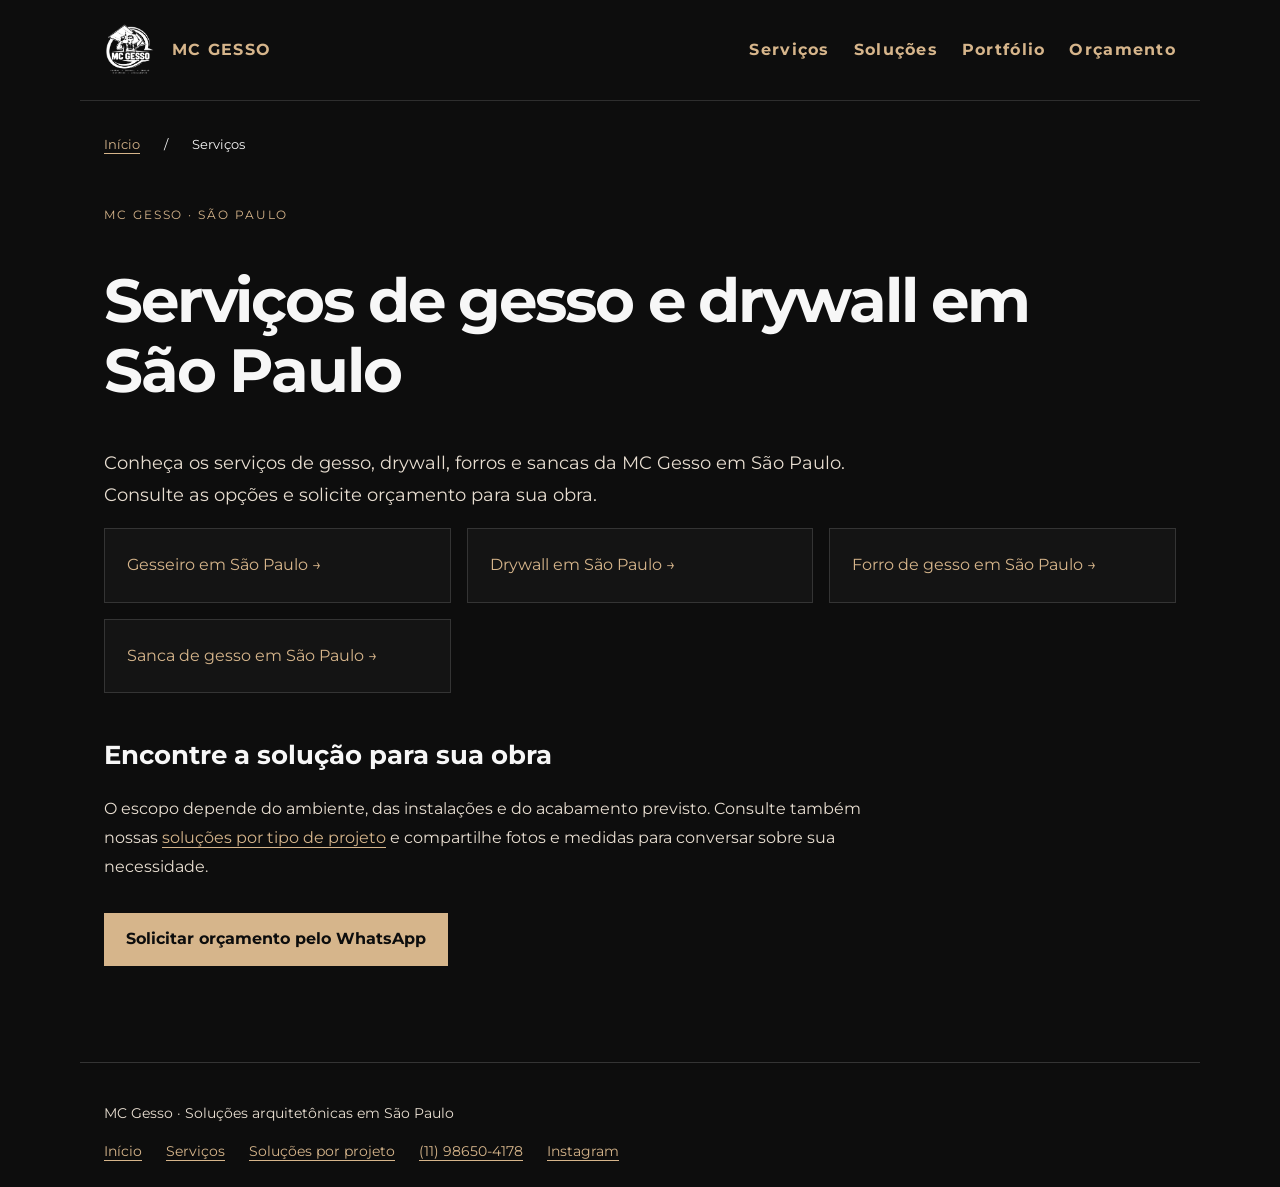
<file: servicos/index.html>
<!DOCTYPE html>
<html lang="pt-BR"><head><meta charset="UTF-8" /><meta name="viewport" content="width=device-width, initial-scale=1" />
<title>Serviços de gesso e drywall em São Paulo | MC Gesso</title>
<link rel="canonical" href="https://mcgesso.com.br/servicos/" />
<meta name="description" content="Conheça os serviços de gesso, drywall, forros e sancas da MC Gesso em São Paulo. Consulte as opções e solicite orçamento para sua obra." />
<meta name="robots" content="index, follow, max-image-preview:large" />
<meta property="og:locale" content="pt_BR" />
<meta property="og:type" content="website" />
<meta property="og:site_name" content="MC Gesso" />
<meta property="og:title" content="Serviços de gesso e drywall em São Paulo | MC Gesso" />
<meta property="og:description" content="Conheça os serviços de gesso, drywall, forros e sancas da MC Gesso em São Paulo. Consulte as opções e solicite orçamento para sua obra." />
<meta property="og:url" content="https://mcgesso.com.br/servicos/" />
<meta property="og:image" content="https://mcgesso.com.br/assets/portfolio/portfolio_06.png" />
<meta property="og:image:alt" content="Ambiente corporativo — portfólio MC Gesso" />
<meta name="twitter:card" content="summary_large_image" />
<meta name="twitter:title" content="Serviços de gesso e drywall em São Paulo | MC Gesso" />
<meta name="twitter:description" content="Conheça os serviços de gesso, drywall, forros e sancas da MC Gesso em São Paulo. Consulte as opções e solicite orçamento para sua obra." />
<meta name="twitter:image" content="https://mcgesso.com.br/assets/portfolio/portfolio_06.png" />
<link rel="icon" type="image/png" href="/assets/brand/logo_mc_gesso_white.png" />
<link rel="preconnect" href="https://fonts.googleapis.com" /><link rel="preconnect" href="https://fonts.gstatic.com" crossorigin />
<link href="https://fonts.googleapis.com/css2?family=Montserrat:wght@400;500;600;700;800&display=swap" rel="stylesheet" />
<link rel="stylesheet" href="/assets/css/services.css" />
<script type="application/ld+json">{"@context": "https://schema.org", "@graph": [{"@type": "BreadcrumbList", "itemListElement": [{"@type": "ListItem", "position": 1, "name": "Início", "item": "https://mcgesso.com.br/"}, {"@type": "ListItem", "position": 2, "name": "Serviços", "item": "https://mcgesso.com.br/servicos/"}]}, {"@type": "CollectionPage", "url": "https://mcgesso.com.br/servicos/", "name": "Serviços de gesso e drywall em São Paulo", "mainEntity": {"@type": "ItemList", "itemListElement": [{"@type": "ListItem", "position": 1, "url": "https://mcgesso.com.br/servicos/gesseiro-em-sao-paulo/", "name": "Gesseiro em São Paulo"}, {"@type": "ListItem", "position": 2, "url": "https://mcgesso.com.br/servicos/drywall-em-sao-paulo/", "name": "Drywall em São Paulo"}, {"@type": "ListItem", "position": 3, "url": "https://mcgesso.com.br/servicos/forro-de-gesso-em-sao-paulo/", "name": "Forro de gesso em São Paulo"}, {"@type": "ListItem", "position": 4, "url": "https://mcgesso.com.br/servicos/sanca-de-gesso-em-sao-paulo/", "name": "Sanca de gesso em São Paulo"}]}}]}</script>
</head><body><a class="skip" href="#conteudo">Ir para o conteúdo</a>
<header><a href="/"><img src="/assets/brand/logo_mc_gesso_white.png" alt="" width="52" height="52" />MC GESSO</a><nav aria-label="Menu principal"><a href="/servicos/">Serviços</a><a href="/solucoes/">Soluções</a><a href="/#portfolio">Portfólio</a><a href="/#orcamento">Orçamento</a></nav></header>
<main id="conteudo"><nav class="breadcrumb" aria-label="Caminho da página"><a href="/">Início</a> <span aria-hidden="true">/</span> <span aria-current="page">Serviços</span></nav><p class="eyebrow">MC Gesso · São Paulo</p><h1>Serviços de gesso e drywall em São Paulo</h1><p class="lead">Conheça os serviços de gesso, drywall, forros e sancas da MC Gesso em São Paulo. Consulte as opções e solicite orçamento para sua obra.</p><ul class="cards"><li><a href="/servicos/gesseiro-em-sao-paulo/">Gesseiro em São Paulo →</a></li><li><a href="/servicos/drywall-em-sao-paulo/">Drywall em São Paulo →</a></li><li><a href="/servicos/forro-de-gesso-em-sao-paulo/">Forro de gesso em São Paulo →</a></li><li><a href="/servicos/sanca-de-gesso-em-sao-paulo/">Sanca de gesso em São Paulo →</a></li></ul><section><h2>Encontre a solução para sua obra</h2><p>O escopo depende do ambiente, das instalações e do acabamento previsto. Consulte também nossas <a href="/solucoes/">soluções por tipo de projeto</a> e compartilhe fotos e medidas para conversar sobre sua necessidade.</p><a class="cta" href="https://wa.me/5511986504178?text=Ol%C3%A1%2C%20MC%20Gesso%21%20Gostaria%20de%20um%20or%C3%A7amento%3A%20Servi%C3%A7os%20de%20gesso%20e%20drywall%20em%20S%C3%A3o%20Paulo.%20Bairro%3A%20__.%20Medidas%20aproximadas%3A%20__.%20Prazo%20desejado%3A%20__.">Solicitar orçamento pelo WhatsApp</a></section></main>
<footer><p>MC Gesso · Soluções arquitetônicas em São Paulo</p><nav aria-label="Links do rodapé"><a href="/">Início</a><a href="/servicos/">Serviços</a><a href="/solucoes/">Soluções por projeto</a><a href="tel:+5511986504178">(11) 98650-4178</a><a href="https://www.instagram.com/mc.gesso.ofc/">Instagram</a></nav></footer></body></html>
</file>
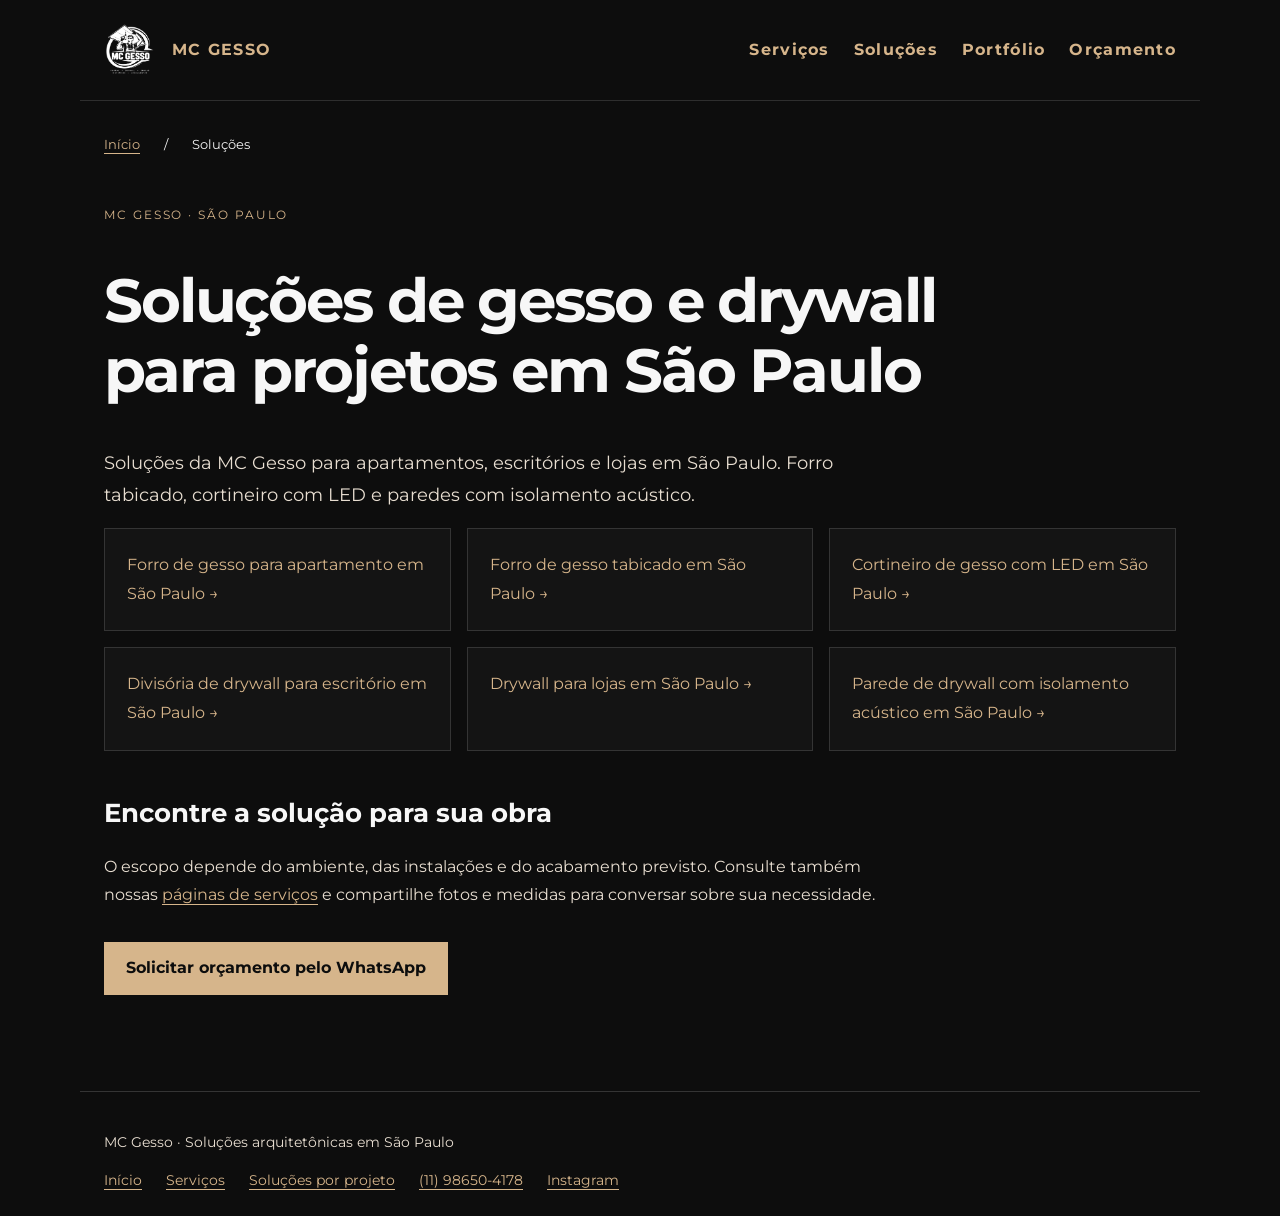
<file: solucoes/index.html>
<!DOCTYPE html>
<html lang="pt-BR"><head><meta charset="UTF-8" /><meta name="viewport" content="width=device-width, initial-scale=1" />
<title>Soluções de gesso e drywall para projetos em São Paulo | MC Gesso</title>
<link rel="canonical" href="https://mcgesso.com.br/solucoes/" />
<meta name="description" content="Soluções da MC Gesso para apartamentos, escritórios e lojas em São Paulo. Forro tabicado, cortineiro com LED e paredes com isolamento acústico." />
<meta name="robots" content="index, follow, max-image-preview:large" />
<meta property="og:locale" content="pt_BR" />
<meta property="og:type" content="website" />
<meta property="og:site_name" content="MC Gesso" />
<meta property="og:title" content="Soluções de gesso e drywall para projetos em São Paulo | MC Gesso" />
<meta property="og:description" content="Soluções da MC Gesso para apartamentos, escritórios e lojas em São Paulo. Forro tabicado, cortineiro com LED e paredes com isolamento acústico." />
<meta property="og:url" content="https://mcgesso.com.br/solucoes/" />
<meta property="og:image" content="https://mcgesso.com.br/assets/portfolio/portfolio_06.png" />
<meta property="og:image:alt" content="Ambiente corporativo — portfólio MC Gesso" />
<meta name="twitter:card" content="summary_large_image" />
<meta name="twitter:title" content="Soluções de gesso e drywall para projetos em São Paulo | MC Gesso" />
<meta name="twitter:description" content="Soluções da MC Gesso para apartamentos, escritórios e lojas em São Paulo. Forro tabicado, cortineiro com LED e paredes com isolamento acústico." />
<meta name="twitter:image" content="https://mcgesso.com.br/assets/portfolio/portfolio_06.png" />
<link rel="icon" type="image/png" href="/assets/brand/logo_mc_gesso_white.png" />
<link rel="preconnect" href="https://fonts.googleapis.com" /><link rel="preconnect" href="https://fonts.gstatic.com" crossorigin />
<link href="https://fonts.googleapis.com/css2?family=Montserrat:wght@400;500;600;700;800&display=swap" rel="stylesheet" />
<link rel="stylesheet" href="/assets/css/services.css" />
<script type="application/ld+json">{"@context": "https://schema.org", "@graph": [{"@type": "BreadcrumbList", "itemListElement": [{"@type": "ListItem", "position": 1, "name": "Início", "item": "https://mcgesso.com.br/"}, {"@type": "ListItem", "position": 2, "name": "Soluções", "item": "https://mcgesso.com.br/solucoes/"}]}, {"@type": "CollectionPage", "url": "https://mcgesso.com.br/solucoes/", "name": "Soluções de gesso e drywall para projetos em São Paulo", "mainEntity": {"@type": "ItemList", "itemListElement": [{"@type": "ListItem", "position": 1, "url": "https://mcgesso.com.br/solucoes/forro-de-gesso-para-apartamento-em-sao-paulo/", "name": "Forro de gesso para apartamento em São Paulo"}, {"@type": "ListItem", "position": 2, "url": "https://mcgesso.com.br/solucoes/forro-de-gesso-tabicado-em-sao-paulo/", "name": "Forro de gesso tabicado em São Paulo"}, {"@type": "ListItem", "position": 3, "url": "https://mcgesso.com.br/solucoes/cortineiro-de-gesso-com-led-em-sao-paulo/", "name": "Cortineiro de gesso com LED em São Paulo"}, {"@type": "ListItem", "position": 4, "url": "https://mcgesso.com.br/solucoes/divisoria-de-drywall-para-escritorio-em-sao-paulo/", "name": "Divisória de drywall para escritório em São Paulo"}, {"@type": "ListItem", "position": 5, "url": "https://mcgesso.com.br/solucoes/drywall-para-lojas-em-sao-paulo/", "name": "Drywall para lojas em São Paulo"}, {"@type": "ListItem", "position": 6, "url": "https://mcgesso.com.br/solucoes/parede-de-drywall-com-isolamento-acustico-em-sao-paulo/", "name": "Parede de drywall com isolamento acústico em São Paulo"}]}}]}</script>
</head><body><a class="skip" href="#conteudo">Ir para o conteúdo</a>
<header><a href="/"><img src="/assets/brand/logo_mc_gesso_white.png" alt="" width="52" height="52" />MC GESSO</a><nav aria-label="Menu principal"><a href="/servicos/">Serviços</a><a href="/solucoes/">Soluções</a><a href="/#portfolio">Portfólio</a><a href="/#orcamento">Orçamento</a></nav></header>
<main id="conteudo"><nav class="breadcrumb" aria-label="Caminho da página"><a href="/">Início</a> <span aria-hidden="true">/</span> <span aria-current="page">Soluções</span></nav><p class="eyebrow">MC Gesso · São Paulo</p><h1>Soluções de gesso e drywall para projetos em São Paulo</h1><p class="lead">Soluções da MC Gesso para apartamentos, escritórios e lojas em São Paulo. Forro tabicado, cortineiro com LED e paredes com isolamento acústico.</p><ul class="cards"><li><a href="/solucoes/forro-de-gesso-para-apartamento-em-sao-paulo/">Forro de gesso para apartamento em São Paulo →</a></li><li><a href="/solucoes/forro-de-gesso-tabicado-em-sao-paulo/">Forro de gesso tabicado em São Paulo →</a></li><li><a href="/solucoes/cortineiro-de-gesso-com-led-em-sao-paulo/">Cortineiro de gesso com LED em São Paulo →</a></li><li><a href="/solucoes/divisoria-de-drywall-para-escritorio-em-sao-paulo/">Divisória de drywall para escritório em São Paulo →</a></li><li><a href="/solucoes/drywall-para-lojas-em-sao-paulo/">Drywall para lojas em São Paulo →</a></li><li><a href="/solucoes/parede-de-drywall-com-isolamento-acustico-em-sao-paulo/">Parede de drywall com isolamento acústico em São Paulo →</a></li></ul><section><h2>Encontre a solução para sua obra</h2><p>O escopo depende do ambiente, das instalações e do acabamento previsto. Consulte também nossas <a href="/servicos/">páginas de serviços</a> e compartilhe fotos e medidas para conversar sobre sua necessidade.</p><a class="cta" href="https://wa.me/5511986504178?text=Ol%C3%A1%2C%20MC%20Gesso%21%20Gostaria%20de%20um%20or%C3%A7amento%3A%20Solu%C3%A7%C3%B5es%20de%20gesso%20e%20drywall%20para%20projetos%20em%20S%C3%A3o%20Paulo.%20Bairro%3A%20__.%20Medidas%20aproximadas%3A%20__.%20Prazo%20desejado%3A%20__.">Solicitar orçamento pelo WhatsApp</a></section></main>
<footer><p>MC Gesso · Soluções arquitetônicas em São Paulo</p><nav aria-label="Links do rodapé"><a href="/">Início</a><a href="/servicos/">Serviços</a><a href="/solucoes/">Soluções por projeto</a><a href="tel:+5511986504178">(11) 98650-4178</a><a href="https://www.instagram.com/mc.gesso.ofc/">Instagram</a></nav></footer></body></html>
</file>
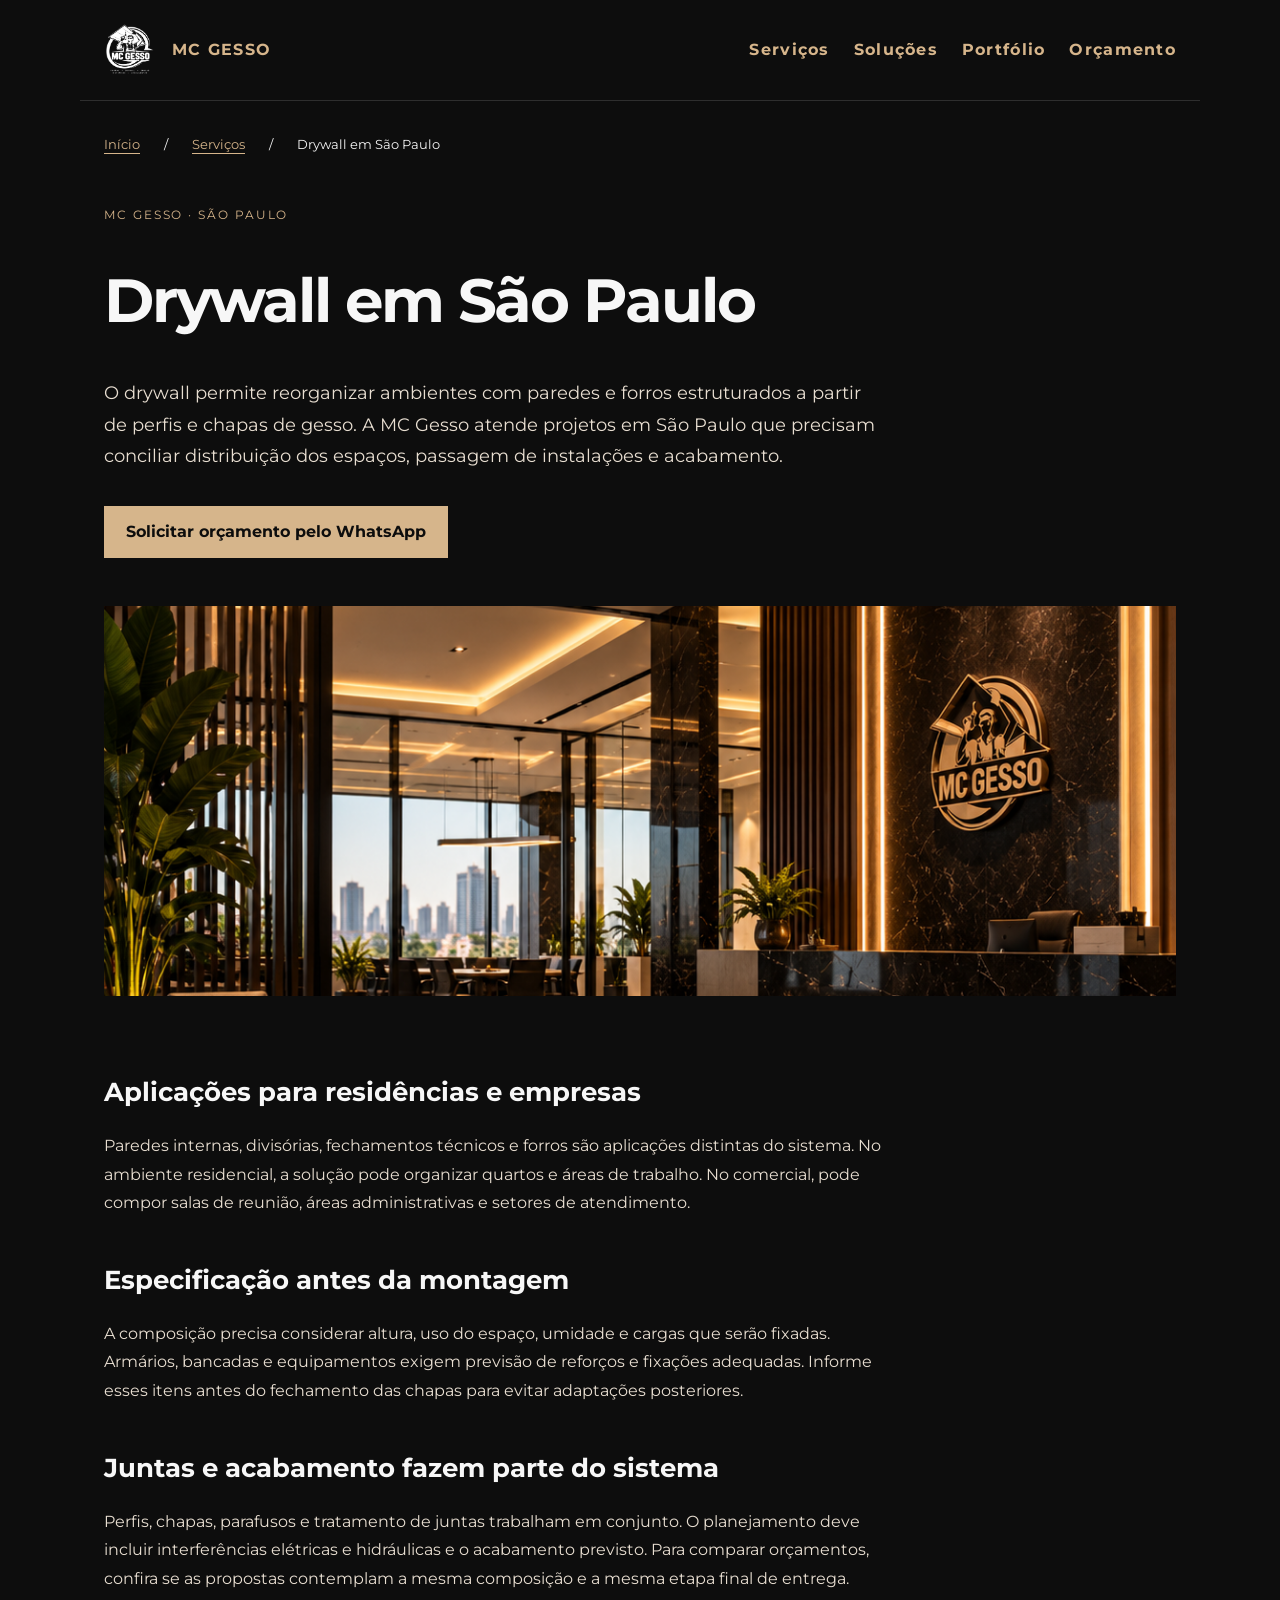
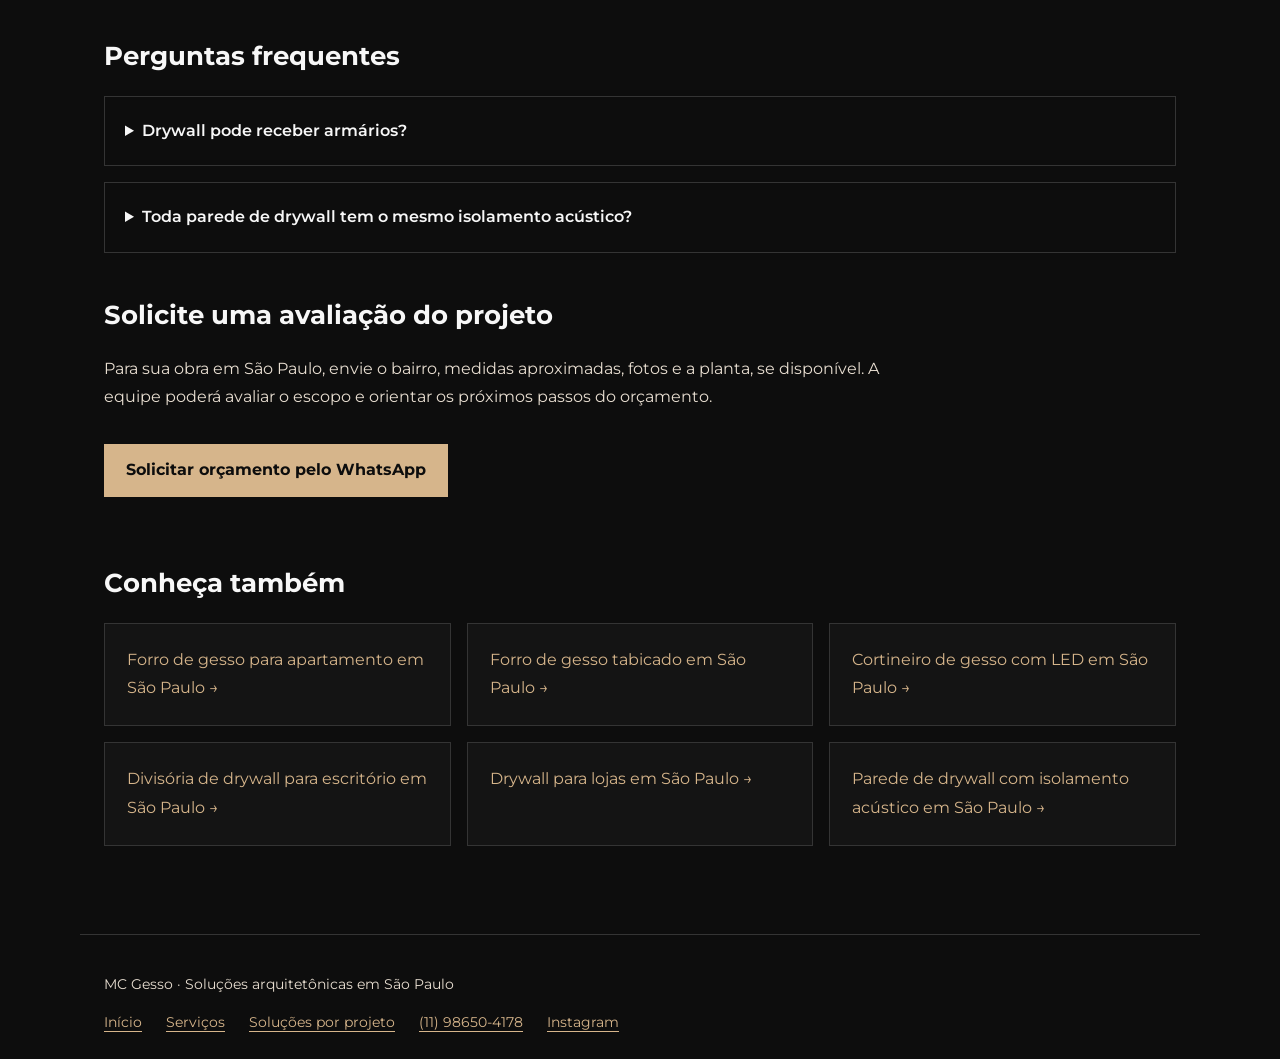
<file: servicos/drywall-em-sao-paulo/index.html>
<!DOCTYPE html>
<html lang="pt-BR"><head><meta charset="UTF-8" /><meta name="viewport" content="width=device-width, initial-scale=1" />
<title>Drywall em São Paulo | MC Gesso</title>
<link rel="canonical" href="https://mcgesso.com.br/servicos/drywall-em-sao-paulo/" />
<meta name="description" content="Instalação de drywall em São Paulo para paredes, divisórias e forros. Soluções da MC Gesso para ambientes residenciais e comerciais. Peça orçamento." />
<meta name="robots" content="index, follow, max-image-preview:large" />
<meta property="og:locale" content="pt_BR" />
<meta property="og:type" content="website" />
<meta property="og:site_name" content="MC Gesso" />
<meta property="og:title" content="Drywall em São Paulo | MC Gesso" />
<meta property="og:description" content="Instalação de drywall em São Paulo para paredes, divisórias e forros. Soluções da MC Gesso para ambientes residenciais e comerciais. Peça orçamento." />
<meta property="og:url" content="https://mcgesso.com.br/servicos/drywall-em-sao-paulo/" />
<meta property="og:image" content="https://mcgesso.com.br/assets/portfolio/portfolio_06.png" />
<meta property="og:image:alt" content="Ambiente corporativo — portfólio MC Gesso" />
<meta name="twitter:card" content="summary_large_image" />
<meta name="twitter:title" content="Drywall em São Paulo | MC Gesso" />
<meta name="twitter:description" content="Instalação de drywall em São Paulo para paredes, divisórias e forros. Soluções da MC Gesso para ambientes residenciais e comerciais. Peça orçamento." />
<meta name="twitter:image" content="https://mcgesso.com.br/assets/portfolio/portfolio_06.png" />
<link rel="icon" type="image/png" href="/assets/brand/logo_mc_gesso_white.png" />
<link rel="preconnect" href="https://fonts.googleapis.com" /><link rel="preconnect" href="https://fonts.gstatic.com" crossorigin />
<link href="https://fonts.googleapis.com/css2?family=Montserrat:wght@400;500;600;700;800&display=swap" rel="stylesheet" />
<link rel="stylesheet" href="/assets/css/services.css" />
<script type="application/ld+json">{"@context": "https://schema.org", "@graph": [{"@type": "BreadcrumbList", "itemListElement": [{"@type": "ListItem", "position": 1, "name": "Início", "item": "https://mcgesso.com.br/"}, {"@type": "ListItem", "position": 2, "name": "Serviços", "item": "https://mcgesso.com.br/servicos/"}, {"@type": "ListItem", "position": 3, "name": "Drywall em São Paulo", "item": "https://mcgesso.com.br/servicos/drywall-em-sao-paulo/"}]}, {"@type": "Service", "@id": "https://mcgesso.com.br/servicos/drywall-em-sao-paulo/#service", "name": "Drywall em São Paulo", "description": "Instalação de drywall em São Paulo para paredes, divisórias e forros. Soluções da MC Gesso para ambientes residenciais e comerciais. Peça orçamento.", "url": "https://mcgesso.com.br/servicos/drywall-em-sao-paulo/", "provider": {"@id": "https://mcgesso.com.br/#business"}, "areaServed": {"@type": "City", "name": "São Paulo"}}, {"@type": "FAQPage", "mainEntity": [{"@type": "Question", "name": "Drywall pode receber armários?", "acceptedAnswer": {"@type": "Answer", "text": "Pode, desde que cargas, reforços e fixações sejam dimensionados para o uso. Informe o mobiliário antes da execução."}}, {"@type": "Question", "name": "Toda parede de drywall tem o mesmo isolamento acústico?", "acceptedAnswer": {"@type": "Answer", "text": "Não. O desempenho depende da composição, do preenchimento, das juntas e das transmissões de som pelo restante do ambiente."}}]}]}</script>
</head><body><a class="skip" href="#conteudo">Ir para o conteúdo</a>
<header><a href="/"><img src="/assets/brand/logo_mc_gesso_white.png" alt="" width="52" height="52" />MC GESSO</a><nav aria-label="Menu principal"><a href="/servicos/">Serviços</a><a href="/solucoes/">Soluções</a><a href="/#portfolio">Portfólio</a><a href="/#orcamento">Orçamento</a></nav></header>
<main id="conteudo"><nav class="breadcrumb" aria-label="Caminho da página"><a href="/">Início</a> <span aria-hidden="true">/</span> <a href="/servicos/">Serviços</a> <span aria-hidden="true">/</span> <span aria-current="page">Drywall em São Paulo</span></nav><p class="eyebrow">MC Gesso · São Paulo</p><h1>Drywall em São Paulo</h1><p class="lead">O drywall permite reorganizar ambientes com paredes e forros estruturados a partir de perfis e chapas de gesso. A MC Gesso atende projetos em São Paulo que precisam conciliar distribuição dos espaços, passagem de instalações e acabamento.</p><a class="cta" href="https://wa.me/5511986504178?text=Ol%C3%A1%2C%20MC%20Gesso%21%20Gostaria%20de%20um%20or%C3%A7amento%3A%20Drywall%20em%20S%C3%A3o%20Paulo.%20Bairro%3A%20__.%20Medidas%20aproximadas%3A%20__.%20Prazo%20desejado%3A%20__.">Solicitar orçamento pelo WhatsApp</a><img class="cover" src="/assets/portfolio/portfolio_06.png" width="1122" height="1402" alt="Ambiente corporativo do portfólio MC Gesso" /><section><h2>Aplicações para residências e empresas</h2><p>Paredes internas, divisórias, fechamentos técnicos e forros são aplicações distintas do sistema. No ambiente residencial, a solução pode organizar quartos e áreas de trabalho. No comercial, pode compor salas de reunião, áreas administrativas e setores de atendimento.</p></section><section><h2>Especificação antes da montagem</h2><p>A composição precisa considerar altura, uso do espaço, umidade e cargas que serão fixadas. Armários, bancadas e equipamentos exigem previsão de reforços e fixações adequadas. Informe esses itens antes do fechamento das chapas para evitar adaptações posteriores.</p></section><section><h2>Juntas e acabamento fazem parte do sistema</h2><p>Perfis, chapas, parafusos e tratamento de juntas trabalham em conjunto. O planejamento deve incluir interferências elétricas e hidráulicas e o acabamento previsto. Para comparar orçamentos, confira se as propostas contemplam a mesma composição e a mesma etapa final de entrega.</p></section><section aria-labelledby="perguntas"><h2 id="perguntas">Perguntas frequentes</h2><details><summary>Drywall pode receber armários?</summary><p>Pode, desde que cargas, reforços e fixações sejam dimensionados para o uso. Informe o mobiliário antes da execução.</p></details><details><summary>Toda parede de drywall tem o mesmo isolamento acústico?</summary><p>Não. O desempenho depende da composição, do preenchimento, das juntas e das transmissões de som pelo restante do ambiente.</p></details></section><section><h2>Solicite uma avaliação do projeto</h2><p>Para sua obra em São Paulo, envie o bairro, medidas aproximadas, fotos e a planta, se disponível. A equipe poderá avaliar o escopo e orientar os próximos passos do orçamento.</p><a class="cta" href="https://wa.me/5511986504178?text=Ol%C3%A1%2C%20MC%20Gesso%21%20Gostaria%20de%20um%20or%C3%A7amento%3A%20Drywall%20em%20S%C3%A3o%20Paulo.%20Bairro%3A%20__.%20Medidas%20aproximadas%3A%20__.%20Prazo%20desejado%3A%20__.">Solicitar orçamento pelo WhatsApp</a></section><section><h2>Conheça também</h2><ul class="cards"><li><a href="/solucoes/forro-de-gesso-para-apartamento-em-sao-paulo/">Forro de gesso para apartamento em São Paulo →</a></li><li><a href="/solucoes/forro-de-gesso-tabicado-em-sao-paulo/">Forro de gesso tabicado em São Paulo →</a></li><li><a href="/solucoes/cortineiro-de-gesso-com-led-em-sao-paulo/">Cortineiro de gesso com LED em São Paulo →</a></li><li><a href="/solucoes/divisoria-de-drywall-para-escritorio-em-sao-paulo/">Divisória de drywall para escritório em São Paulo →</a></li><li><a href="/solucoes/drywall-para-lojas-em-sao-paulo/">Drywall para lojas em São Paulo →</a></li><li><a href="/solucoes/parede-de-drywall-com-isolamento-acustico-em-sao-paulo/">Parede de drywall com isolamento acústico em São Paulo →</a></li></ul></section></main>
<footer><p>MC Gesso · Soluções arquitetônicas em São Paulo</p><nav aria-label="Links do rodapé"><a href="/">Início</a><a href="/servicos/">Serviços</a><a href="/solucoes/">Soluções por projeto</a><a href="tel:+5511986504178">(11) 98650-4178</a><a href="https://www.instagram.com/mc.gesso.ofc/">Instagram</a></nav></footer></body></html>
</file>
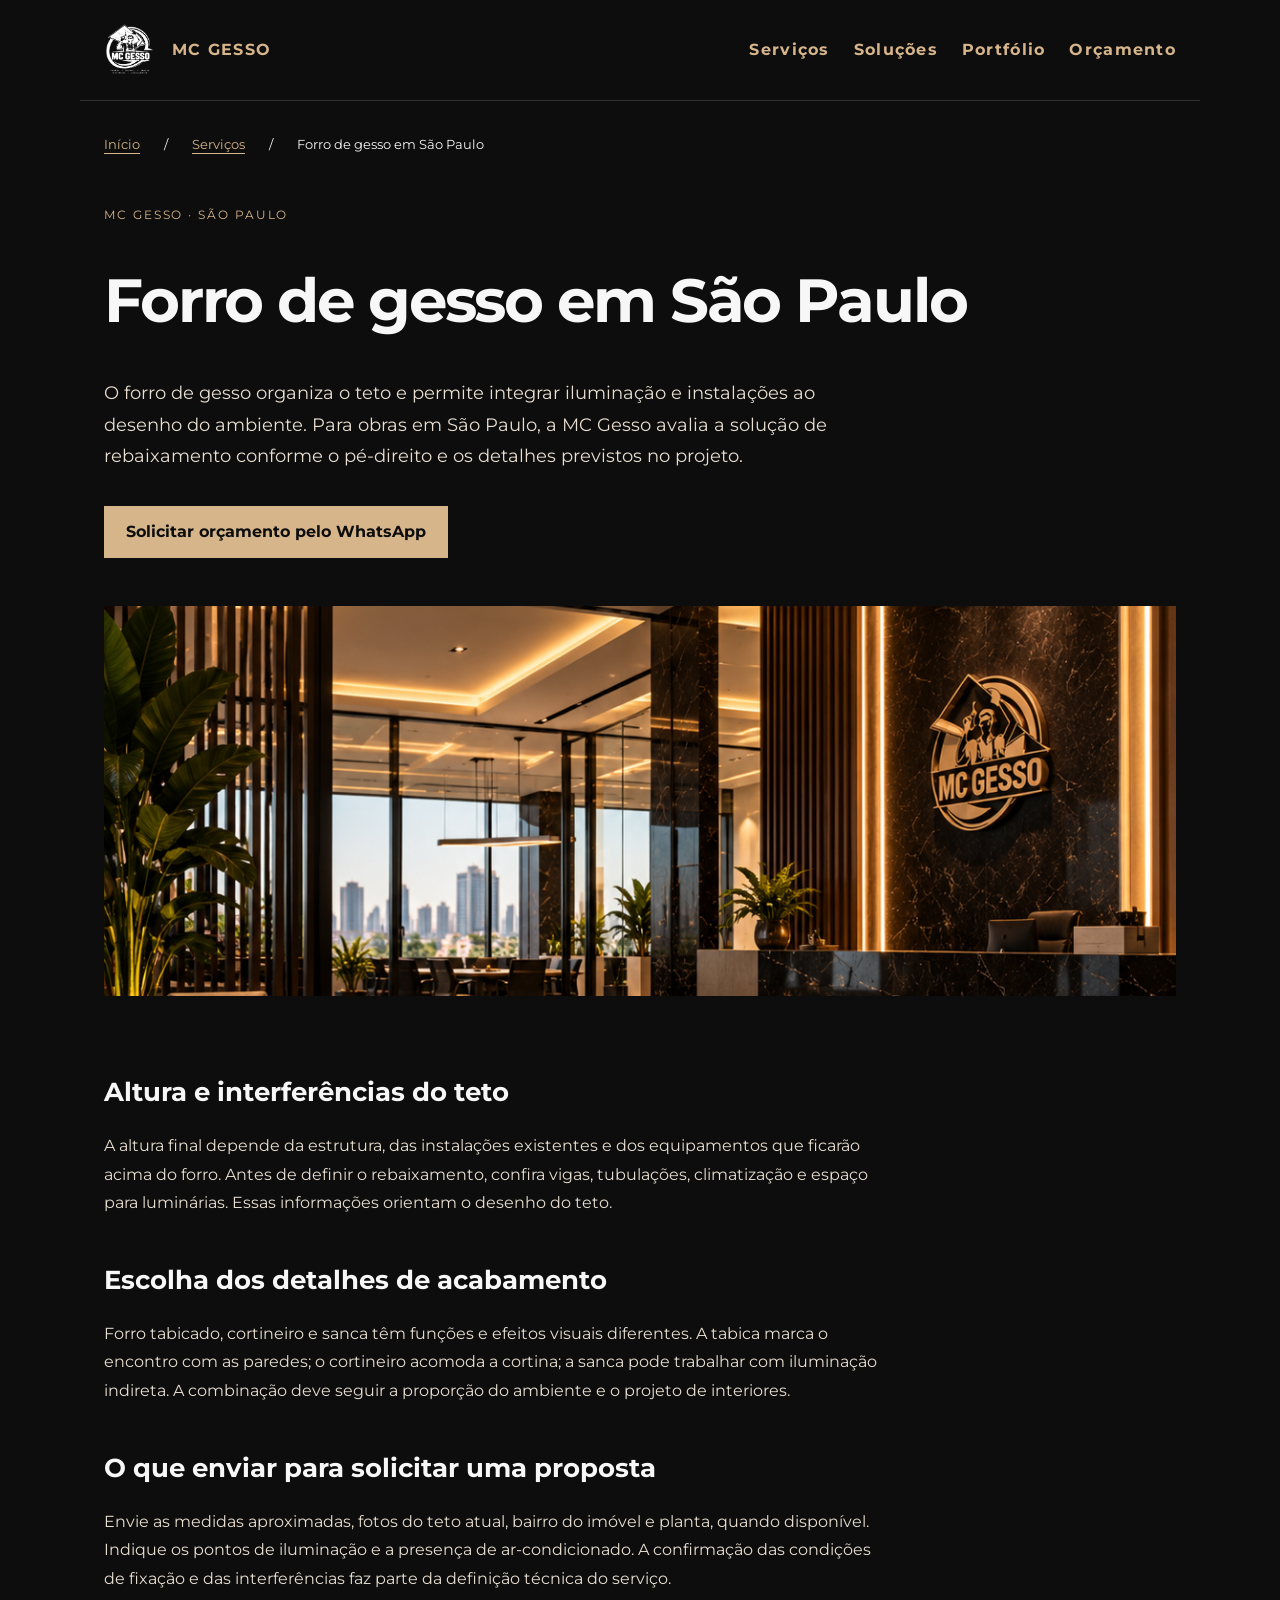
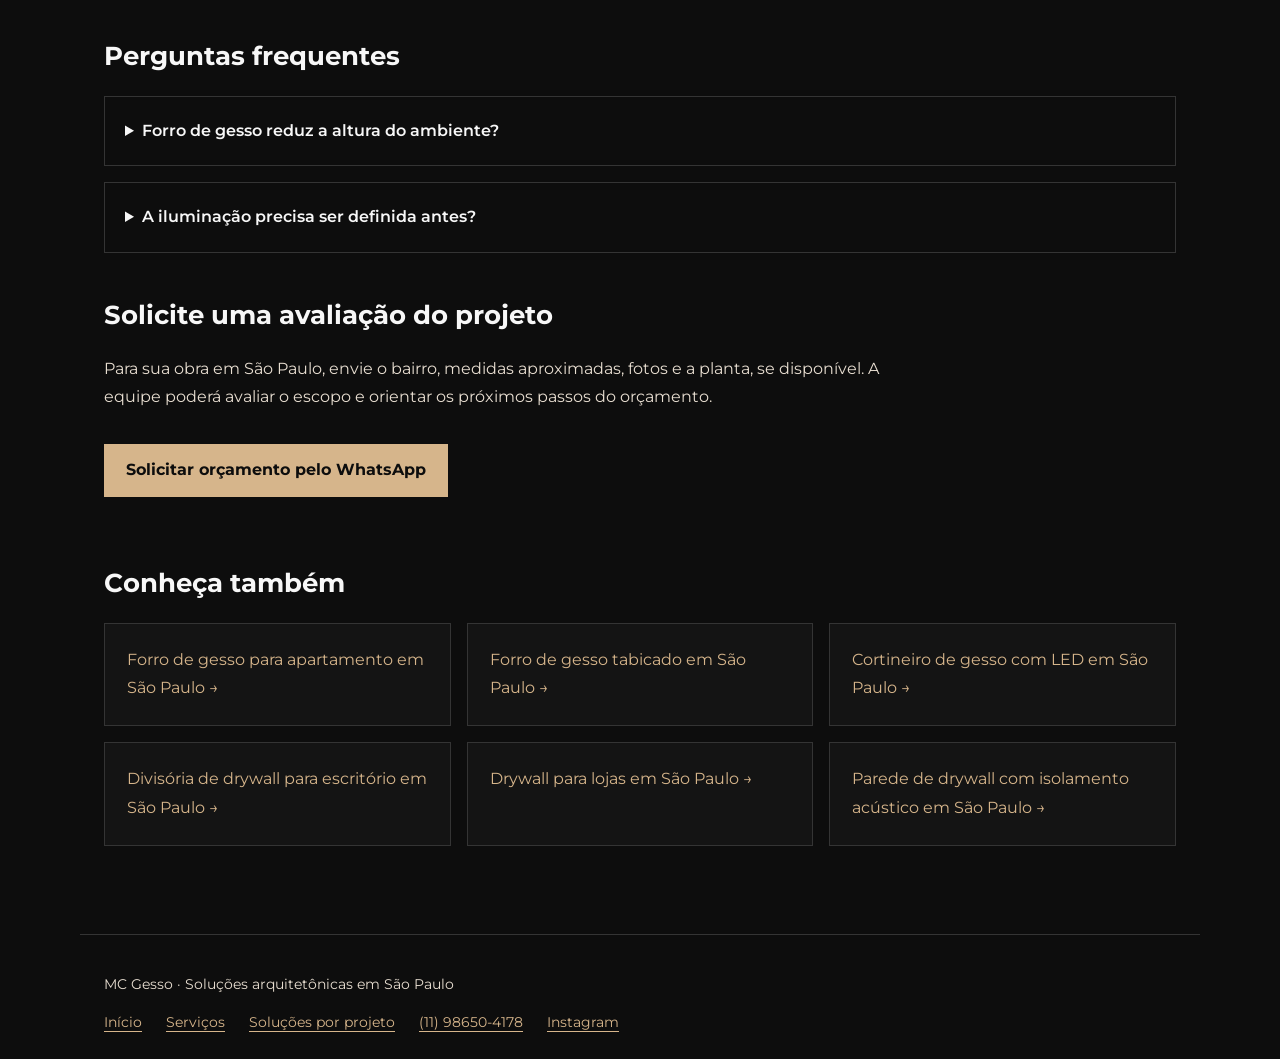
<file: servicos/forro-de-gesso-em-sao-paulo/index.html>
<!DOCTYPE html>
<html lang="pt-BR"><head><meta charset="UTF-8" /><meta name="viewport" content="width=device-width, initial-scale=1" />
<title>Forro de gesso em São Paulo | MC Gesso</title>
<link rel="canonical" href="https://mcgesso.com.br/servicos/forro-de-gesso-em-sao-paulo/" />
<meta name="description" content="Forro de gesso em São Paulo com planejamento de rebaixamento, iluminação e instalações. Conheça as soluções da MC Gesso para seu projeto." />
<meta name="robots" content="index, follow, max-image-preview:large" />
<meta property="og:locale" content="pt_BR" />
<meta property="og:type" content="website" />
<meta property="og:site_name" content="MC Gesso" />
<meta property="og:title" content="Forro de gesso em São Paulo | MC Gesso" />
<meta property="og:description" content="Forro de gesso em São Paulo com planejamento de rebaixamento, iluminação e instalações. Conheça as soluções da MC Gesso para seu projeto." />
<meta property="og:url" content="https://mcgesso.com.br/servicos/forro-de-gesso-em-sao-paulo/" />
<meta property="og:image" content="https://mcgesso.com.br/assets/portfolio/portfolio_06.png" />
<meta property="og:image:alt" content="Ambiente corporativo — portfólio MC Gesso" />
<meta name="twitter:card" content="summary_large_image" />
<meta name="twitter:title" content="Forro de gesso em São Paulo | MC Gesso" />
<meta name="twitter:description" content="Forro de gesso em São Paulo com planejamento de rebaixamento, iluminação e instalações. Conheça as soluções da MC Gesso para seu projeto." />
<meta name="twitter:image" content="https://mcgesso.com.br/assets/portfolio/portfolio_06.png" />
<link rel="icon" type="image/png" href="/assets/brand/logo_mc_gesso_white.png" />
<link rel="preconnect" href="https://fonts.googleapis.com" /><link rel="preconnect" href="https://fonts.gstatic.com" crossorigin />
<link href="https://fonts.googleapis.com/css2?family=Montserrat:wght@400;500;600;700;800&display=swap" rel="stylesheet" />
<link rel="stylesheet" href="/assets/css/services.css" />
<script type="application/ld+json">{"@context": "https://schema.org", "@graph": [{"@type": "BreadcrumbList", "itemListElement": [{"@type": "ListItem", "position": 1, "name": "Início", "item": "https://mcgesso.com.br/"}, {"@type": "ListItem", "position": 2, "name": "Serviços", "item": "https://mcgesso.com.br/servicos/"}, {"@type": "ListItem", "position": 3, "name": "Forro de gesso em São Paulo", "item": "https://mcgesso.com.br/servicos/forro-de-gesso-em-sao-paulo/"}]}, {"@type": "Service", "@id": "https://mcgesso.com.br/servicos/forro-de-gesso-em-sao-paulo/#service", "name": "Forro de gesso em São Paulo", "description": "Forro de gesso em São Paulo com planejamento de rebaixamento, iluminação e instalações. Conheça as soluções da MC Gesso para seu projeto.", "url": "https://mcgesso.com.br/servicos/forro-de-gesso-em-sao-paulo/", "provider": {"@id": "https://mcgesso.com.br/#business"}, "areaServed": {"@type": "City", "name": "São Paulo"}}, {"@type": "FAQPage", "mainEntity": [{"@type": "Question", "name": "Forro de gesso reduz a altura do ambiente?", "acceptedAnswer": {"@type": "Answer", "text": "Sim. O rebaixamento necessário depende da estrutura e das instalações previstas, devendo ser verificado no projeto."}}, {"@type": "Question", "name": "A iluminação precisa ser definida antes?", "acceptedAnswer": {"@type": "Answer", "text": "É recomendável definir posições, recortes e equipamentos antes da montagem para compatibilizar o forro e as instalações."}}]}]}</script>
</head><body><a class="skip" href="#conteudo">Ir para o conteúdo</a>
<header><a href="/"><img src="/assets/brand/logo_mc_gesso_white.png" alt="" width="52" height="52" />MC GESSO</a><nav aria-label="Menu principal"><a href="/servicos/">Serviços</a><a href="/solucoes/">Soluções</a><a href="/#portfolio">Portfólio</a><a href="/#orcamento">Orçamento</a></nav></header>
<main id="conteudo"><nav class="breadcrumb" aria-label="Caminho da página"><a href="/">Início</a> <span aria-hidden="true">/</span> <a href="/servicos/">Serviços</a> <span aria-hidden="true">/</span> <span aria-current="page">Forro de gesso em São Paulo</span></nav><p class="eyebrow">MC Gesso · São Paulo</p><h1>Forro de gesso em São Paulo</h1><p class="lead">O forro de gesso organiza o teto e permite integrar iluminação e instalações ao desenho do ambiente. Para obras em São Paulo, a MC Gesso avalia a solução de rebaixamento conforme o pé-direito e os detalhes previstos no projeto.</p><a class="cta" href="https://wa.me/5511986504178?text=Ol%C3%A1%2C%20MC%20Gesso%21%20Gostaria%20de%20um%20or%C3%A7amento%3A%20Forro%20de%20gesso%20em%20S%C3%A3o%20Paulo.%20Bairro%3A%20__.%20Medidas%20aproximadas%3A%20__.%20Prazo%20desejado%3A%20__.">Solicitar orçamento pelo WhatsApp</a><img class="cover" src="/assets/portfolio/portfolio_06.png" width="1122" height="1402" alt="Ambiente corporativo do portfólio MC Gesso" /><section><h2>Altura e interferências do teto</h2><p>A altura final depende da estrutura, das instalações existentes e dos equipamentos que ficarão acima do forro. Antes de definir o rebaixamento, confira vigas, tubulações, climatização e espaço para luminárias. Essas informações orientam o desenho do teto.</p></section><section><h2>Escolha dos detalhes de acabamento</h2><p>Forro tabicado, cortineiro e sanca têm funções e efeitos visuais diferentes. A tabica marca o encontro com as paredes; o cortineiro acomoda a cortina; a sanca pode trabalhar com iluminação indireta. A combinação deve seguir a proporção do ambiente e o projeto de interiores.</p></section><section><h2>O que enviar para solicitar uma proposta</h2><p>Envie as medidas aproximadas, fotos do teto atual, bairro do imóvel e planta, quando disponível. Indique os pontos de iluminação e a presença de ar-condicionado. A confirmação das condições de fixação e das interferências faz parte da definição técnica do serviço.</p></section><section aria-labelledby="perguntas"><h2 id="perguntas">Perguntas frequentes</h2><details><summary>Forro de gesso reduz a altura do ambiente?</summary><p>Sim. O rebaixamento necessário depende da estrutura e das instalações previstas, devendo ser verificado no projeto.</p></details><details><summary>A iluminação precisa ser definida antes?</summary><p>É recomendável definir posições, recortes e equipamentos antes da montagem para compatibilizar o forro e as instalações.</p></details></section><section><h2>Solicite uma avaliação do projeto</h2><p>Para sua obra em São Paulo, envie o bairro, medidas aproximadas, fotos e a planta, se disponível. A equipe poderá avaliar o escopo e orientar os próximos passos do orçamento.</p><a class="cta" href="https://wa.me/5511986504178?text=Ol%C3%A1%2C%20MC%20Gesso%21%20Gostaria%20de%20um%20or%C3%A7amento%3A%20Forro%20de%20gesso%20em%20S%C3%A3o%20Paulo.%20Bairro%3A%20__.%20Medidas%20aproximadas%3A%20__.%20Prazo%20desejado%3A%20__.">Solicitar orçamento pelo WhatsApp</a></section><section><h2>Conheça também</h2><ul class="cards"><li><a href="/solucoes/forro-de-gesso-para-apartamento-em-sao-paulo/">Forro de gesso para apartamento em São Paulo →</a></li><li><a href="/solucoes/forro-de-gesso-tabicado-em-sao-paulo/">Forro de gesso tabicado em São Paulo →</a></li><li><a href="/solucoes/cortineiro-de-gesso-com-led-em-sao-paulo/">Cortineiro de gesso com LED em São Paulo →</a></li><li><a href="/solucoes/divisoria-de-drywall-para-escritorio-em-sao-paulo/">Divisória de drywall para escritório em São Paulo →</a></li><li><a href="/solucoes/drywall-para-lojas-em-sao-paulo/">Drywall para lojas em São Paulo →</a></li><li><a href="/solucoes/parede-de-drywall-com-isolamento-acustico-em-sao-paulo/">Parede de drywall com isolamento acústico em São Paulo →</a></li></ul></section></main>
<footer><p>MC Gesso · Soluções arquitetônicas em São Paulo</p><nav aria-label="Links do rodapé"><a href="/">Início</a><a href="/servicos/">Serviços</a><a href="/solucoes/">Soluções por projeto</a><a href="tel:+5511986504178">(11) 98650-4178</a><a href="https://www.instagram.com/mc.gesso.ofc/">Instagram</a></nav></footer></body></html>
</file>
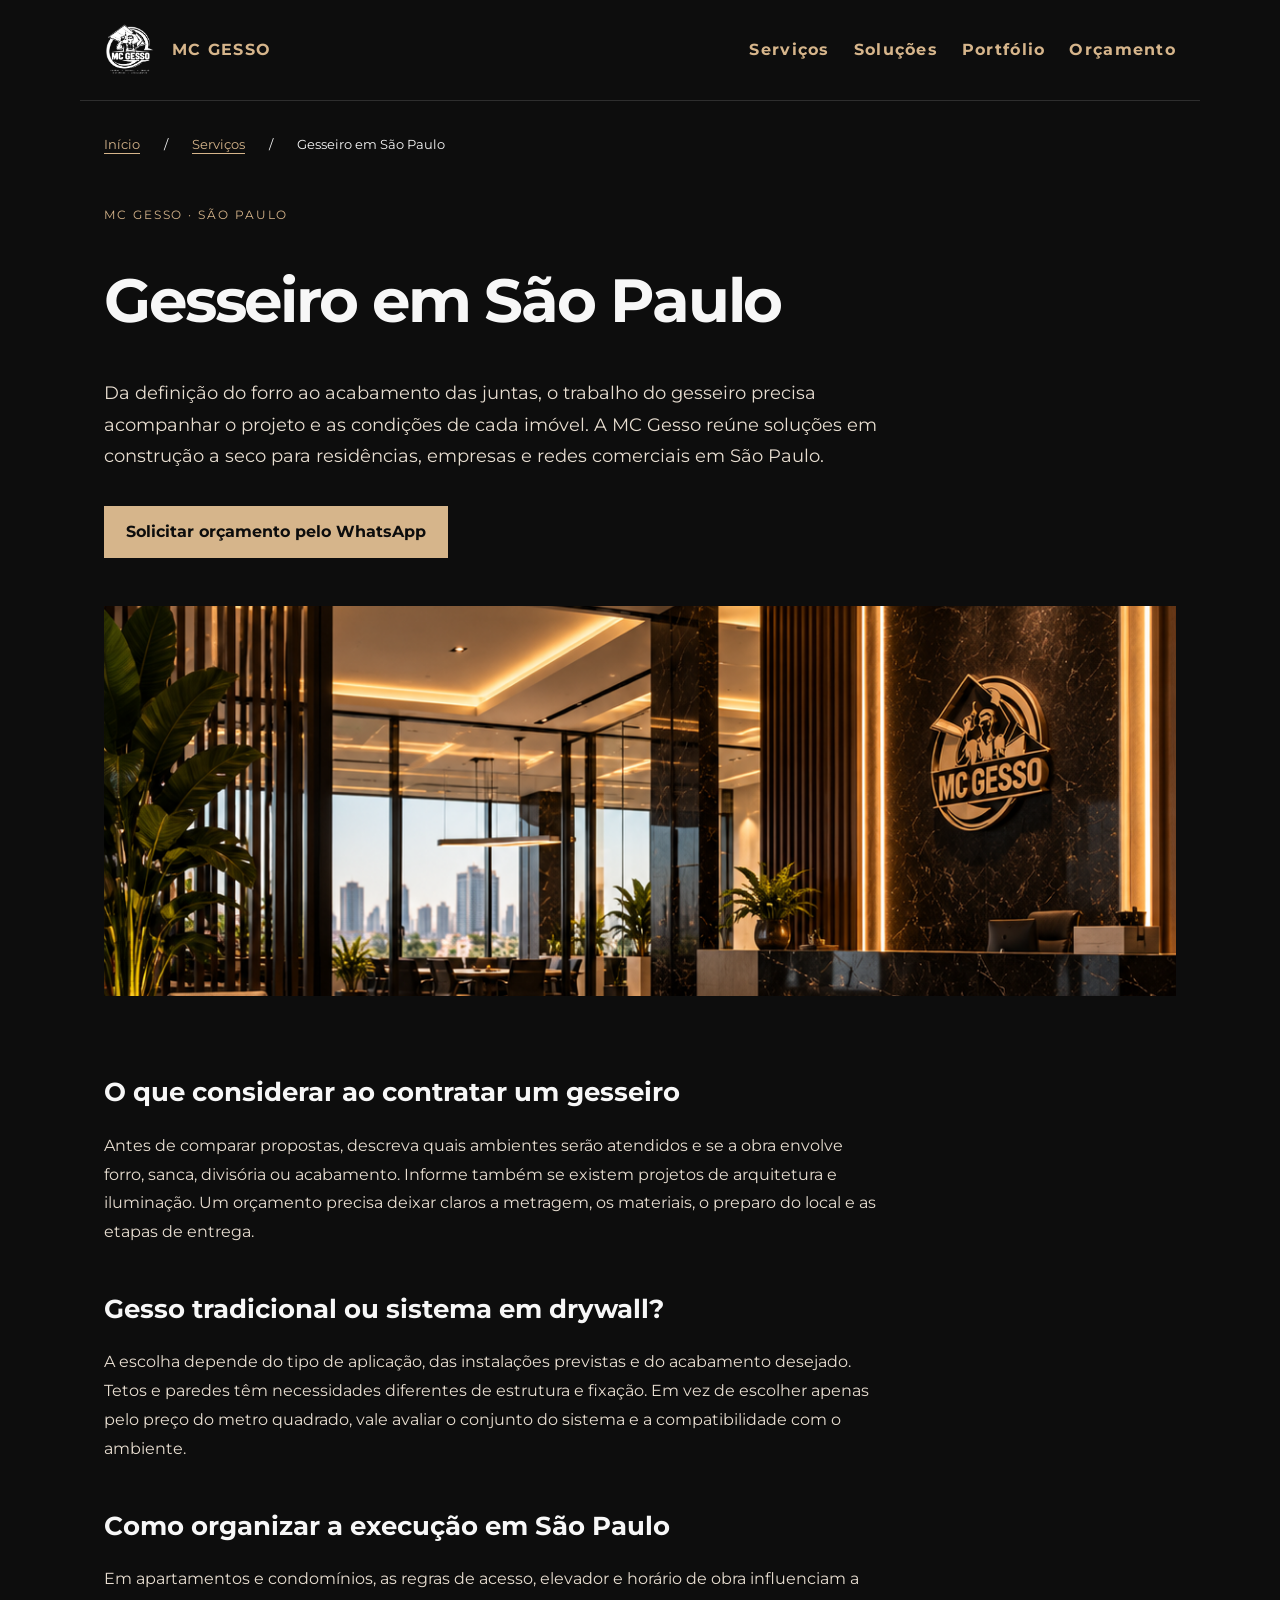
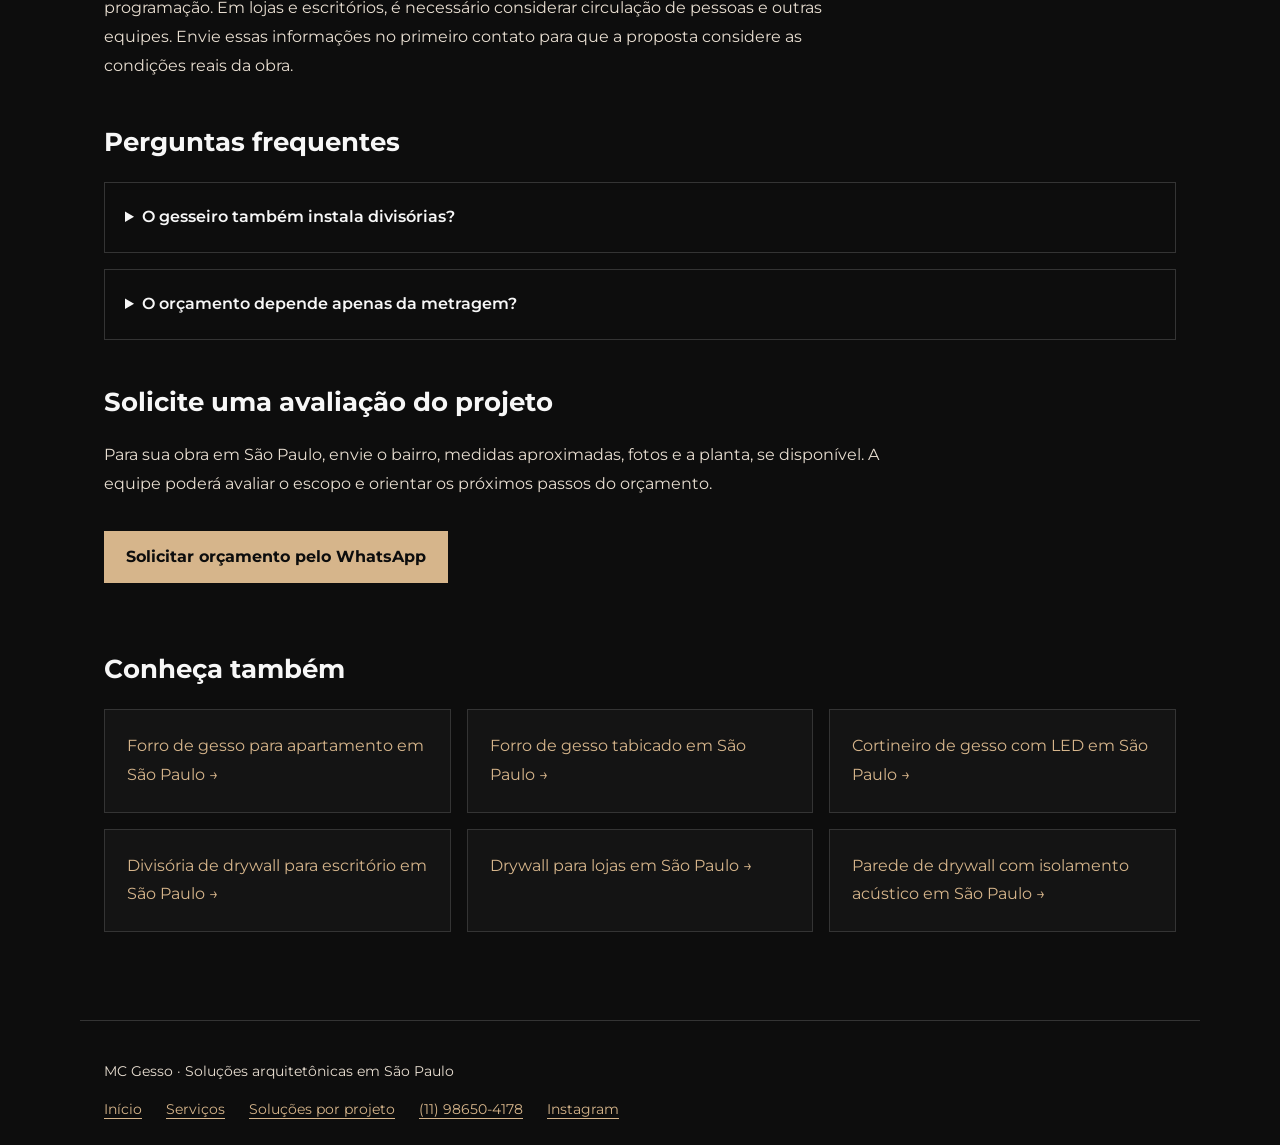
<file: servicos/gesseiro-em-sao-paulo/index.html>
<!DOCTYPE html>
<html lang="pt-BR"><head><meta charset="UTF-8" /><meta name="viewport" content="width=device-width, initial-scale=1" />
<title>Gesseiro em São Paulo | MC Gesso</title>
<link rel="canonical" href="https://mcgesso.com.br/servicos/gesseiro-em-sao-paulo/" />
<meta name="description" content="Serviços de gesso em São Paulo para obras residenciais e comerciais. Conheça forros, sancas e acabamentos da MC Gesso e solicite uma avaliação." />
<meta name="robots" content="index, follow, max-image-preview:large" />
<meta property="og:locale" content="pt_BR" />
<meta property="og:type" content="website" />
<meta property="og:site_name" content="MC Gesso" />
<meta property="og:title" content="Gesseiro em São Paulo | MC Gesso" />
<meta property="og:description" content="Serviços de gesso em São Paulo para obras residenciais e comerciais. Conheça forros, sancas e acabamentos da MC Gesso e solicite uma avaliação." />
<meta property="og:url" content="https://mcgesso.com.br/servicos/gesseiro-em-sao-paulo/" />
<meta property="og:image" content="https://mcgesso.com.br/assets/portfolio/portfolio_06.png" />
<meta property="og:image:alt" content="Ambiente corporativo — portfólio MC Gesso" />
<meta name="twitter:card" content="summary_large_image" />
<meta name="twitter:title" content="Gesseiro em São Paulo | MC Gesso" />
<meta name="twitter:description" content="Serviços de gesso em São Paulo para obras residenciais e comerciais. Conheça forros, sancas e acabamentos da MC Gesso e solicite uma avaliação." />
<meta name="twitter:image" content="https://mcgesso.com.br/assets/portfolio/portfolio_06.png" />
<link rel="icon" type="image/png" href="/assets/brand/logo_mc_gesso_white.png" />
<link rel="preconnect" href="https://fonts.googleapis.com" /><link rel="preconnect" href="https://fonts.gstatic.com" crossorigin />
<link href="https://fonts.googleapis.com/css2?family=Montserrat:wght@400;500;600;700;800&display=swap" rel="stylesheet" />
<link rel="stylesheet" href="/assets/css/services.css" />
<script type="application/ld+json">{"@context": "https://schema.org", "@graph": [{"@type": "BreadcrumbList", "itemListElement": [{"@type": "ListItem", "position": 1, "name": "Início", "item": "https://mcgesso.com.br/"}, {"@type": "ListItem", "position": 2, "name": "Serviços", "item": "https://mcgesso.com.br/servicos/"}, {"@type": "ListItem", "position": 3, "name": "Gesseiro em São Paulo", "item": "https://mcgesso.com.br/servicos/gesseiro-em-sao-paulo/"}]}, {"@type": "Service", "@id": "https://mcgesso.com.br/servicos/gesseiro-em-sao-paulo/#service", "name": "Gesseiro em São Paulo", "description": "Serviços de gesso em São Paulo para obras residenciais e comerciais. Conheça forros, sancas e acabamentos da MC Gesso e solicite uma avaliação.", "url": "https://mcgesso.com.br/servicos/gesseiro-em-sao-paulo/", "provider": {"@id": "https://mcgesso.com.br/#business"}, "areaServed": {"@type": "City", "name": "São Paulo"}}, {"@type": "FAQPage", "mainEntity": [{"@type": "Question", "name": "O gesseiro também instala divisórias?", "acceptedAnswer": {"@type": "Answer", "text": "A MC Gesso trabalha com paredes e divisórias em drywall, além de forros e detalhes em gesso. O sistema adequado depende do projeto."}}, {"@type": "Question", "name": "O orçamento depende apenas da metragem?", "acceptedAnswer": {"@type": "Answer", "text": "Não. Altura, recortes, estrutura, acesso, detalhes e acabamento também interferem no escopo e no valor."}}]}]}</script>
</head><body><a class="skip" href="#conteudo">Ir para o conteúdo</a>
<header><a href="/"><img src="/assets/brand/logo_mc_gesso_white.png" alt="" width="52" height="52" />MC GESSO</a><nav aria-label="Menu principal"><a href="/servicos/">Serviços</a><a href="/solucoes/">Soluções</a><a href="/#portfolio">Portfólio</a><a href="/#orcamento">Orçamento</a></nav></header>
<main id="conteudo"><nav class="breadcrumb" aria-label="Caminho da página"><a href="/">Início</a> <span aria-hidden="true">/</span> <a href="/servicos/">Serviços</a> <span aria-hidden="true">/</span> <span aria-current="page">Gesseiro em São Paulo</span></nav><p class="eyebrow">MC Gesso · São Paulo</p><h1>Gesseiro em São Paulo</h1><p class="lead">Da definição do forro ao acabamento das juntas, o trabalho do gesseiro precisa acompanhar o projeto e as condições de cada imóvel. A MC Gesso reúne soluções em construção a seco para residências, empresas e redes comerciais em São Paulo.</p><a class="cta" href="https://wa.me/5511986504178?text=Ol%C3%A1%2C%20MC%20Gesso%21%20Gostaria%20de%20um%20or%C3%A7amento%3A%20Gesseiro%20em%20S%C3%A3o%20Paulo.%20Bairro%3A%20__.%20Medidas%20aproximadas%3A%20__.%20Prazo%20desejado%3A%20__.">Solicitar orçamento pelo WhatsApp</a><img class="cover" src="/assets/portfolio/portfolio_06.png" width="1122" height="1402" alt="Ambiente corporativo do portfólio MC Gesso" /><section><h2>O que considerar ao contratar um gesseiro</h2><p>Antes de comparar propostas, descreva quais ambientes serão atendidos e se a obra envolve forro, sanca, divisória ou acabamento. Informe também se existem projetos de arquitetura e iluminação. Um orçamento precisa deixar claros a metragem, os materiais, o preparo do local e as etapas de entrega.</p></section><section><h2>Gesso tradicional ou sistema em drywall?</h2><p>A escolha depende do tipo de aplicação, das instalações previstas e do acabamento desejado. Tetos e paredes têm necessidades diferentes de estrutura e fixação. Em vez de escolher apenas pelo preço do metro quadrado, vale avaliar o conjunto do sistema e a compatibilidade com o ambiente.</p></section><section><h2>Como organizar a execução em São Paulo</h2><p>Em apartamentos e condomínios, as regras de acesso, elevador e horário de obra influenciam a programação. Em lojas e escritórios, é necessário considerar circulação de pessoas e outras equipes. Envie essas informações no primeiro contato para que a proposta considere as condições reais da obra.</p></section><section aria-labelledby="perguntas"><h2 id="perguntas">Perguntas frequentes</h2><details><summary>O gesseiro também instala divisórias?</summary><p>A MC Gesso trabalha com paredes e divisórias em drywall, além de forros e detalhes em gesso. O sistema adequado depende do projeto.</p></details><details><summary>O orçamento depende apenas da metragem?</summary><p>Não. Altura, recortes, estrutura, acesso, detalhes e acabamento também interferem no escopo e no valor.</p></details></section><section><h2>Solicite uma avaliação do projeto</h2><p>Para sua obra em São Paulo, envie o bairro, medidas aproximadas, fotos e a planta, se disponível. A equipe poderá avaliar o escopo e orientar os próximos passos do orçamento.</p><a class="cta" href="https://wa.me/5511986504178?text=Ol%C3%A1%2C%20MC%20Gesso%21%20Gostaria%20de%20um%20or%C3%A7amento%3A%20Gesseiro%20em%20S%C3%A3o%20Paulo.%20Bairro%3A%20__.%20Medidas%20aproximadas%3A%20__.%20Prazo%20desejado%3A%20__.">Solicitar orçamento pelo WhatsApp</a></section><section><h2>Conheça também</h2><ul class="cards"><li><a href="/solucoes/forro-de-gesso-para-apartamento-em-sao-paulo/">Forro de gesso para apartamento em São Paulo →</a></li><li><a href="/solucoes/forro-de-gesso-tabicado-em-sao-paulo/">Forro de gesso tabicado em São Paulo →</a></li><li><a href="/solucoes/cortineiro-de-gesso-com-led-em-sao-paulo/">Cortineiro de gesso com LED em São Paulo →</a></li><li><a href="/solucoes/divisoria-de-drywall-para-escritorio-em-sao-paulo/">Divisória de drywall para escritório em São Paulo →</a></li><li><a href="/solucoes/drywall-para-lojas-em-sao-paulo/">Drywall para lojas em São Paulo →</a></li><li><a href="/solucoes/parede-de-drywall-com-isolamento-acustico-em-sao-paulo/">Parede de drywall com isolamento acústico em São Paulo →</a></li></ul></section></main>
<footer><p>MC Gesso · Soluções arquitetônicas em São Paulo</p><nav aria-label="Links do rodapé"><a href="/">Início</a><a href="/servicos/">Serviços</a><a href="/solucoes/">Soluções por projeto</a><a href="tel:+5511986504178">(11) 98650-4178</a><a href="https://www.instagram.com/mc.gesso.ofc/">Instagram</a></nav></footer></body></html>
</file>
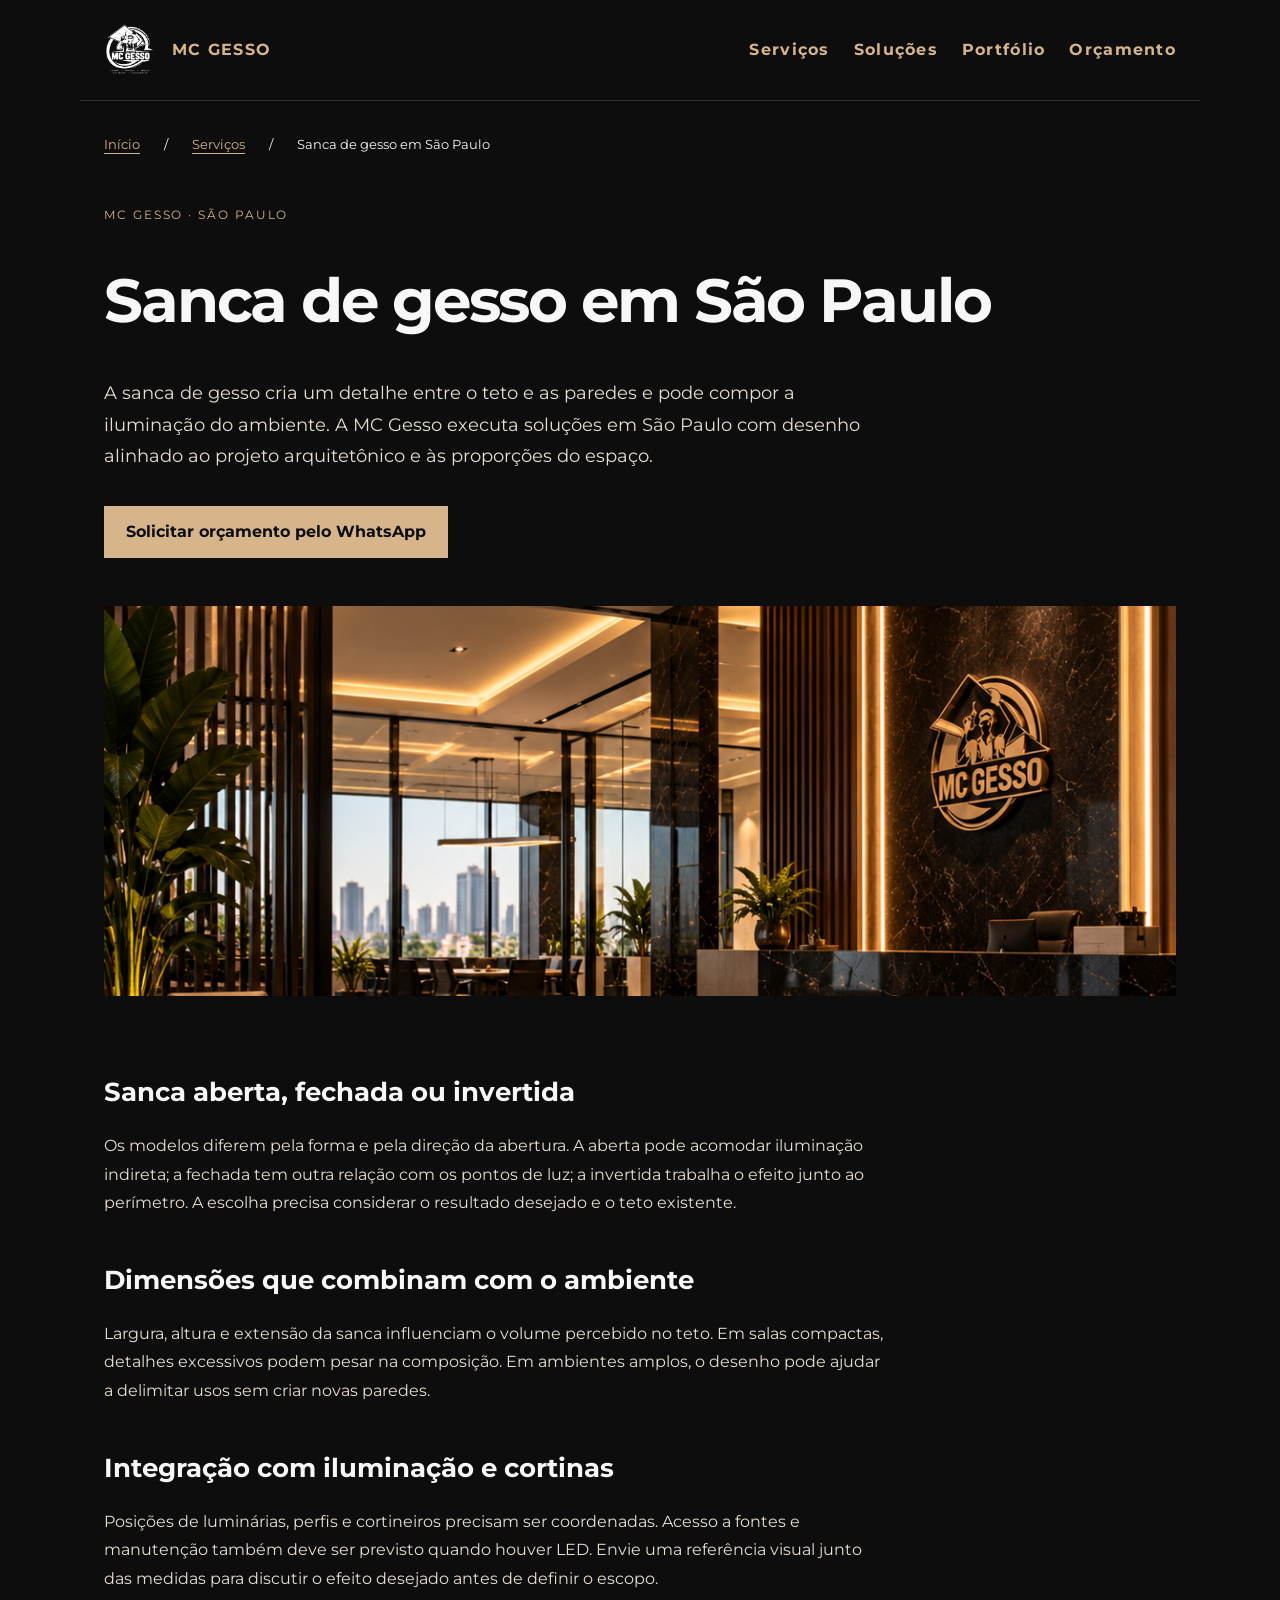
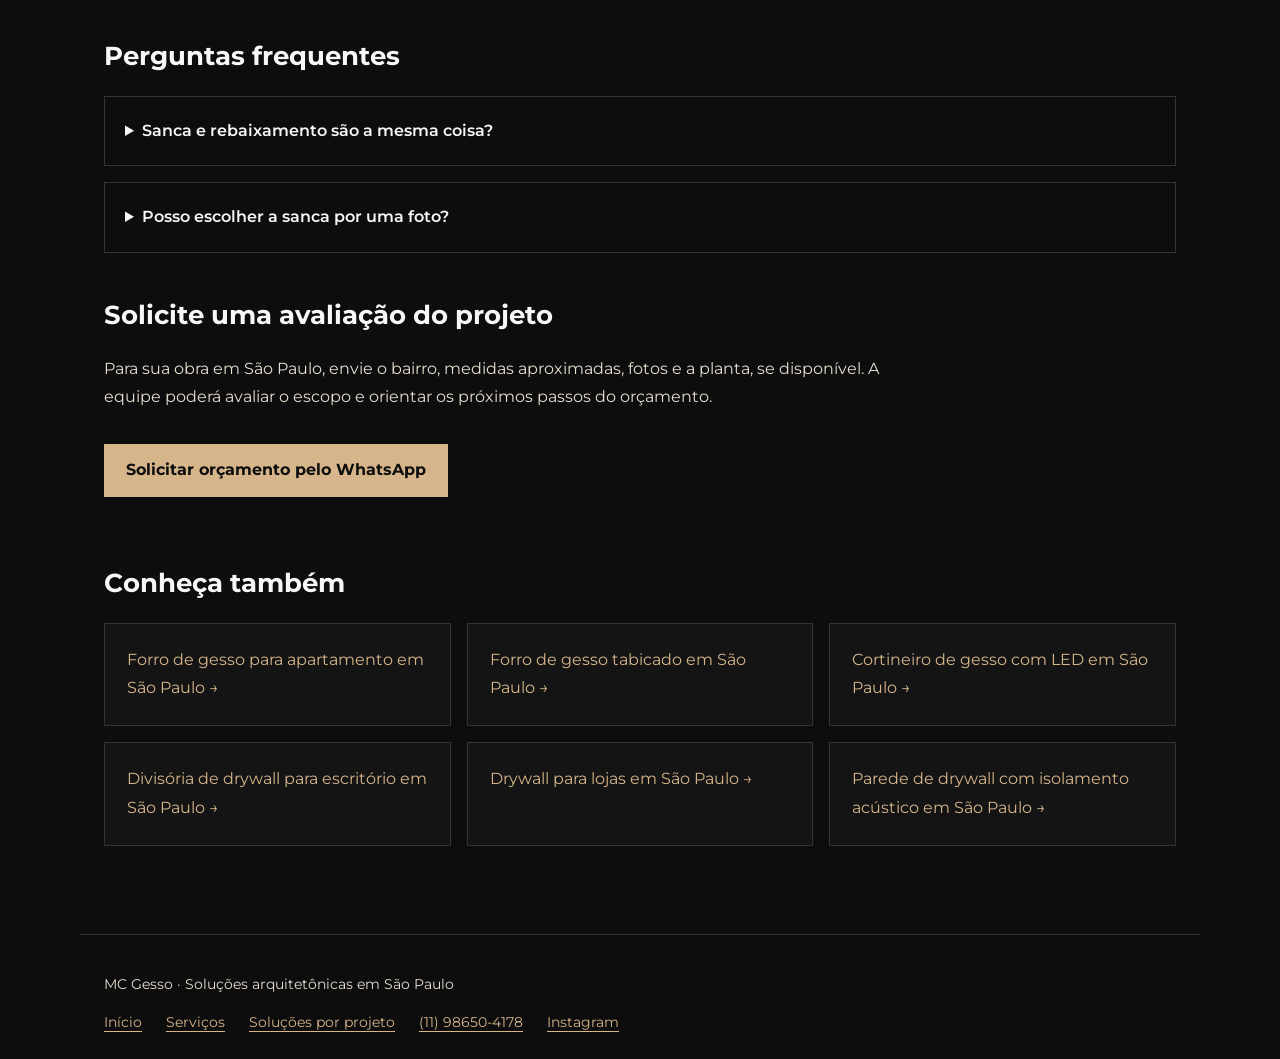
<file: servicos/sanca-de-gesso-em-sao-paulo/index.html>
<!DOCTYPE html>
<html lang="pt-BR"><head><meta charset="UTF-8" /><meta name="viewport" content="width=device-width, initial-scale=1" />
<title>Sanca de gesso em São Paulo | MC Gesso</title>
<link rel="canonical" href="https://mcgesso.com.br/servicos/sanca-de-gesso-em-sao-paulo/" />
<meta name="description" content="Sanca de gesso em São Paulo para salas, quartos e espaços comerciais. Planeje iluminação indireta e acabamento com a MC Gesso. Solicite avaliação." />
<meta name="robots" content="index, follow, max-image-preview:large" />
<meta property="og:locale" content="pt_BR" />
<meta property="og:type" content="website" />
<meta property="og:site_name" content="MC Gesso" />
<meta property="og:title" content="Sanca de gesso em São Paulo | MC Gesso" />
<meta property="og:description" content="Sanca de gesso em São Paulo para salas, quartos e espaços comerciais. Planeje iluminação indireta e acabamento com a MC Gesso. Solicite avaliação." />
<meta property="og:url" content="https://mcgesso.com.br/servicos/sanca-de-gesso-em-sao-paulo/" />
<meta property="og:image" content="https://mcgesso.com.br/assets/portfolio/portfolio_06.png" />
<meta property="og:image:alt" content="Ambiente corporativo — portfólio MC Gesso" />
<meta name="twitter:card" content="summary_large_image" />
<meta name="twitter:title" content="Sanca de gesso em São Paulo | MC Gesso" />
<meta name="twitter:description" content="Sanca de gesso em São Paulo para salas, quartos e espaços comerciais. Planeje iluminação indireta e acabamento com a MC Gesso. Solicite avaliação." />
<meta name="twitter:image" content="https://mcgesso.com.br/assets/portfolio/portfolio_06.png" />
<link rel="icon" type="image/png" href="/assets/brand/logo_mc_gesso_white.png" />
<link rel="preconnect" href="https://fonts.googleapis.com" /><link rel="preconnect" href="https://fonts.gstatic.com" crossorigin />
<link href="https://fonts.googleapis.com/css2?family=Montserrat:wght@400;500;600;700;800&display=swap" rel="stylesheet" />
<link rel="stylesheet" href="/assets/css/services.css" />
<script type="application/ld+json">{"@context": "https://schema.org", "@graph": [{"@type": "BreadcrumbList", "itemListElement": [{"@type": "ListItem", "position": 1, "name": "Início", "item": "https://mcgesso.com.br/"}, {"@type": "ListItem", "position": 2, "name": "Serviços", "item": "https://mcgesso.com.br/servicos/"}, {"@type": "ListItem", "position": 3, "name": "Sanca de gesso em São Paulo", "item": "https://mcgesso.com.br/servicos/sanca-de-gesso-em-sao-paulo/"}]}, {"@type": "Service", "@id": "https://mcgesso.com.br/servicos/sanca-de-gesso-em-sao-paulo/#service", "name": "Sanca de gesso em São Paulo", "description": "Sanca de gesso em São Paulo para salas, quartos e espaços comerciais. Planeje iluminação indireta e acabamento com a MC Gesso. Solicite avaliação.", "url": "https://mcgesso.com.br/servicos/sanca-de-gesso-em-sao-paulo/", "provider": {"@id": "https://mcgesso.com.br/#business"}, "areaServed": {"@type": "City", "name": "São Paulo"}}, {"@type": "FAQPage", "mainEntity": [{"@type": "Question", "name": "Sanca e rebaixamento são a mesma coisa?", "acceptedAnswer": {"@type": "Answer", "text": "Não. O rebaixamento modifica a altura do teto em uma área; a sanca é um detalhe que pode integrar esse forro ou compor parte do perímetro."}}, {"@type": "Question", "name": "Posso escolher a sanca por uma foto?", "acceptedAnswer": {"@type": "Answer", "text": "A foto ajuda a comunicar a referência, mas dimensões e viabilidade precisam ser adaptadas ao ambiente."}}]}]}</script>
</head><body><a class="skip" href="#conteudo">Ir para o conteúdo</a>
<header><a href="/"><img src="/assets/brand/logo_mc_gesso_white.png" alt="" width="52" height="52" />MC GESSO</a><nav aria-label="Menu principal"><a href="/servicos/">Serviços</a><a href="/solucoes/">Soluções</a><a href="/#portfolio">Portfólio</a><a href="/#orcamento">Orçamento</a></nav></header>
<main id="conteudo"><nav class="breadcrumb" aria-label="Caminho da página"><a href="/">Início</a> <span aria-hidden="true">/</span> <a href="/servicos/">Serviços</a> <span aria-hidden="true">/</span> <span aria-current="page">Sanca de gesso em São Paulo</span></nav><p class="eyebrow">MC Gesso · São Paulo</p><h1>Sanca de gesso em São Paulo</h1><p class="lead">A sanca de gesso cria um detalhe entre o teto e as paredes e pode compor a iluminação do ambiente. A MC Gesso executa soluções em São Paulo com desenho alinhado ao projeto arquitetônico e às proporções do espaço.</p><a class="cta" href="https://wa.me/5511986504178?text=Ol%C3%A1%2C%20MC%20Gesso%21%20Gostaria%20de%20um%20or%C3%A7amento%3A%20Sanca%20de%20gesso%20em%20S%C3%A3o%20Paulo.%20Bairro%3A%20__.%20Medidas%20aproximadas%3A%20__.%20Prazo%20desejado%3A%20__.">Solicitar orçamento pelo WhatsApp</a><img class="cover" src="/assets/portfolio/portfolio_06.png" width="1122" height="1402" alt="Ambiente corporativo do portfólio MC Gesso" /><section><h2>Sanca aberta, fechada ou invertida</h2><p>Os modelos diferem pela forma e pela direção da abertura. A aberta pode acomodar iluminação indireta; a fechada tem outra relação com os pontos de luz; a invertida trabalha o efeito junto ao perímetro. A escolha precisa considerar o resultado desejado e o teto existente.</p></section><section><h2>Dimensões que combinam com o ambiente</h2><p>Largura, altura e extensão da sanca influenciam o volume percebido no teto. Em salas compactas, detalhes excessivos podem pesar na composição. Em ambientes amplos, o desenho pode ajudar a delimitar usos sem criar novas paredes.</p></section><section><h2>Integração com iluminação e cortinas</h2><p>Posições de luminárias, perfis e cortineiros precisam ser coordenadas. Acesso a fontes e manutenção também deve ser previsto quando houver LED. Envie uma referência visual junto das medidas para discutir o efeito desejado antes de definir o escopo.</p></section><section aria-labelledby="perguntas"><h2 id="perguntas">Perguntas frequentes</h2><details><summary>Sanca e rebaixamento são a mesma coisa?</summary><p>Não. O rebaixamento modifica a altura do teto em uma área; a sanca é um detalhe que pode integrar esse forro ou compor parte do perímetro.</p></details><details><summary>Posso escolher a sanca por uma foto?</summary><p>A foto ajuda a comunicar a referência, mas dimensões e viabilidade precisam ser adaptadas ao ambiente.</p></details></section><section><h2>Solicite uma avaliação do projeto</h2><p>Para sua obra em São Paulo, envie o bairro, medidas aproximadas, fotos e a planta, se disponível. A equipe poderá avaliar o escopo e orientar os próximos passos do orçamento.</p><a class="cta" href="https://wa.me/5511986504178?text=Ol%C3%A1%2C%20MC%20Gesso%21%20Gostaria%20de%20um%20or%C3%A7amento%3A%20Sanca%20de%20gesso%20em%20S%C3%A3o%20Paulo.%20Bairro%3A%20__.%20Medidas%20aproximadas%3A%20__.%20Prazo%20desejado%3A%20__.">Solicitar orçamento pelo WhatsApp</a></section><section><h2>Conheça também</h2><ul class="cards"><li><a href="/solucoes/forro-de-gesso-para-apartamento-em-sao-paulo/">Forro de gesso para apartamento em São Paulo →</a></li><li><a href="/solucoes/forro-de-gesso-tabicado-em-sao-paulo/">Forro de gesso tabicado em São Paulo →</a></li><li><a href="/solucoes/cortineiro-de-gesso-com-led-em-sao-paulo/">Cortineiro de gesso com LED em São Paulo →</a></li><li><a href="/solucoes/divisoria-de-drywall-para-escritorio-em-sao-paulo/">Divisória de drywall para escritório em São Paulo →</a></li><li><a href="/solucoes/drywall-para-lojas-em-sao-paulo/">Drywall para lojas em São Paulo →</a></li><li><a href="/solucoes/parede-de-drywall-com-isolamento-acustico-em-sao-paulo/">Parede de drywall com isolamento acústico em São Paulo →</a></li></ul></section></main>
<footer><p>MC Gesso · Soluções arquitetônicas em São Paulo</p><nav aria-label="Links do rodapé"><a href="/">Início</a><a href="/servicos/">Serviços</a><a href="/solucoes/">Soluções por projeto</a><a href="tel:+5511986504178">(11) 98650-4178</a><a href="https://www.instagram.com/mc.gesso.ofc/">Instagram</a></nav></footer></body></html>
</file>
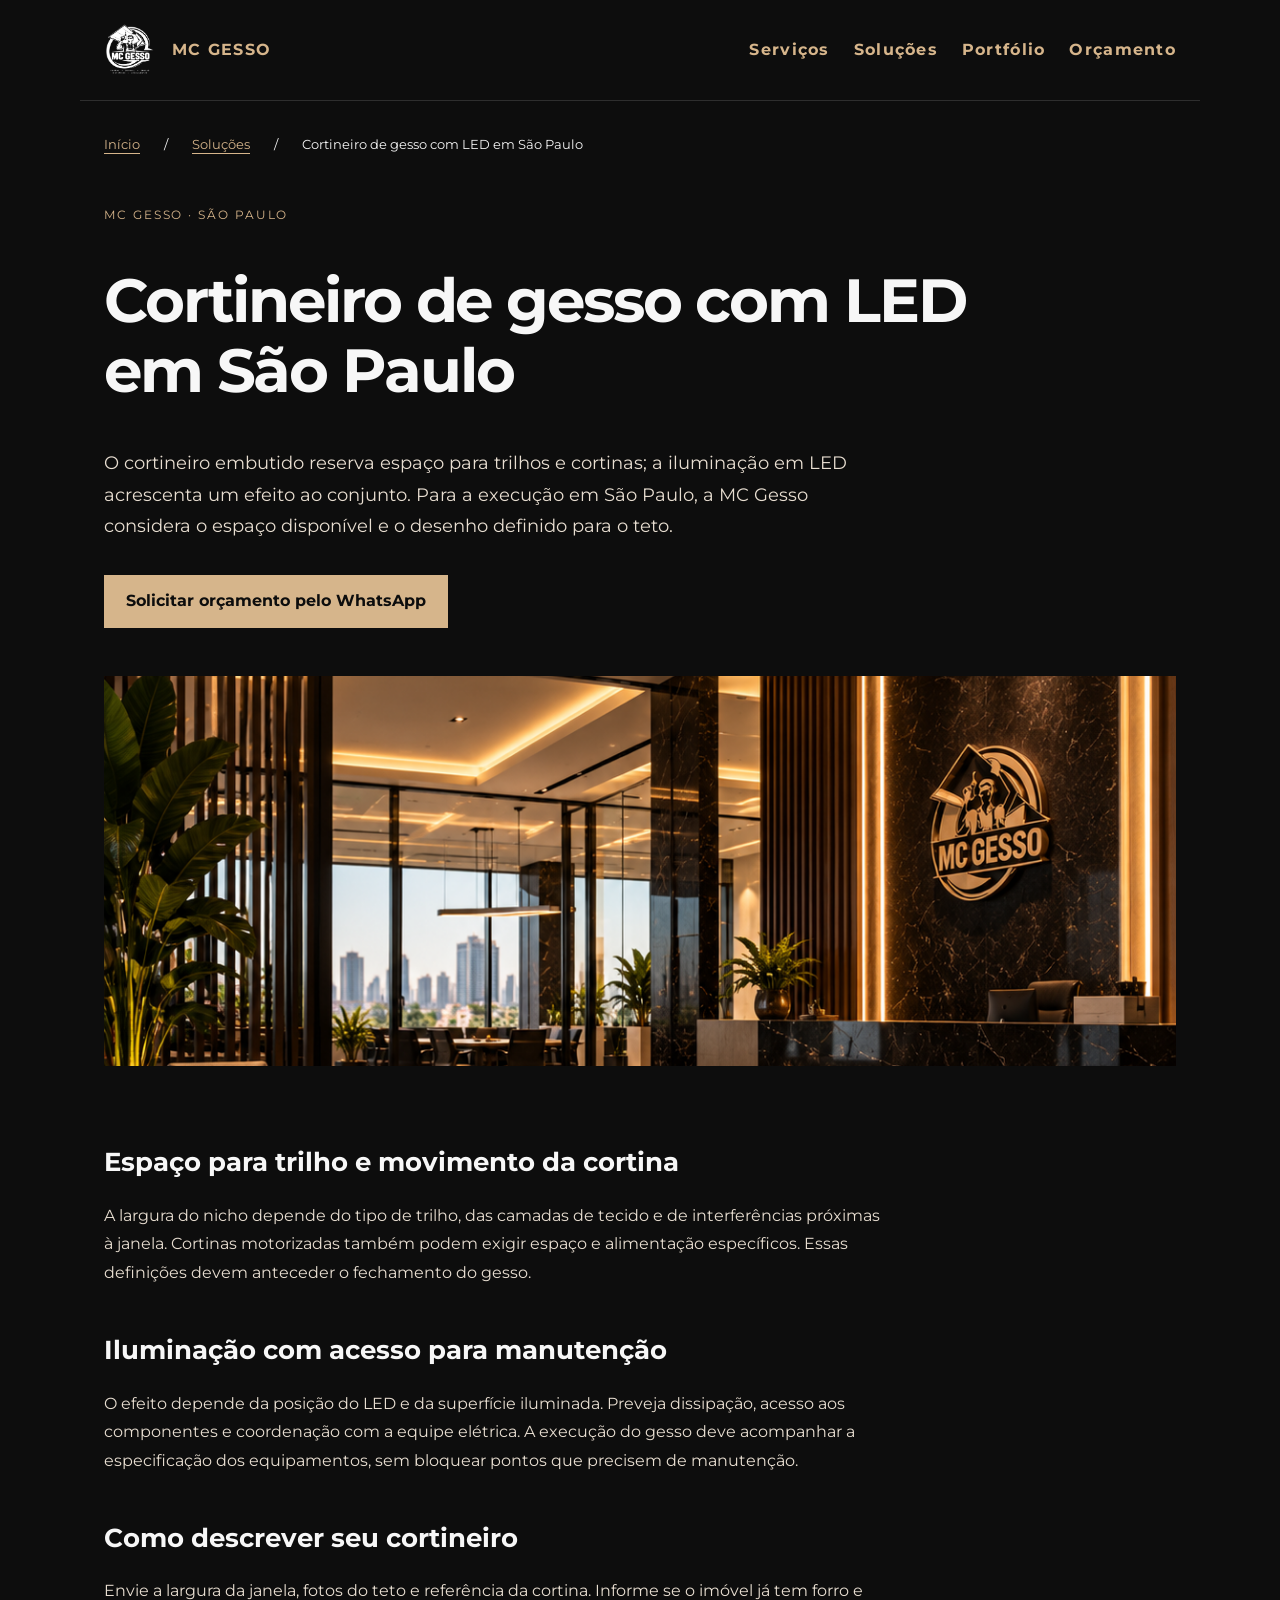
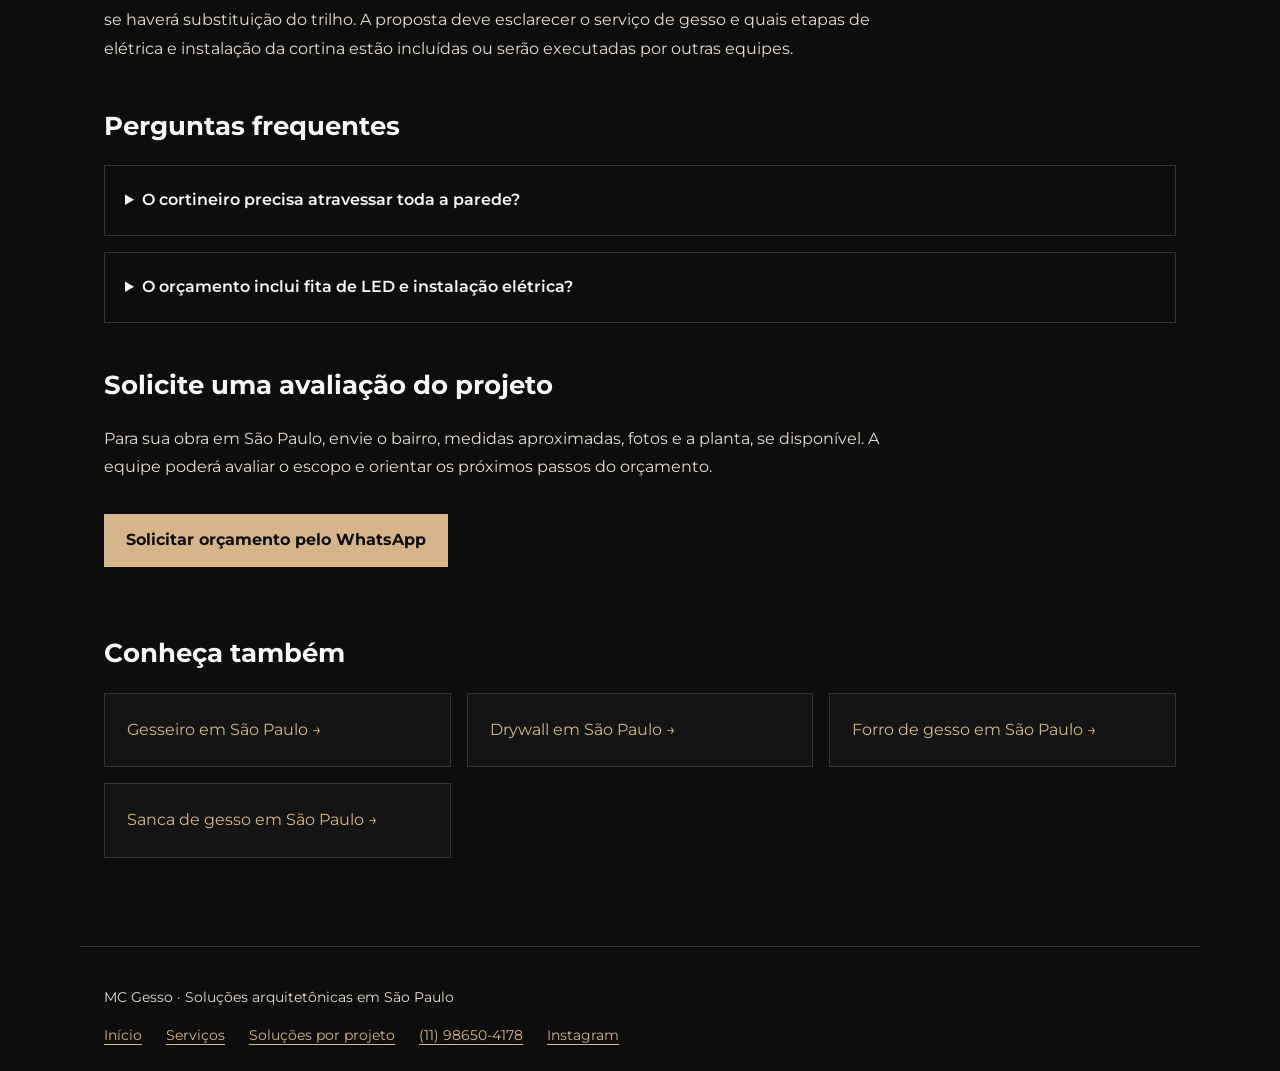
<file: solucoes/cortineiro-de-gesso-com-led-em-sao-paulo/index.html>
<!DOCTYPE html>
<html lang="pt-BR"><head><meta charset="UTF-8" /><meta name="viewport" content="width=device-width, initial-scale=1" />
<title>Cortineiro de gesso com LED em São Paulo | MC Gesso</title>
<link rel="canonical" href="https://mcgesso.com.br/solucoes/cortineiro-de-gesso-com-led-em-sao-paulo/" />
<meta name="description" content="Cortineiro de gesso com LED em São Paulo: integração entre teto, cortina e iluminação. Planeje o detalhe do seu ambiente com a MC Gesso." />
<meta name="robots" content="index, follow, max-image-preview:large" />
<meta property="og:locale" content="pt_BR" />
<meta property="og:type" content="website" />
<meta property="og:site_name" content="MC Gesso" />
<meta property="og:title" content="Cortineiro de gesso com LED em São Paulo | MC Gesso" />
<meta property="og:description" content="Cortineiro de gesso com LED em São Paulo: integração entre teto, cortina e iluminação. Planeje o detalhe do seu ambiente com a MC Gesso." />
<meta property="og:url" content="https://mcgesso.com.br/solucoes/cortineiro-de-gesso-com-led-em-sao-paulo/" />
<meta property="og:image" content="https://mcgesso.com.br/assets/portfolio/portfolio_06.png" />
<meta property="og:image:alt" content="Ambiente corporativo — portfólio MC Gesso" />
<meta name="twitter:card" content="summary_large_image" />
<meta name="twitter:title" content="Cortineiro de gesso com LED em São Paulo | MC Gesso" />
<meta name="twitter:description" content="Cortineiro de gesso com LED em São Paulo: integração entre teto, cortina e iluminação. Planeje o detalhe do seu ambiente com a MC Gesso." />
<meta name="twitter:image" content="https://mcgesso.com.br/assets/portfolio/portfolio_06.png" />
<link rel="icon" type="image/png" href="/assets/brand/logo_mc_gesso_white.png" />
<link rel="preconnect" href="https://fonts.googleapis.com" /><link rel="preconnect" href="https://fonts.gstatic.com" crossorigin />
<link href="https://fonts.googleapis.com/css2?family=Montserrat:wght@400;500;600;700;800&display=swap" rel="stylesheet" />
<link rel="stylesheet" href="/assets/css/services.css" />
<script type="application/ld+json">{"@context": "https://schema.org", "@graph": [{"@type": "BreadcrumbList", "itemListElement": [{"@type": "ListItem", "position": 1, "name": "Início", "item": "https://mcgesso.com.br/"}, {"@type": "ListItem", "position": 2, "name": "Soluções", "item": "https://mcgesso.com.br/solucoes/"}, {"@type": "ListItem", "position": 3, "name": "Cortineiro de gesso com LED em São Paulo", "item": "https://mcgesso.com.br/solucoes/cortineiro-de-gesso-com-led-em-sao-paulo/"}]}, {"@type": "Service", "@id": "https://mcgesso.com.br/solucoes/cortineiro-de-gesso-com-led-em-sao-paulo/#service", "name": "Cortineiro de gesso com LED em São Paulo", "description": "Cortineiro de gesso com LED em São Paulo: integração entre teto, cortina e iluminação. Planeje o detalhe do seu ambiente com a MC Gesso.", "url": "https://mcgesso.com.br/solucoes/cortineiro-de-gesso-com-led-em-sao-paulo/", "provider": {"@id": "https://mcgesso.com.br/#business"}, "areaServed": {"@type": "City", "name": "São Paulo"}}, {"@type": "FAQPage", "mainEntity": [{"@type": "Question", "name": "O cortineiro precisa atravessar toda a parede?", "acceptedAnswer": {"@type": "Answer", "text": "Não necessariamente. O comprimento depende da composição desejada e da posição da cortina."}}, {"@type": "Question", "name": "O orçamento inclui fita de LED e instalação elétrica?", "acceptedAnswer": {"@type": "Answer", "text": "Esses itens precisam ser discriminados na proposta. Confirme o escopo de gesso e os serviços complementares antes de contratar."}}]}]}</script>
</head><body><a class="skip" href="#conteudo">Ir para o conteúdo</a>
<header><a href="/"><img src="/assets/brand/logo_mc_gesso_white.png" alt="" width="52" height="52" />MC GESSO</a><nav aria-label="Menu principal"><a href="/servicos/">Serviços</a><a href="/solucoes/">Soluções</a><a href="/#portfolio">Portfólio</a><a href="/#orcamento">Orçamento</a></nav></header>
<main id="conteudo"><nav class="breadcrumb" aria-label="Caminho da página"><a href="/">Início</a> <span aria-hidden="true">/</span> <a href="/solucoes/">Soluções</a> <span aria-hidden="true">/</span> <span aria-current="page">Cortineiro de gesso com LED em São Paulo</span></nav><p class="eyebrow">MC Gesso · São Paulo</p><h1>Cortineiro de gesso com LED em São Paulo</h1><p class="lead">O cortineiro embutido reserva espaço para trilhos e cortinas; a iluminação em LED acrescenta um efeito ao conjunto. Para a execução em São Paulo, a MC Gesso considera o espaço disponível e o desenho definido para o teto.</p><a class="cta" href="https://wa.me/5511986504178?text=Ol%C3%A1%2C%20MC%20Gesso%21%20Gostaria%20de%20um%20or%C3%A7amento%3A%20Cortineiro%20de%20gesso%20com%20LED%20em%20S%C3%A3o%20Paulo.%20Bairro%3A%20__.%20Medidas%20aproximadas%3A%20__.%20Prazo%20desejado%3A%20__.">Solicitar orçamento pelo WhatsApp</a><img class="cover" src="/assets/portfolio/portfolio_06.png" width="1122" height="1402" alt="Ambiente corporativo do portfólio MC Gesso" /><section><h2>Espaço para trilho e movimento da cortina</h2><p>A largura do nicho depende do tipo de trilho, das camadas de tecido e de interferências próximas à janela. Cortinas motorizadas também podem exigir espaço e alimentação específicos. Essas definições devem anteceder o fechamento do gesso.</p></section><section><h2>Iluminação com acesso para manutenção</h2><p>O efeito depende da posição do LED e da superfície iluminada. Preveja dissipação, acesso aos componentes e coordenação com a equipe elétrica. A execução do gesso deve acompanhar a especificação dos equipamentos, sem bloquear pontos que precisem de manutenção.</p></section><section><h2>Como descrever seu cortineiro</h2><p>Envie a largura da janela, fotos do teto e referência da cortina. Informe se o imóvel já tem forro e se haverá substituição do trilho. A proposta deve esclarecer o serviço de gesso e quais etapas de elétrica e instalação da cortina estão incluídas ou serão executadas por outras equipes.</p></section><section aria-labelledby="perguntas"><h2 id="perguntas">Perguntas frequentes</h2><details><summary>O cortineiro precisa atravessar toda a parede?</summary><p>Não necessariamente. O comprimento depende da composição desejada e da posição da cortina.</p></details><details><summary>O orçamento inclui fita de LED e instalação elétrica?</summary><p>Esses itens precisam ser discriminados na proposta. Confirme o escopo de gesso e os serviços complementares antes de contratar.</p></details></section><section><h2>Solicite uma avaliação do projeto</h2><p>Para sua obra em São Paulo, envie o bairro, medidas aproximadas, fotos e a planta, se disponível. A equipe poderá avaliar o escopo e orientar os próximos passos do orçamento.</p><a class="cta" href="https://wa.me/5511986504178?text=Ol%C3%A1%2C%20MC%20Gesso%21%20Gostaria%20de%20um%20or%C3%A7amento%3A%20Cortineiro%20de%20gesso%20com%20LED%20em%20S%C3%A3o%20Paulo.%20Bairro%3A%20__.%20Medidas%20aproximadas%3A%20__.%20Prazo%20desejado%3A%20__.">Solicitar orçamento pelo WhatsApp</a></section><section><h2>Conheça também</h2><ul class="cards"><li><a href="/servicos/gesseiro-em-sao-paulo/">Gesseiro em São Paulo →</a></li><li><a href="/servicos/drywall-em-sao-paulo/">Drywall em São Paulo →</a></li><li><a href="/servicos/forro-de-gesso-em-sao-paulo/">Forro de gesso em São Paulo →</a></li><li><a href="/servicos/sanca-de-gesso-em-sao-paulo/">Sanca de gesso em São Paulo →</a></li></ul></section></main>
<footer><p>MC Gesso · Soluções arquitetônicas em São Paulo</p><nav aria-label="Links do rodapé"><a href="/">Início</a><a href="/servicos/">Serviços</a><a href="/solucoes/">Soluções por projeto</a><a href="tel:+5511986504178">(11) 98650-4178</a><a href="https://www.instagram.com/mc.gesso.ofc/">Instagram</a></nav></footer></body></html>
</file>
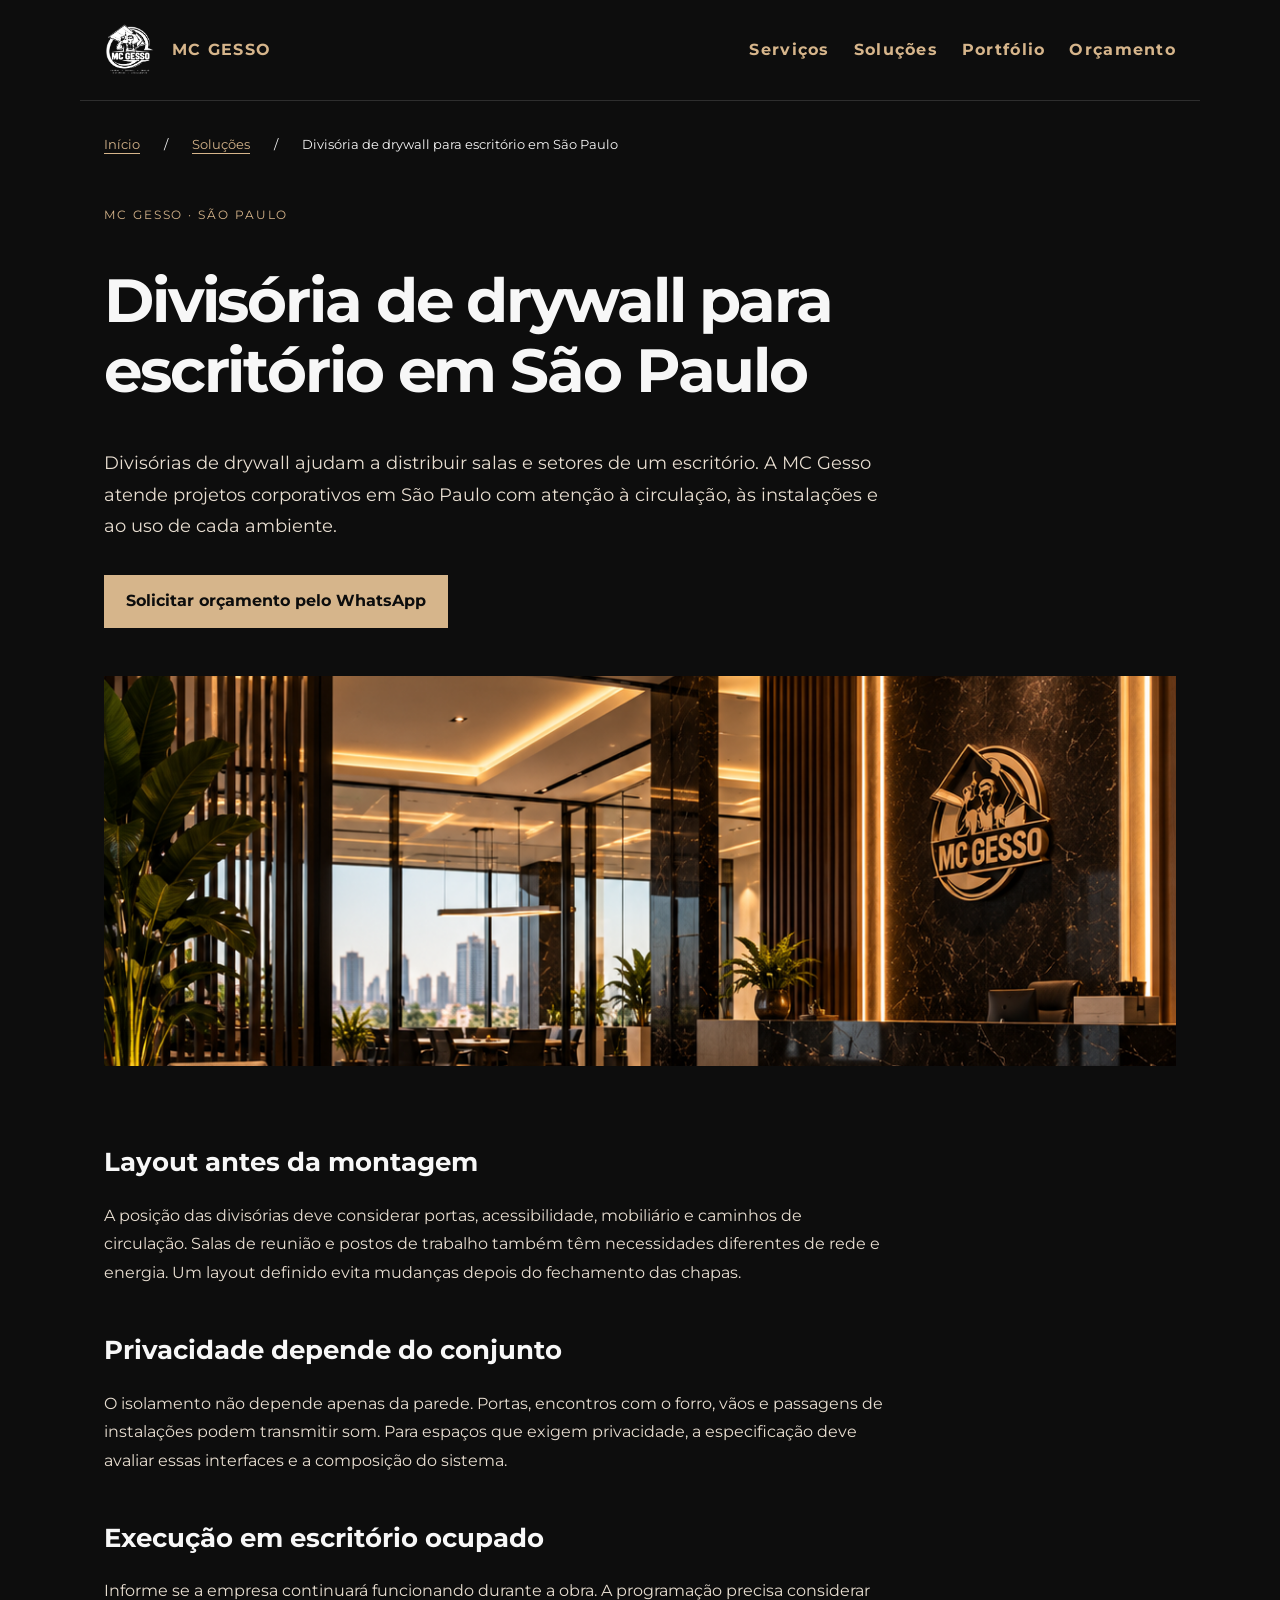
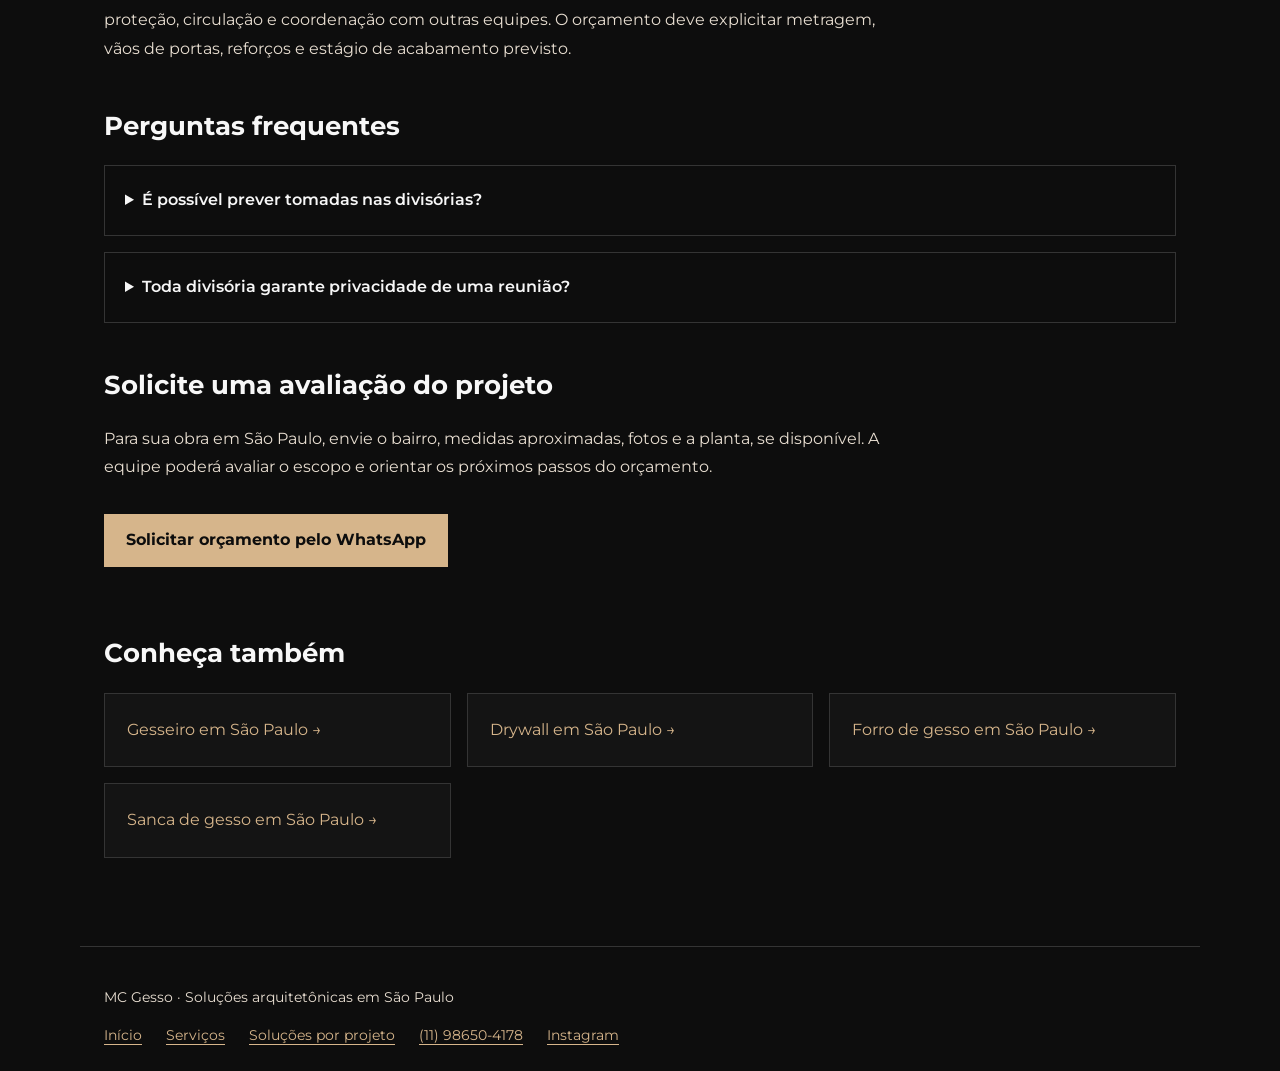
<file: solucoes/divisoria-de-drywall-para-escritorio-em-sao-paulo/index.html>
<!DOCTYPE html>
<html lang="pt-BR"><head><meta charset="UTF-8" /><meta name="viewport" content="width=device-width, initial-scale=1" />
<title>Divisória de drywall para escritório em São Paulo | MC Gesso</title>
<link rel="canonical" href="https://mcgesso.com.br/solucoes/divisoria-de-drywall-para-escritorio-em-sao-paulo/" />
<meta name="description" content="Divisória de drywall para escritório em São Paulo. Organize salas de reunião, atendimento e áreas de trabalho com a MC Gesso. Solicite orçamento." />
<meta name="robots" content="index, follow, max-image-preview:large" />
<meta property="og:locale" content="pt_BR" />
<meta property="og:type" content="website" />
<meta property="og:site_name" content="MC Gesso" />
<meta property="og:title" content="Divisória de drywall para escritório em São Paulo | MC Gesso" />
<meta property="og:description" content="Divisória de drywall para escritório em São Paulo. Organize salas de reunião, atendimento e áreas de trabalho com a MC Gesso. Solicite orçamento." />
<meta property="og:url" content="https://mcgesso.com.br/solucoes/divisoria-de-drywall-para-escritorio-em-sao-paulo/" />
<meta property="og:image" content="https://mcgesso.com.br/assets/portfolio/portfolio_06.png" />
<meta property="og:image:alt" content="Ambiente corporativo — portfólio MC Gesso" />
<meta name="twitter:card" content="summary_large_image" />
<meta name="twitter:title" content="Divisória de drywall para escritório em São Paulo | MC Gesso" />
<meta name="twitter:description" content="Divisória de drywall para escritório em São Paulo. Organize salas de reunião, atendimento e áreas de trabalho com a MC Gesso. Solicite orçamento." />
<meta name="twitter:image" content="https://mcgesso.com.br/assets/portfolio/portfolio_06.png" />
<link rel="icon" type="image/png" href="/assets/brand/logo_mc_gesso_white.png" />
<link rel="preconnect" href="https://fonts.googleapis.com" /><link rel="preconnect" href="https://fonts.gstatic.com" crossorigin />
<link href="https://fonts.googleapis.com/css2?family=Montserrat:wght@400;500;600;700;800&display=swap" rel="stylesheet" />
<link rel="stylesheet" href="/assets/css/services.css" />
<script type="application/ld+json">{"@context": "https://schema.org", "@graph": [{"@type": "BreadcrumbList", "itemListElement": [{"@type": "ListItem", "position": 1, "name": "Início", "item": "https://mcgesso.com.br/"}, {"@type": "ListItem", "position": 2, "name": "Soluções", "item": "https://mcgesso.com.br/solucoes/"}, {"@type": "ListItem", "position": 3, "name": "Divisória de drywall para escritório em São Paulo", "item": "https://mcgesso.com.br/solucoes/divisoria-de-drywall-para-escritorio-em-sao-paulo/"}]}, {"@type": "Service", "@id": "https://mcgesso.com.br/solucoes/divisoria-de-drywall-para-escritorio-em-sao-paulo/#service", "name": "Divisória de drywall para escritório em São Paulo", "description": "Divisória de drywall para escritório em São Paulo. Organize salas de reunião, atendimento e áreas de trabalho com a MC Gesso. Solicite orçamento.", "url": "https://mcgesso.com.br/solucoes/divisoria-de-drywall-para-escritorio-em-sao-paulo/", "provider": {"@id": "https://mcgesso.com.br/#business"}, "areaServed": {"@type": "City", "name": "São Paulo"}}, {"@type": "FAQPage", "mainEntity": [{"@type": "Question", "name": "É possível prever tomadas nas divisórias?", "acceptedAnswer": {"@type": "Answer", "text": "Sim. As posições e os caminhos das instalações precisam ser coordenados antes de fechar as chapas."}}, {"@type": "Question", "name": "Toda divisória garante privacidade de uma reunião?", "acceptedAnswer": {"@type": "Answer", "text": "Não. O resultado depende da parede, das portas, do forro e das demais transmissões de som, exigindo avaliação do conjunto."}}]}]}</script>
</head><body><a class="skip" href="#conteudo">Ir para o conteúdo</a>
<header><a href="/"><img src="/assets/brand/logo_mc_gesso_white.png" alt="" width="52" height="52" />MC GESSO</a><nav aria-label="Menu principal"><a href="/servicos/">Serviços</a><a href="/solucoes/">Soluções</a><a href="/#portfolio">Portfólio</a><a href="/#orcamento">Orçamento</a></nav></header>
<main id="conteudo"><nav class="breadcrumb" aria-label="Caminho da página"><a href="/">Início</a> <span aria-hidden="true">/</span> <a href="/solucoes/">Soluções</a> <span aria-hidden="true">/</span> <span aria-current="page">Divisória de drywall para escritório em São Paulo</span></nav><p class="eyebrow">MC Gesso · São Paulo</p><h1>Divisória de drywall para escritório em São Paulo</h1><p class="lead">Divisórias de drywall ajudam a distribuir salas e setores de um escritório. A MC Gesso atende projetos corporativos em São Paulo com atenção à circulação, às instalações e ao uso de cada ambiente.</p><a class="cta" href="https://wa.me/5511986504178?text=Ol%C3%A1%2C%20MC%20Gesso%21%20Gostaria%20de%20um%20or%C3%A7amento%3A%20Divis%C3%B3ria%20de%20drywall%20para%20escrit%C3%B3rio%20em%20S%C3%A3o%20Paulo.%20Bairro%3A%20__.%20Medidas%20aproximadas%3A%20__.%20Prazo%20desejado%3A%20__.">Solicitar orçamento pelo WhatsApp</a><img class="cover" src="/assets/portfolio/portfolio_06.png" width="1122" height="1402" alt="Ambiente corporativo do portfólio MC Gesso" /><section><h2>Layout antes da montagem</h2><p>A posição das divisórias deve considerar portas, acessibilidade, mobiliário e caminhos de circulação. Salas de reunião e postos de trabalho também têm necessidades diferentes de rede e energia. Um layout definido evita mudanças depois do fechamento das chapas.</p></section><section><h2>Privacidade depende do conjunto</h2><p>O isolamento não depende apenas da parede. Portas, encontros com o forro, vãos e passagens de instalações podem transmitir som. Para espaços que exigem privacidade, a especificação deve avaliar essas interfaces e a composição do sistema.</p></section><section><h2>Execução em escritório ocupado</h2><p>Informe se a empresa continuará funcionando durante a obra. A programação precisa considerar proteção, circulação e coordenação com outras equipes. O orçamento deve explicitar metragem, vãos de portas, reforços e estágio de acabamento previsto.</p></section><section aria-labelledby="perguntas"><h2 id="perguntas">Perguntas frequentes</h2><details><summary>É possível prever tomadas nas divisórias?</summary><p>Sim. As posições e os caminhos das instalações precisam ser coordenados antes de fechar as chapas.</p></details><details><summary>Toda divisória garante privacidade de uma reunião?</summary><p>Não. O resultado depende da parede, das portas, do forro e das demais transmissões de som, exigindo avaliação do conjunto.</p></details></section><section><h2>Solicite uma avaliação do projeto</h2><p>Para sua obra em São Paulo, envie o bairro, medidas aproximadas, fotos e a planta, se disponível. A equipe poderá avaliar o escopo e orientar os próximos passos do orçamento.</p><a class="cta" href="https://wa.me/5511986504178?text=Ol%C3%A1%2C%20MC%20Gesso%21%20Gostaria%20de%20um%20or%C3%A7amento%3A%20Divis%C3%B3ria%20de%20drywall%20para%20escrit%C3%B3rio%20em%20S%C3%A3o%20Paulo.%20Bairro%3A%20__.%20Medidas%20aproximadas%3A%20__.%20Prazo%20desejado%3A%20__.">Solicitar orçamento pelo WhatsApp</a></section><section><h2>Conheça também</h2><ul class="cards"><li><a href="/servicos/gesseiro-em-sao-paulo/">Gesseiro em São Paulo →</a></li><li><a href="/servicos/drywall-em-sao-paulo/">Drywall em São Paulo →</a></li><li><a href="/servicos/forro-de-gesso-em-sao-paulo/">Forro de gesso em São Paulo →</a></li><li><a href="/servicos/sanca-de-gesso-em-sao-paulo/">Sanca de gesso em São Paulo →</a></li></ul></section></main>
<footer><p>MC Gesso · Soluções arquitetônicas em São Paulo</p><nav aria-label="Links do rodapé"><a href="/">Início</a><a href="/servicos/">Serviços</a><a href="/solucoes/">Soluções por projeto</a><a href="tel:+5511986504178">(11) 98650-4178</a><a href="https://www.instagram.com/mc.gesso.ofc/">Instagram</a></nav></footer></body></html>
</file>
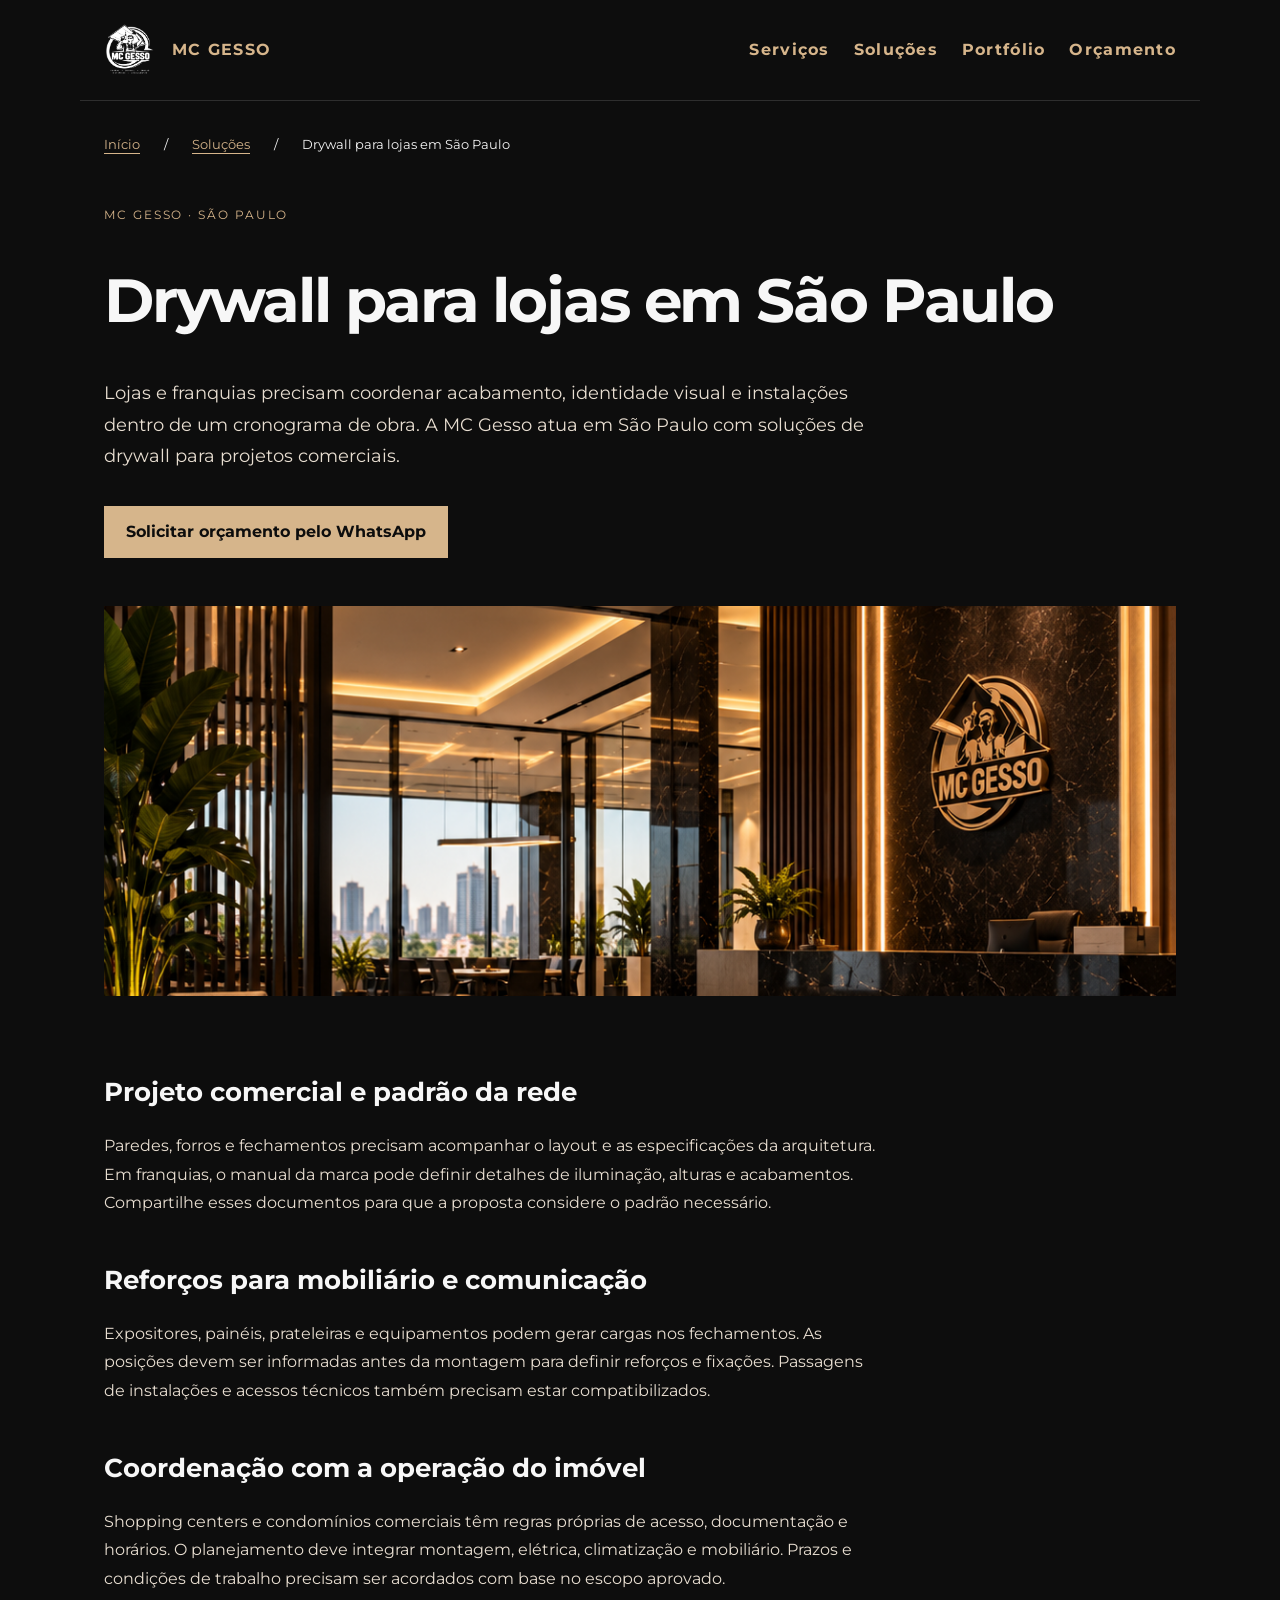
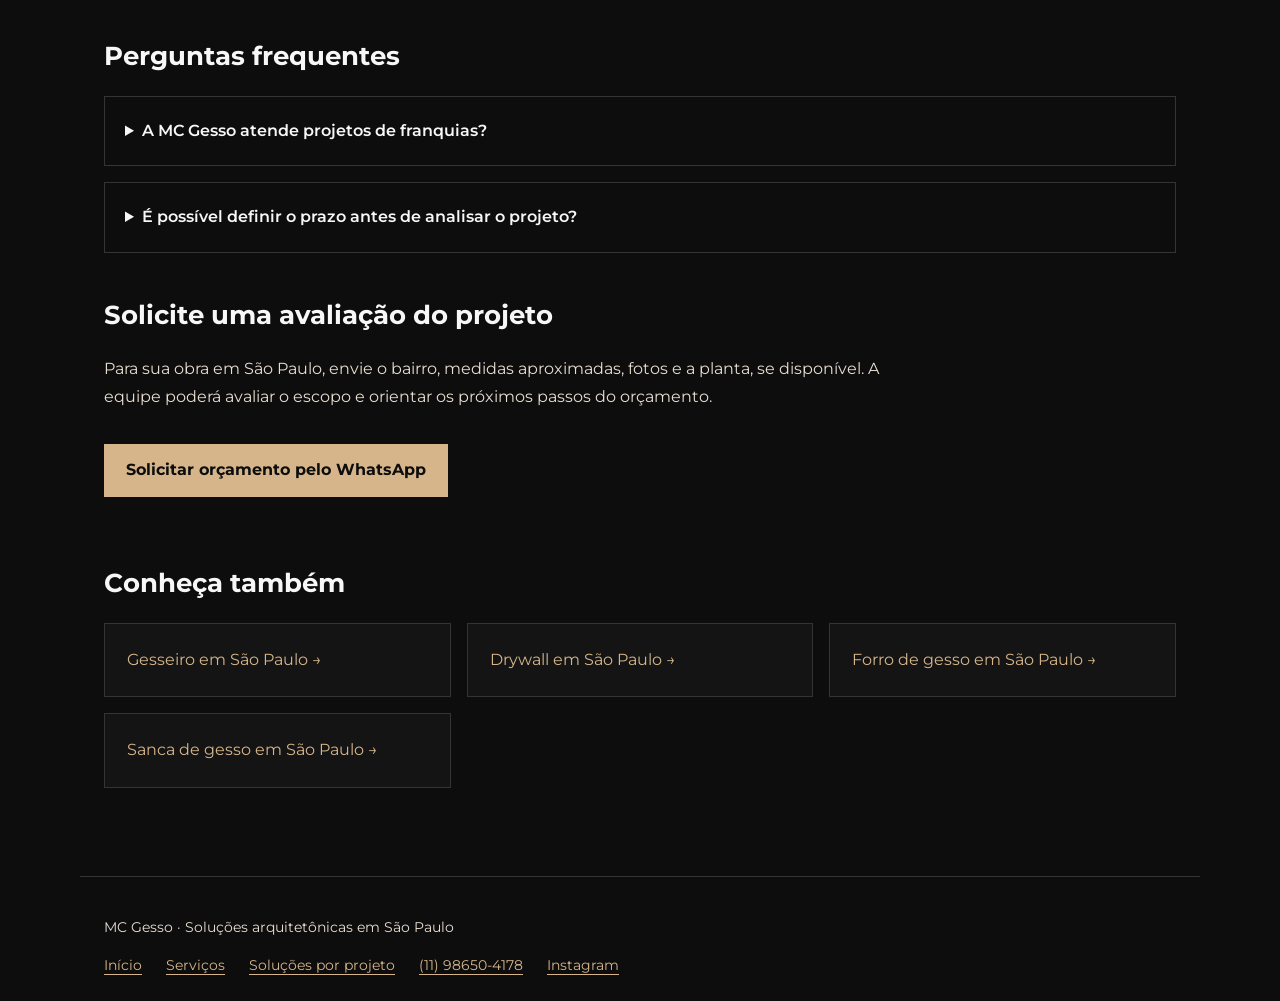
<file: solucoes/drywall-para-lojas-em-sao-paulo/index.html>
<!DOCTYPE html>
<html lang="pt-BR"><head><meta charset="UTF-8" /><meta name="viewport" content="width=device-width, initial-scale=1" />
<title>Drywall para lojas em São Paulo | MC Gesso</title>
<link rel="canonical" href="https://mcgesso.com.br/solucoes/drywall-para-lojas-em-sao-paulo/" />
<meta name="description" content="Drywall para lojas em São Paulo: paredes, forros e fechamentos alinhados ao projeto comercial. Conheça a atuação da MC Gesso para lojas e franquias." />
<meta name="robots" content="index, follow, max-image-preview:large" />
<meta property="og:locale" content="pt_BR" />
<meta property="og:type" content="website" />
<meta property="og:site_name" content="MC Gesso" />
<meta property="og:title" content="Drywall para lojas em São Paulo | MC Gesso" />
<meta property="og:description" content="Drywall para lojas em São Paulo: paredes, forros e fechamentos alinhados ao projeto comercial. Conheça a atuação da MC Gesso para lojas e franquias." />
<meta property="og:url" content="https://mcgesso.com.br/solucoes/drywall-para-lojas-em-sao-paulo/" />
<meta property="og:image" content="https://mcgesso.com.br/assets/portfolio/portfolio_06.png" />
<meta property="og:image:alt" content="Ambiente corporativo — portfólio MC Gesso" />
<meta name="twitter:card" content="summary_large_image" />
<meta name="twitter:title" content="Drywall para lojas em São Paulo | MC Gesso" />
<meta name="twitter:description" content="Drywall para lojas em São Paulo: paredes, forros e fechamentos alinhados ao projeto comercial. Conheça a atuação da MC Gesso para lojas e franquias." />
<meta name="twitter:image" content="https://mcgesso.com.br/assets/portfolio/portfolio_06.png" />
<link rel="icon" type="image/png" href="/assets/brand/logo_mc_gesso_white.png" />
<link rel="preconnect" href="https://fonts.googleapis.com" /><link rel="preconnect" href="https://fonts.gstatic.com" crossorigin />
<link href="https://fonts.googleapis.com/css2?family=Montserrat:wght@400;500;600;700;800&display=swap" rel="stylesheet" />
<link rel="stylesheet" href="/assets/css/services.css" />
<script type="application/ld+json">{"@context": "https://schema.org", "@graph": [{"@type": "BreadcrumbList", "itemListElement": [{"@type": "ListItem", "position": 1, "name": "Início", "item": "https://mcgesso.com.br/"}, {"@type": "ListItem", "position": 2, "name": "Soluções", "item": "https://mcgesso.com.br/solucoes/"}, {"@type": "ListItem", "position": 3, "name": "Drywall para lojas em São Paulo", "item": "https://mcgesso.com.br/solucoes/drywall-para-lojas-em-sao-paulo/"}]}, {"@type": "Service", "@id": "https://mcgesso.com.br/solucoes/drywall-para-lojas-em-sao-paulo/#service", "name": "Drywall para lojas em São Paulo", "description": "Drywall para lojas em São Paulo: paredes, forros e fechamentos alinhados ao projeto comercial. Conheça a atuação da MC Gesso para lojas e franquias.", "url": "https://mcgesso.com.br/solucoes/drywall-para-lojas-em-sao-paulo/", "provider": {"@id": "https://mcgesso.com.br/#business"}, "areaServed": {"@type": "City", "name": "São Paulo"}}, {"@type": "FAQPage", "mainEntity": [{"@type": "Question", "name": "A MC Gesso atende projetos de franquias?", "acceptedAnswer": {"@type": "Answer", "text": "O atendimento a lojas e redes de franquias integra a apresentação institucional da MC Gesso. Envie o projeto e a localização para avaliar o escopo."}}, {"@type": "Question", "name": "É possível definir o prazo antes de analisar o projeto?", "acceptedAnswer": {"@type": "Answer", "text": "O cronograma depende da área, dos detalhes, das instalações e das regras do imóvel. A análise do projeto orienta a programação."}}]}]}</script>
</head><body><a class="skip" href="#conteudo">Ir para o conteúdo</a>
<header><a href="/"><img src="/assets/brand/logo_mc_gesso_white.png" alt="" width="52" height="52" />MC GESSO</a><nav aria-label="Menu principal"><a href="/servicos/">Serviços</a><a href="/solucoes/">Soluções</a><a href="/#portfolio">Portfólio</a><a href="/#orcamento">Orçamento</a></nav></header>
<main id="conteudo"><nav class="breadcrumb" aria-label="Caminho da página"><a href="/">Início</a> <span aria-hidden="true">/</span> <a href="/solucoes/">Soluções</a> <span aria-hidden="true">/</span> <span aria-current="page">Drywall para lojas em São Paulo</span></nav><p class="eyebrow">MC Gesso · São Paulo</p><h1>Drywall para lojas em São Paulo</h1><p class="lead">Lojas e franquias precisam coordenar acabamento, identidade visual e instalações dentro de um cronograma de obra. A MC Gesso atua em São Paulo com soluções de drywall para projetos comerciais.</p><a class="cta" href="https://wa.me/5511986504178?text=Ol%C3%A1%2C%20MC%20Gesso%21%20Gostaria%20de%20um%20or%C3%A7amento%3A%20Drywall%20para%20lojas%20em%20S%C3%A3o%20Paulo.%20Bairro%3A%20__.%20Medidas%20aproximadas%3A%20__.%20Prazo%20desejado%3A%20__.">Solicitar orçamento pelo WhatsApp</a><img class="cover" src="/assets/portfolio/portfolio_06.png" width="1122" height="1402" alt="Ambiente corporativo do portfólio MC Gesso" /><section><h2>Projeto comercial e padrão da rede</h2><p>Paredes, forros e fechamentos precisam acompanhar o layout e as especificações da arquitetura. Em franquias, o manual da marca pode definir detalhes de iluminação, alturas e acabamentos. Compartilhe esses documentos para que a proposta considere o padrão necessário.</p></section><section><h2>Reforços para mobiliário e comunicação</h2><p>Expositores, painéis, prateleiras e equipamentos podem gerar cargas nos fechamentos. As posições devem ser informadas antes da montagem para definir reforços e fixações. Passagens de instalações e acessos técnicos também precisam estar compatibilizados.</p></section><section><h2>Coordenação com a operação do imóvel</h2><p>Shopping centers e condomínios comerciais têm regras próprias de acesso, documentação e horários. O planejamento deve integrar montagem, elétrica, climatização e mobiliário. Prazos e condições de trabalho precisam ser acordados com base no escopo aprovado.</p></section><section aria-labelledby="perguntas"><h2 id="perguntas">Perguntas frequentes</h2><details><summary>A MC Gesso atende projetos de franquias?</summary><p>O atendimento a lojas e redes de franquias integra a apresentação institucional da MC Gesso. Envie o projeto e a localização para avaliar o escopo.</p></details><details><summary>É possível definir o prazo antes de analisar o projeto?</summary><p>O cronograma depende da área, dos detalhes, das instalações e das regras do imóvel. A análise do projeto orienta a programação.</p></details></section><section><h2>Solicite uma avaliação do projeto</h2><p>Para sua obra em São Paulo, envie o bairro, medidas aproximadas, fotos e a planta, se disponível. A equipe poderá avaliar o escopo e orientar os próximos passos do orçamento.</p><a class="cta" href="https://wa.me/5511986504178?text=Ol%C3%A1%2C%20MC%20Gesso%21%20Gostaria%20de%20um%20or%C3%A7amento%3A%20Drywall%20para%20lojas%20em%20S%C3%A3o%20Paulo.%20Bairro%3A%20__.%20Medidas%20aproximadas%3A%20__.%20Prazo%20desejado%3A%20__.">Solicitar orçamento pelo WhatsApp</a></section><section><h2>Conheça também</h2><ul class="cards"><li><a href="/servicos/gesseiro-em-sao-paulo/">Gesseiro em São Paulo →</a></li><li><a href="/servicos/drywall-em-sao-paulo/">Drywall em São Paulo →</a></li><li><a href="/servicos/forro-de-gesso-em-sao-paulo/">Forro de gesso em São Paulo →</a></li><li><a href="/servicos/sanca-de-gesso-em-sao-paulo/">Sanca de gesso em São Paulo →</a></li></ul></section></main>
<footer><p>MC Gesso · Soluções arquitetônicas em São Paulo</p><nav aria-label="Links do rodapé"><a href="/">Início</a><a href="/servicos/">Serviços</a><a href="/solucoes/">Soluções por projeto</a><a href="tel:+5511986504178">(11) 98650-4178</a><a href="https://www.instagram.com/mc.gesso.ofc/">Instagram</a></nav></footer></body></html>
</file>
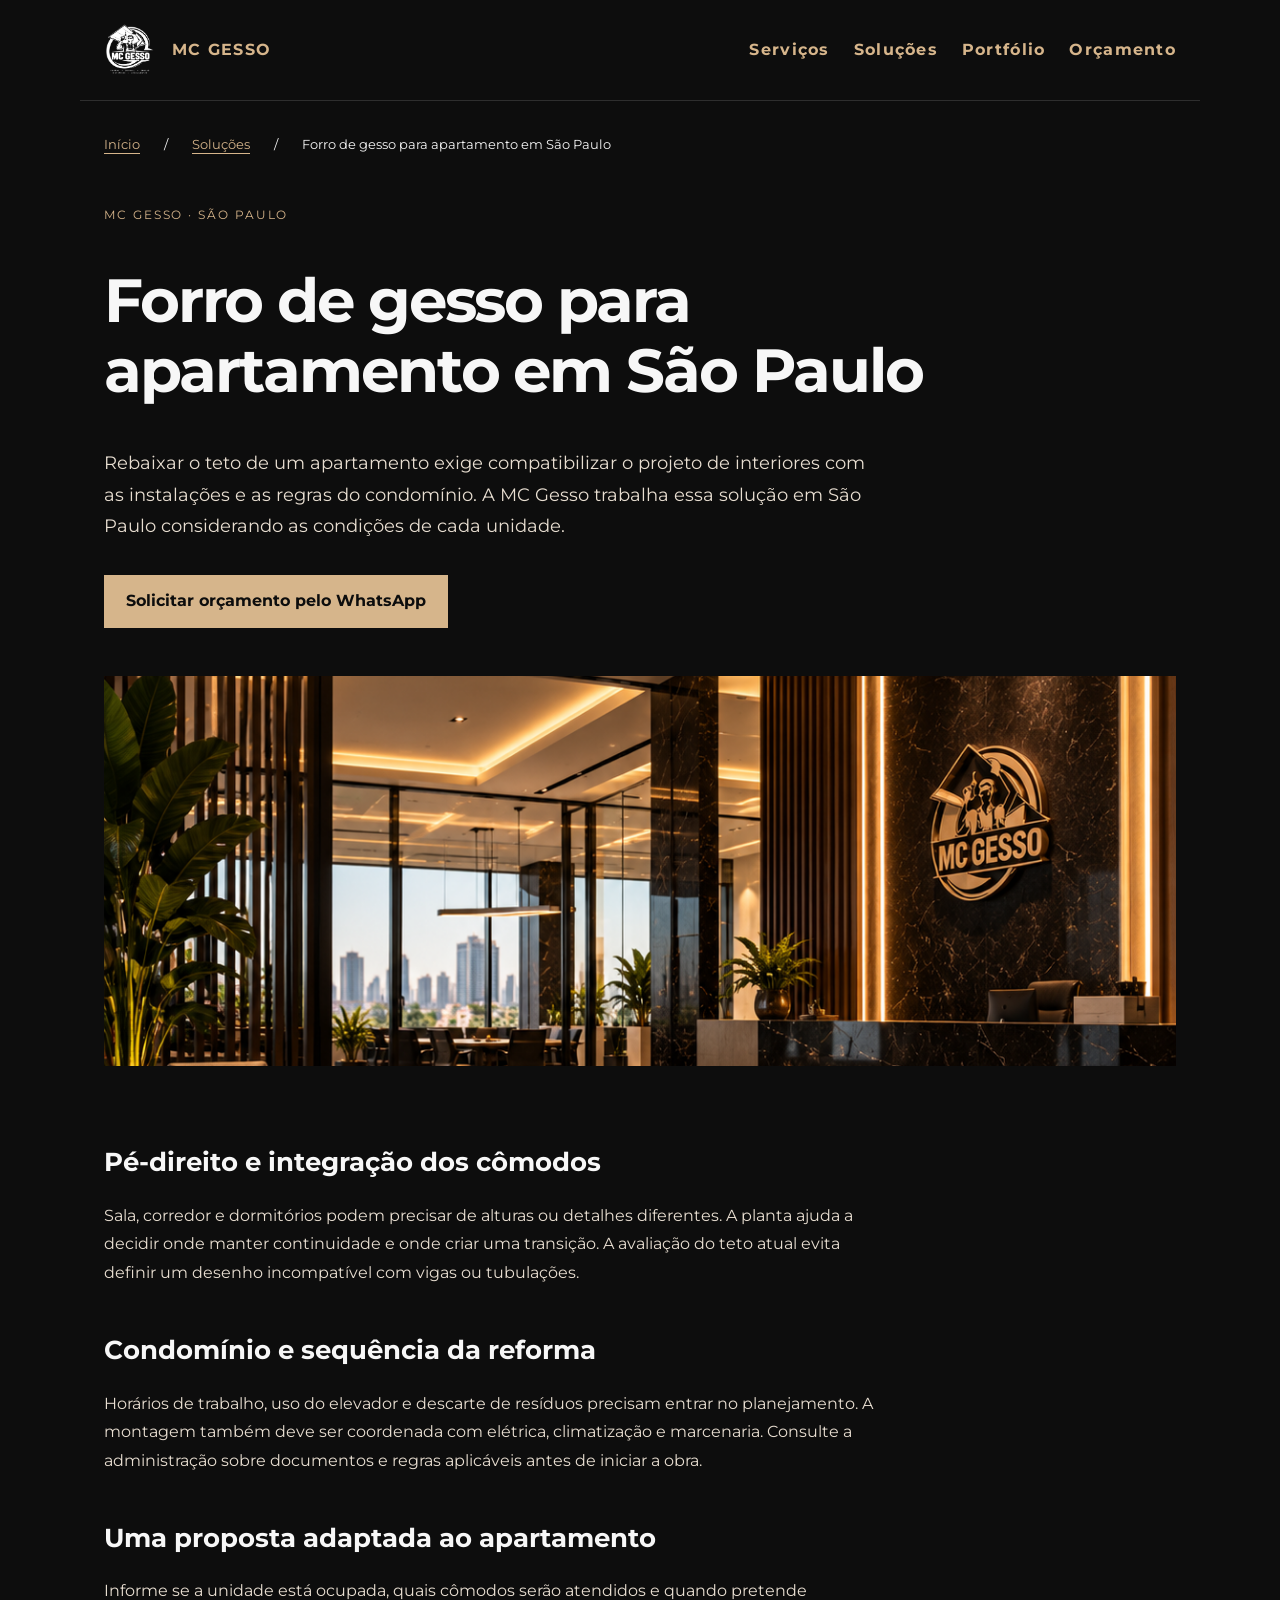
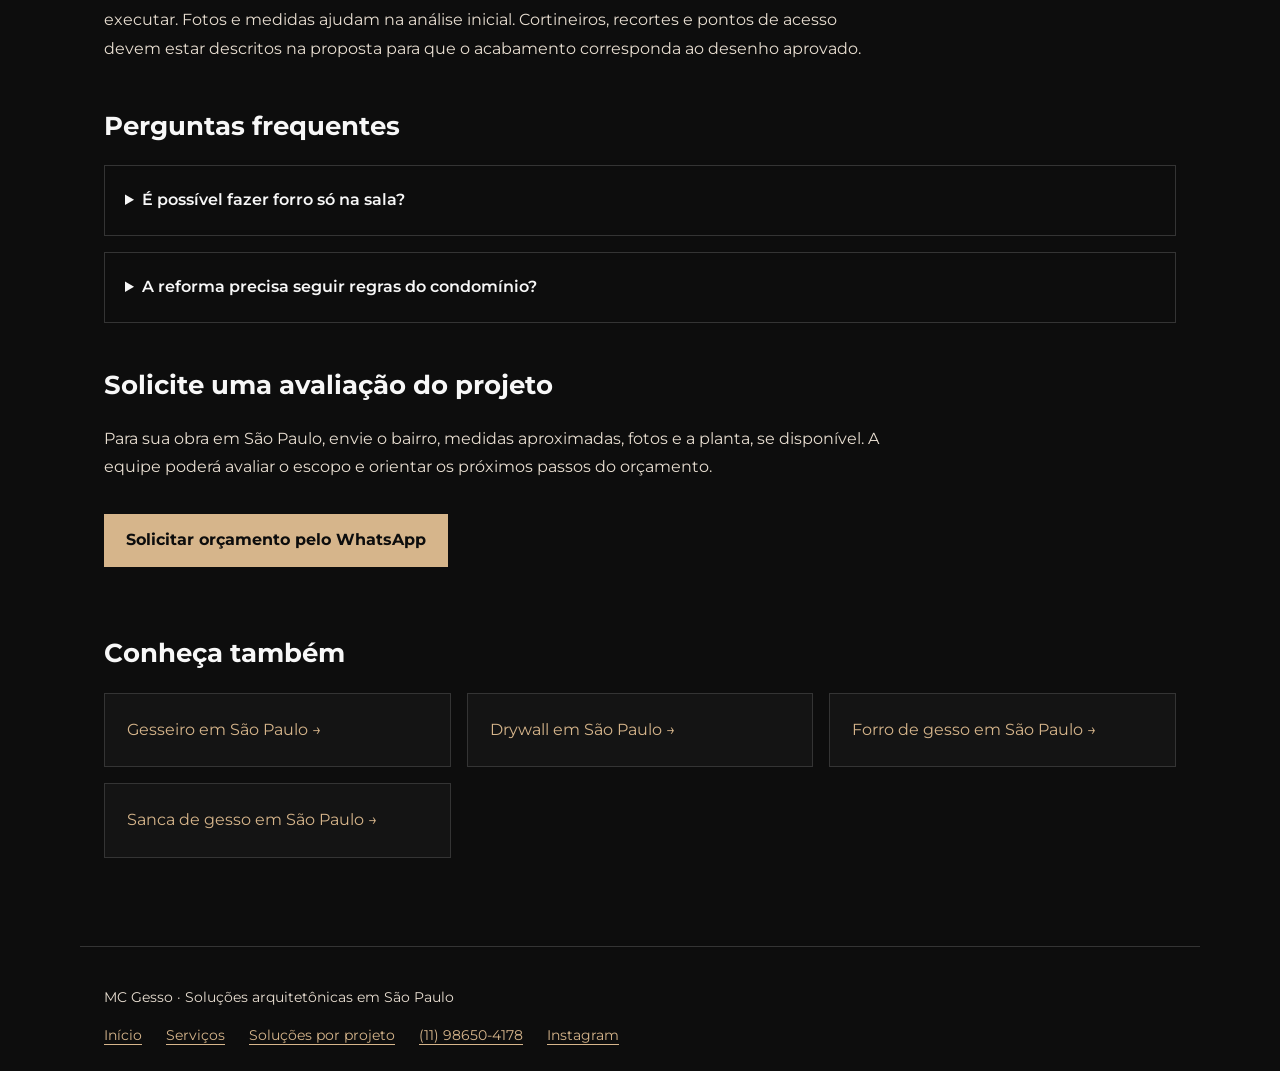
<file: solucoes/forro-de-gesso-para-apartamento-em-sao-paulo/index.html>
<!DOCTYPE html>
<html lang="pt-BR"><head><meta charset="UTF-8" /><meta name="viewport" content="width=device-width, initial-scale=1" />
<title>Forro de gesso para apartamento em São Paulo | MC Gesso</title>
<link rel="canonical" href="https://mcgesso.com.br/solucoes/forro-de-gesso-para-apartamento-em-sao-paulo/" />
<meta name="description" content="Forro de gesso para apartamento em São Paulo: planeje altura, iluminação e regras de condomínio com a MC Gesso. Solicite orçamento para sua obra." />
<meta name="robots" content="index, follow, max-image-preview:large" />
<meta property="og:locale" content="pt_BR" />
<meta property="og:type" content="website" />
<meta property="og:site_name" content="MC Gesso" />
<meta property="og:title" content="Forro de gesso para apartamento em São Paulo | MC Gesso" />
<meta property="og:description" content="Forro de gesso para apartamento em São Paulo: planeje altura, iluminação e regras de condomínio com a MC Gesso. Solicite orçamento para sua obra." />
<meta property="og:url" content="https://mcgesso.com.br/solucoes/forro-de-gesso-para-apartamento-em-sao-paulo/" />
<meta property="og:image" content="https://mcgesso.com.br/assets/portfolio/portfolio_06.png" />
<meta property="og:image:alt" content="Ambiente corporativo — portfólio MC Gesso" />
<meta name="twitter:card" content="summary_large_image" />
<meta name="twitter:title" content="Forro de gesso para apartamento em São Paulo | MC Gesso" />
<meta name="twitter:description" content="Forro de gesso para apartamento em São Paulo: planeje altura, iluminação e regras de condomínio com a MC Gesso. Solicite orçamento para sua obra." />
<meta name="twitter:image" content="https://mcgesso.com.br/assets/portfolio/portfolio_06.png" />
<link rel="icon" type="image/png" href="/assets/brand/logo_mc_gesso_white.png" />
<link rel="preconnect" href="https://fonts.googleapis.com" /><link rel="preconnect" href="https://fonts.gstatic.com" crossorigin />
<link href="https://fonts.googleapis.com/css2?family=Montserrat:wght@400;500;600;700;800&display=swap" rel="stylesheet" />
<link rel="stylesheet" href="/assets/css/services.css" />
<script type="application/ld+json">{"@context": "https://schema.org", "@graph": [{"@type": "BreadcrumbList", "itemListElement": [{"@type": "ListItem", "position": 1, "name": "Início", "item": "https://mcgesso.com.br/"}, {"@type": "ListItem", "position": 2, "name": "Soluções", "item": "https://mcgesso.com.br/solucoes/"}, {"@type": "ListItem", "position": 3, "name": "Forro de gesso para apartamento em São Paulo", "item": "https://mcgesso.com.br/solucoes/forro-de-gesso-para-apartamento-em-sao-paulo/"}]}, {"@type": "Service", "@id": "https://mcgesso.com.br/solucoes/forro-de-gesso-para-apartamento-em-sao-paulo/#service", "name": "Forro de gesso para apartamento em São Paulo", "description": "Forro de gesso para apartamento em São Paulo: planeje altura, iluminação e regras de condomínio com a MC Gesso. Solicite orçamento para sua obra.", "url": "https://mcgesso.com.br/solucoes/forro-de-gesso-para-apartamento-em-sao-paulo/", "provider": {"@id": "https://mcgesso.com.br/#business"}, "areaServed": {"@type": "City", "name": "São Paulo"}}, {"@type": "FAQPage", "mainEntity": [{"@type": "Question", "name": "É possível fazer forro só na sala?", "acceptedAnswer": {"@type": "Answer", "text": "Sim, desde que a solução seja compatível com o ambiente e com as instalações. Não é necessário rebaixar todo o apartamento."}}, {"@type": "Question", "name": "A reforma precisa seguir regras do condomínio?", "acceptedAnswer": {"@type": "Answer", "text": "Sim. Confirme previamente horários, acesso, documentação e condições para execução com a administração."}}]}]}</script>
</head><body><a class="skip" href="#conteudo">Ir para o conteúdo</a>
<header><a href="/"><img src="/assets/brand/logo_mc_gesso_white.png" alt="" width="52" height="52" />MC GESSO</a><nav aria-label="Menu principal"><a href="/servicos/">Serviços</a><a href="/solucoes/">Soluções</a><a href="/#portfolio">Portfólio</a><a href="/#orcamento">Orçamento</a></nav></header>
<main id="conteudo"><nav class="breadcrumb" aria-label="Caminho da página"><a href="/">Início</a> <span aria-hidden="true">/</span> <a href="/solucoes/">Soluções</a> <span aria-hidden="true">/</span> <span aria-current="page">Forro de gesso para apartamento em São Paulo</span></nav><p class="eyebrow">MC Gesso · São Paulo</p><h1>Forro de gesso para apartamento em São Paulo</h1><p class="lead">Rebaixar o teto de um apartamento exige compatibilizar o projeto de interiores com as instalações e as regras do condomínio. A MC Gesso trabalha essa solução em São Paulo considerando as condições de cada unidade.</p><a class="cta" href="https://wa.me/5511986504178?text=Ol%C3%A1%2C%20MC%20Gesso%21%20Gostaria%20de%20um%20or%C3%A7amento%3A%20Forro%20de%20gesso%20para%20apartamento%20em%20S%C3%A3o%20Paulo.%20Bairro%3A%20__.%20Medidas%20aproximadas%3A%20__.%20Prazo%20desejado%3A%20__.">Solicitar orçamento pelo WhatsApp</a><img class="cover" src="/assets/portfolio/portfolio_06.png" width="1122" height="1402" alt="Ambiente corporativo do portfólio MC Gesso" /><section><h2>Pé-direito e integração dos cômodos</h2><p>Sala, corredor e dormitórios podem precisar de alturas ou detalhes diferentes. A planta ajuda a decidir onde manter continuidade e onde criar uma transição. A avaliação do teto atual evita definir um desenho incompatível com vigas ou tubulações.</p></section><section><h2>Condomínio e sequência da reforma</h2><p>Horários de trabalho, uso do elevador e descarte de resíduos precisam entrar no planejamento. A montagem também deve ser coordenada com elétrica, climatização e marcenaria. Consulte a administração sobre documentos e regras aplicáveis antes de iniciar a obra.</p></section><section><h2>Uma proposta adaptada ao apartamento</h2><p>Informe se a unidade está ocupada, quais cômodos serão atendidos e quando pretende executar. Fotos e medidas ajudam na análise inicial. Cortineiros, recortes e pontos de acesso devem estar descritos na proposta para que o acabamento corresponda ao desenho aprovado.</p></section><section aria-labelledby="perguntas"><h2 id="perguntas">Perguntas frequentes</h2><details><summary>É possível fazer forro só na sala?</summary><p>Sim, desde que a solução seja compatível com o ambiente e com as instalações. Não é necessário rebaixar todo o apartamento.</p></details><details><summary>A reforma precisa seguir regras do condomínio?</summary><p>Sim. Confirme previamente horários, acesso, documentação e condições para execução com a administração.</p></details></section><section><h2>Solicite uma avaliação do projeto</h2><p>Para sua obra em São Paulo, envie o bairro, medidas aproximadas, fotos e a planta, se disponível. A equipe poderá avaliar o escopo e orientar os próximos passos do orçamento.</p><a class="cta" href="https://wa.me/5511986504178?text=Ol%C3%A1%2C%20MC%20Gesso%21%20Gostaria%20de%20um%20or%C3%A7amento%3A%20Forro%20de%20gesso%20para%20apartamento%20em%20S%C3%A3o%20Paulo.%20Bairro%3A%20__.%20Medidas%20aproximadas%3A%20__.%20Prazo%20desejado%3A%20__.">Solicitar orçamento pelo WhatsApp</a></section><section><h2>Conheça também</h2><ul class="cards"><li><a href="/servicos/gesseiro-em-sao-paulo/">Gesseiro em São Paulo →</a></li><li><a href="/servicos/drywall-em-sao-paulo/">Drywall em São Paulo →</a></li><li><a href="/servicos/forro-de-gesso-em-sao-paulo/">Forro de gesso em São Paulo →</a></li><li><a href="/servicos/sanca-de-gesso-em-sao-paulo/">Sanca de gesso em São Paulo →</a></li></ul></section></main>
<footer><p>MC Gesso · Soluções arquitetônicas em São Paulo</p><nav aria-label="Links do rodapé"><a href="/">Início</a><a href="/servicos/">Serviços</a><a href="/solucoes/">Soluções por projeto</a><a href="tel:+5511986504178">(11) 98650-4178</a><a href="https://www.instagram.com/mc.gesso.ofc/">Instagram</a></nav></footer></body></html>
</file>
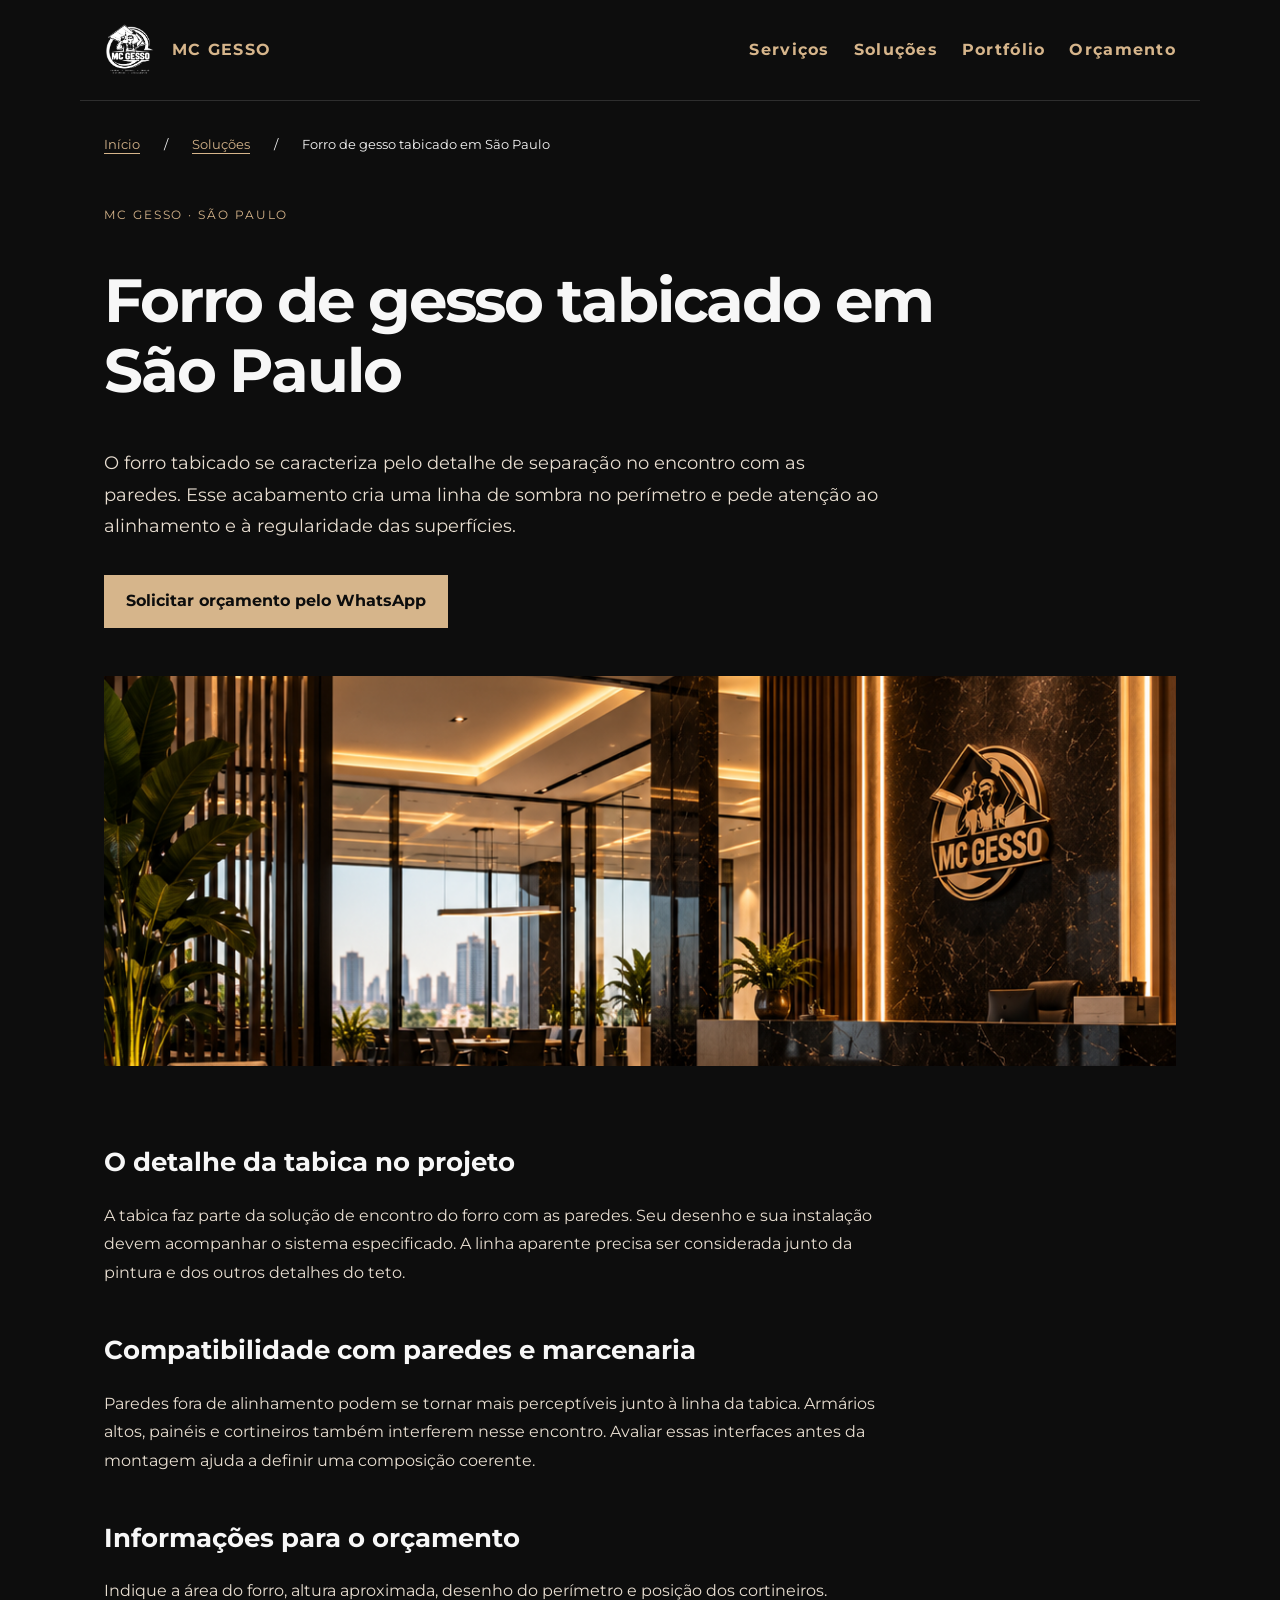
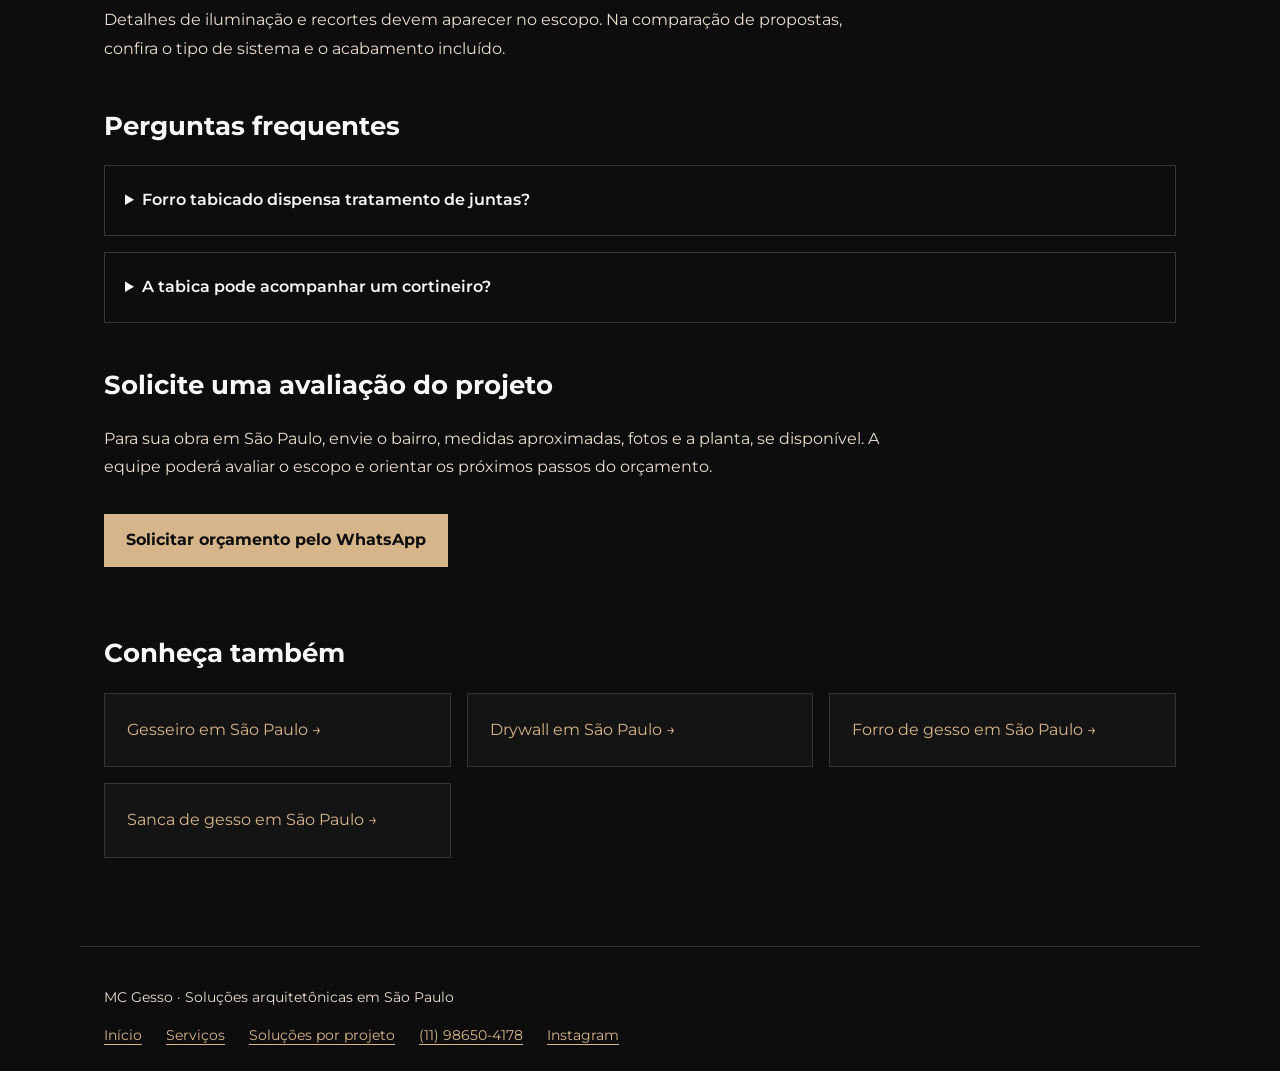
<file: solucoes/forro-de-gesso-tabicado-em-sao-paulo/index.html>
<!DOCTYPE html>
<html lang="pt-BR"><head><meta charset="UTF-8" /><meta name="viewport" content="width=device-width, initial-scale=1" />
<title>Forro de gesso tabicado em São Paulo | MC Gesso</title>
<link rel="canonical" href="https://mcgesso.com.br/solucoes/forro-de-gesso-tabicado-em-sao-paulo/" />
<meta name="description" content="Forro de gesso tabicado em São Paulo com acabamento perimetral para projetos residenciais e comerciais. Conheça a solução e consulte a MC Gesso." />
<meta name="robots" content="index, follow, max-image-preview:large" />
<meta property="og:locale" content="pt_BR" />
<meta property="og:type" content="website" />
<meta property="og:site_name" content="MC Gesso" />
<meta property="og:title" content="Forro de gesso tabicado em São Paulo | MC Gesso" />
<meta property="og:description" content="Forro de gesso tabicado em São Paulo com acabamento perimetral para projetos residenciais e comerciais. Conheça a solução e consulte a MC Gesso." />
<meta property="og:url" content="https://mcgesso.com.br/solucoes/forro-de-gesso-tabicado-em-sao-paulo/" />
<meta property="og:image" content="https://mcgesso.com.br/assets/portfolio/portfolio_06.png" />
<meta property="og:image:alt" content="Ambiente corporativo — portfólio MC Gesso" />
<meta name="twitter:card" content="summary_large_image" />
<meta name="twitter:title" content="Forro de gesso tabicado em São Paulo | MC Gesso" />
<meta name="twitter:description" content="Forro de gesso tabicado em São Paulo com acabamento perimetral para projetos residenciais e comerciais. Conheça a solução e consulte a MC Gesso." />
<meta name="twitter:image" content="https://mcgesso.com.br/assets/portfolio/portfolio_06.png" />
<link rel="icon" type="image/png" href="/assets/brand/logo_mc_gesso_white.png" />
<link rel="preconnect" href="https://fonts.googleapis.com" /><link rel="preconnect" href="https://fonts.gstatic.com" crossorigin />
<link href="https://fonts.googleapis.com/css2?family=Montserrat:wght@400;500;600;700;800&display=swap" rel="stylesheet" />
<link rel="stylesheet" href="/assets/css/services.css" />
<script type="application/ld+json">{"@context": "https://schema.org", "@graph": [{"@type": "BreadcrumbList", "itemListElement": [{"@type": "ListItem", "position": 1, "name": "Início", "item": "https://mcgesso.com.br/"}, {"@type": "ListItem", "position": 2, "name": "Soluções", "item": "https://mcgesso.com.br/solucoes/"}, {"@type": "ListItem", "position": 3, "name": "Forro de gesso tabicado em São Paulo", "item": "https://mcgesso.com.br/solucoes/forro-de-gesso-tabicado-em-sao-paulo/"}]}, {"@type": "Service", "@id": "https://mcgesso.com.br/solucoes/forro-de-gesso-tabicado-em-sao-paulo/#service", "name": "Forro de gesso tabicado em São Paulo", "description": "Forro de gesso tabicado em São Paulo com acabamento perimetral para projetos residenciais e comerciais. Conheça a solução e consulte a MC Gesso.", "url": "https://mcgesso.com.br/solucoes/forro-de-gesso-tabicado-em-sao-paulo/", "provider": {"@id": "https://mcgesso.com.br/#business"}, "areaServed": {"@type": "City", "name": "São Paulo"}}, {"@type": "FAQPage", "mainEntity": [{"@type": "Question", "name": "Forro tabicado dispensa tratamento de juntas?", "acceptedAnswer": {"@type": "Answer", "text": "Não. As juntas entre chapas continuam exigindo tratamento adequado. A tabica corresponde ao detalhe do perímetro."}}, {"@type": "Question", "name": "A tabica pode acompanhar um cortineiro?", "acceptedAnswer": {"@type": "Answer", "text": "A combinação pode ser prevista no projeto, com detalhamento dos encontros e espaço necessário para a cortina."}}]}]}</script>
</head><body><a class="skip" href="#conteudo">Ir para o conteúdo</a>
<header><a href="/"><img src="/assets/brand/logo_mc_gesso_white.png" alt="" width="52" height="52" />MC GESSO</a><nav aria-label="Menu principal"><a href="/servicos/">Serviços</a><a href="/solucoes/">Soluções</a><a href="/#portfolio">Portfólio</a><a href="/#orcamento">Orçamento</a></nav></header>
<main id="conteudo"><nav class="breadcrumb" aria-label="Caminho da página"><a href="/">Início</a> <span aria-hidden="true">/</span> <a href="/solucoes/">Soluções</a> <span aria-hidden="true">/</span> <span aria-current="page">Forro de gesso tabicado em São Paulo</span></nav><p class="eyebrow">MC Gesso · São Paulo</p><h1>Forro de gesso tabicado em São Paulo</h1><p class="lead">O forro tabicado se caracteriza pelo detalhe de separação no encontro com as paredes. Esse acabamento cria uma linha de sombra no perímetro e pede atenção ao alinhamento e à regularidade das superfícies.</p><a class="cta" href="https://wa.me/5511986504178?text=Ol%C3%A1%2C%20MC%20Gesso%21%20Gostaria%20de%20um%20or%C3%A7amento%3A%20Forro%20de%20gesso%20tabicado%20em%20S%C3%A3o%20Paulo.%20Bairro%3A%20__.%20Medidas%20aproximadas%3A%20__.%20Prazo%20desejado%3A%20__.">Solicitar orçamento pelo WhatsApp</a><img class="cover" src="/assets/portfolio/portfolio_06.png" width="1122" height="1402" alt="Ambiente corporativo do portfólio MC Gesso" /><section><h2>O detalhe da tabica no projeto</h2><p>A tabica faz parte da solução de encontro do forro com as paredes. Seu desenho e sua instalação devem acompanhar o sistema especificado. A linha aparente precisa ser considerada junto da pintura e dos outros detalhes do teto.</p></section><section><h2>Compatibilidade com paredes e marcenaria</h2><p>Paredes fora de alinhamento podem se tornar mais perceptíveis junto à linha da tabica. Armários altos, painéis e cortineiros também interferem nesse encontro. Avaliar essas interfaces antes da montagem ajuda a definir uma composição coerente.</p></section><section><h2>Informações para o orçamento</h2><p>Indique a área do forro, altura aproximada, desenho do perímetro e posição dos cortineiros. Detalhes de iluminação e recortes devem aparecer no escopo. Na comparação de propostas, confira o tipo de sistema e o acabamento incluído.</p></section><section aria-labelledby="perguntas"><h2 id="perguntas">Perguntas frequentes</h2><details><summary>Forro tabicado dispensa tratamento de juntas?</summary><p>Não. As juntas entre chapas continuam exigindo tratamento adequado. A tabica corresponde ao detalhe do perímetro.</p></details><details><summary>A tabica pode acompanhar um cortineiro?</summary><p>A combinação pode ser prevista no projeto, com detalhamento dos encontros e espaço necessário para a cortina.</p></details></section><section><h2>Solicite uma avaliação do projeto</h2><p>Para sua obra em São Paulo, envie o bairro, medidas aproximadas, fotos e a planta, se disponível. A equipe poderá avaliar o escopo e orientar os próximos passos do orçamento.</p><a class="cta" href="https://wa.me/5511986504178?text=Ol%C3%A1%2C%20MC%20Gesso%21%20Gostaria%20de%20um%20or%C3%A7amento%3A%20Forro%20de%20gesso%20tabicado%20em%20S%C3%A3o%20Paulo.%20Bairro%3A%20__.%20Medidas%20aproximadas%3A%20__.%20Prazo%20desejado%3A%20__.">Solicitar orçamento pelo WhatsApp</a></section><section><h2>Conheça também</h2><ul class="cards"><li><a href="/servicos/gesseiro-em-sao-paulo/">Gesseiro em São Paulo →</a></li><li><a href="/servicos/drywall-em-sao-paulo/">Drywall em São Paulo →</a></li><li><a href="/servicos/forro-de-gesso-em-sao-paulo/">Forro de gesso em São Paulo →</a></li><li><a href="/servicos/sanca-de-gesso-em-sao-paulo/">Sanca de gesso em São Paulo →</a></li></ul></section></main>
<footer><p>MC Gesso · Soluções arquitetônicas em São Paulo</p><nav aria-label="Links do rodapé"><a href="/">Início</a><a href="/servicos/">Serviços</a><a href="/solucoes/">Soluções por projeto</a><a href="tel:+5511986504178">(11) 98650-4178</a><a href="https://www.instagram.com/mc.gesso.ofc/">Instagram</a></nav></footer></body></html>
</file>
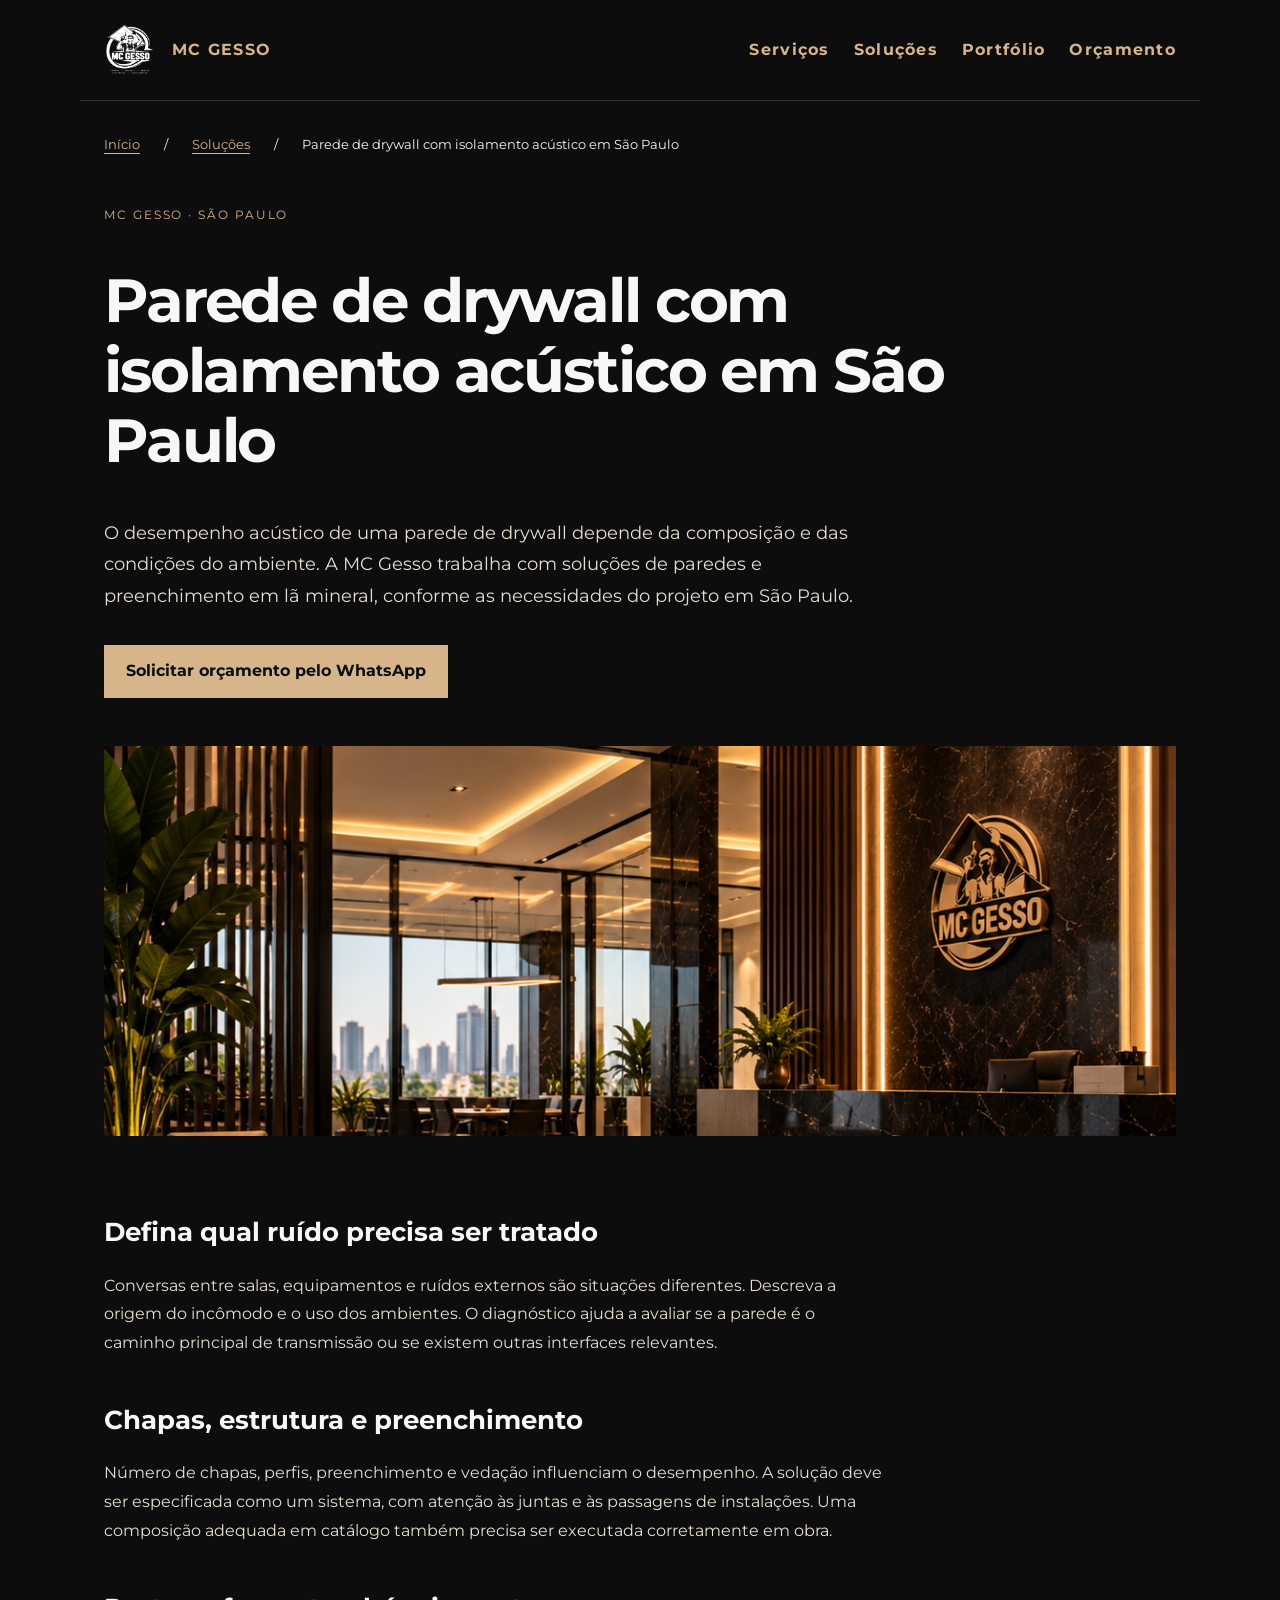
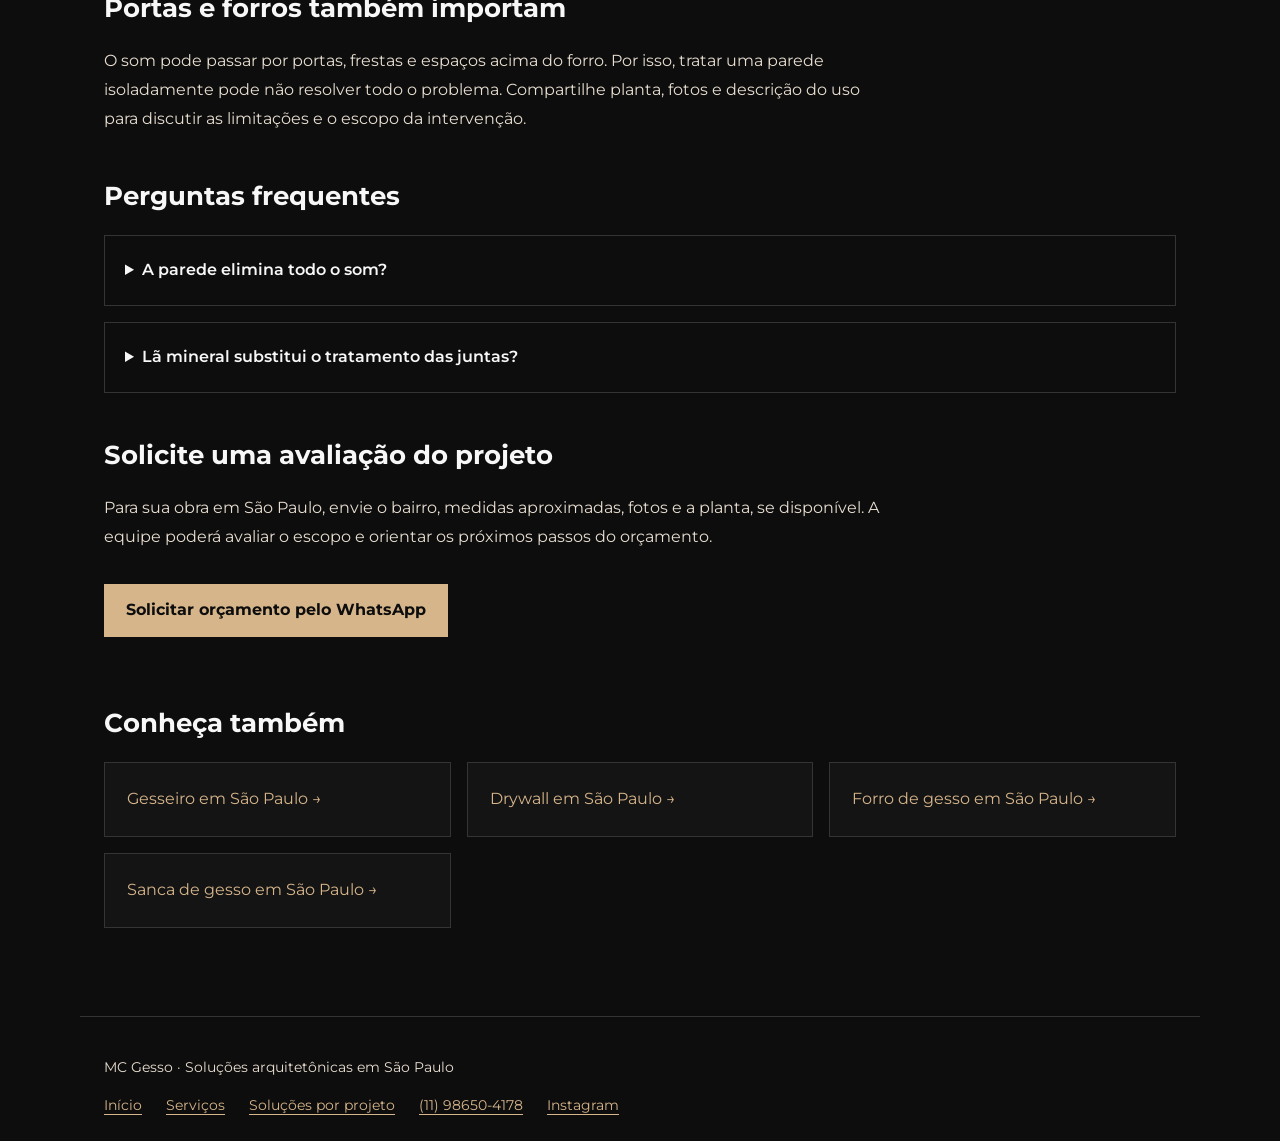
<file: solucoes/parede-de-drywall-com-isolamento-acustico-em-sao-paulo/index.html>
<!DOCTYPE html>
<html lang="pt-BR"><head><meta charset="UTF-8" /><meta name="viewport" content="width=device-width, initial-scale=1" />
<title>Parede de drywall com isolamento acústico em São Paulo | MC Gesso</title>
<link rel="canonical" href="https://mcgesso.com.br/solucoes/parede-de-drywall-com-isolamento-acustico-em-sao-paulo/" />
<meta name="description" content="Parede de drywall com isolamento acústico em São Paulo para ambientes residenciais e comerciais. Consulte a MC Gesso sobre composição e execução." />
<meta name="robots" content="index, follow, max-image-preview:large" />
<meta property="og:locale" content="pt_BR" />
<meta property="og:type" content="website" />
<meta property="og:site_name" content="MC Gesso" />
<meta property="og:title" content="Parede de drywall com isolamento acústico em São Paulo | MC Gesso" />
<meta property="og:description" content="Parede de drywall com isolamento acústico em São Paulo para ambientes residenciais e comerciais. Consulte a MC Gesso sobre composição e execução." />
<meta property="og:url" content="https://mcgesso.com.br/solucoes/parede-de-drywall-com-isolamento-acustico-em-sao-paulo/" />
<meta property="og:image" content="https://mcgesso.com.br/assets/portfolio/portfolio_06.png" />
<meta property="og:image:alt" content="Ambiente corporativo — portfólio MC Gesso" />
<meta name="twitter:card" content="summary_large_image" />
<meta name="twitter:title" content="Parede de drywall com isolamento acústico em São Paulo | MC Gesso" />
<meta name="twitter:description" content="Parede de drywall com isolamento acústico em São Paulo para ambientes residenciais e comerciais. Consulte a MC Gesso sobre composição e execução." />
<meta name="twitter:image" content="https://mcgesso.com.br/assets/portfolio/portfolio_06.png" />
<link rel="icon" type="image/png" href="/assets/brand/logo_mc_gesso_white.png" />
<link rel="preconnect" href="https://fonts.googleapis.com" /><link rel="preconnect" href="https://fonts.gstatic.com" crossorigin />
<link href="https://fonts.googleapis.com/css2?family=Montserrat:wght@400;500;600;700;800&display=swap" rel="stylesheet" />
<link rel="stylesheet" href="/assets/css/services.css" />
<script type="application/ld+json">{"@context": "https://schema.org", "@graph": [{"@type": "BreadcrumbList", "itemListElement": [{"@type": "ListItem", "position": 1, "name": "Início", "item": "https://mcgesso.com.br/"}, {"@type": "ListItem", "position": 2, "name": "Soluções", "item": "https://mcgesso.com.br/solucoes/"}, {"@type": "ListItem", "position": 3, "name": "Parede de drywall com isolamento acústico em São Paulo", "item": "https://mcgesso.com.br/solucoes/parede-de-drywall-com-isolamento-acustico-em-sao-paulo/"}]}, {"@type": "Service", "@id": "https://mcgesso.com.br/solucoes/parede-de-drywall-com-isolamento-acustico-em-sao-paulo/#service", "name": "Parede de drywall com isolamento acústico em São Paulo", "description": "Parede de drywall com isolamento acústico em São Paulo para ambientes residenciais e comerciais. Consulte a MC Gesso sobre composição e execução.", "url": "https://mcgesso.com.br/solucoes/parede-de-drywall-com-isolamento-acustico-em-sao-paulo/", "provider": {"@id": "https://mcgesso.com.br/#business"}, "areaServed": {"@type": "City", "name": "São Paulo"}}, {"@type": "FAQPage", "mainEntity": [{"@type": "Question", "name": "A parede elimina todo o som?", "acceptedAnswer": {"@type": "Answer", "text": "Não se deve prometer eliminação total. O desempenho depende do sistema e dos caminhos de transmissão no imóvel."}}, {"@type": "Question", "name": "Lã mineral substitui o tratamento das juntas?", "acceptedAnswer": {"@type": "Answer", "text": "Não. Preenchimento, chapas, estrutura e vedação têm funções complementares e precisam seguir a especificação do sistema."}}]}]}</script>
</head><body><a class="skip" href="#conteudo">Ir para o conteúdo</a>
<header><a href="/"><img src="/assets/brand/logo_mc_gesso_white.png" alt="" width="52" height="52" />MC GESSO</a><nav aria-label="Menu principal"><a href="/servicos/">Serviços</a><a href="/solucoes/">Soluções</a><a href="/#portfolio">Portfólio</a><a href="/#orcamento">Orçamento</a></nav></header>
<main id="conteudo"><nav class="breadcrumb" aria-label="Caminho da página"><a href="/">Início</a> <span aria-hidden="true">/</span> <a href="/solucoes/">Soluções</a> <span aria-hidden="true">/</span> <span aria-current="page">Parede de drywall com isolamento acústico em São Paulo</span></nav><p class="eyebrow">MC Gesso · São Paulo</p><h1>Parede de drywall com isolamento acústico em São Paulo</h1><p class="lead">O desempenho acústico de uma parede de drywall depende da composição e das condições do ambiente. A MC Gesso trabalha com soluções de paredes e preenchimento em lã mineral, conforme as necessidades do projeto em São Paulo.</p><a class="cta" href="https://wa.me/5511986504178?text=Ol%C3%A1%2C%20MC%20Gesso%21%20Gostaria%20de%20um%20or%C3%A7amento%3A%20Parede%20de%20drywall%20com%20isolamento%20ac%C3%BAstico%20em%20S%C3%A3o%20Paulo.%20Bairro%3A%20__.%20Medidas%20aproximadas%3A%20__.%20Prazo%20desejado%3A%20__.">Solicitar orçamento pelo WhatsApp</a><img class="cover" src="/assets/portfolio/portfolio_06.png" width="1122" height="1402" alt="Ambiente corporativo do portfólio MC Gesso" /><section><h2>Defina qual ruído precisa ser tratado</h2><p>Conversas entre salas, equipamentos e ruídos externos são situações diferentes. Descreva a origem do incômodo e o uso dos ambientes. O diagnóstico ajuda a avaliar se a parede é o caminho principal de transmissão ou se existem outras interfaces relevantes.</p></section><section><h2>Chapas, estrutura e preenchimento</h2><p>Número de chapas, perfis, preenchimento e vedação influenciam o desempenho. A solução deve ser especificada como um sistema, com atenção às juntas e às passagens de instalações. Uma composição adequada em catálogo também precisa ser executada corretamente em obra.</p></section><section><h2>Portas e forros também importam</h2><p>O som pode passar por portas, frestas e espaços acima do forro. Por isso, tratar uma parede isoladamente pode não resolver todo o problema. Compartilhe planta, fotos e descrição do uso para discutir as limitações e o escopo da intervenção.</p></section><section aria-labelledby="perguntas"><h2 id="perguntas">Perguntas frequentes</h2><details><summary>A parede elimina todo o som?</summary><p>Não se deve prometer eliminação total. O desempenho depende do sistema e dos caminhos de transmissão no imóvel.</p></details><details><summary>Lã mineral substitui o tratamento das juntas?</summary><p>Não. Preenchimento, chapas, estrutura e vedação têm funções complementares e precisam seguir a especificação do sistema.</p></details></section><section><h2>Solicite uma avaliação do projeto</h2><p>Para sua obra em São Paulo, envie o bairro, medidas aproximadas, fotos e a planta, se disponível. A equipe poderá avaliar o escopo e orientar os próximos passos do orçamento.</p><a class="cta" href="https://wa.me/5511986504178?text=Ol%C3%A1%2C%20MC%20Gesso%21%20Gostaria%20de%20um%20or%C3%A7amento%3A%20Parede%20de%20drywall%20com%20isolamento%20ac%C3%BAstico%20em%20S%C3%A3o%20Paulo.%20Bairro%3A%20__.%20Medidas%20aproximadas%3A%20__.%20Prazo%20desejado%3A%20__.">Solicitar orçamento pelo WhatsApp</a></section><section><h2>Conheça também</h2><ul class="cards"><li><a href="/servicos/gesseiro-em-sao-paulo/">Gesseiro em São Paulo →</a></li><li><a href="/servicos/drywall-em-sao-paulo/">Drywall em São Paulo →</a></li><li><a href="/servicos/forro-de-gesso-em-sao-paulo/">Forro de gesso em São Paulo →</a></li><li><a href="/servicos/sanca-de-gesso-em-sao-paulo/">Sanca de gesso em São Paulo →</a></li></ul></section></main>
<footer><p>MC Gesso · Soluções arquitetônicas em São Paulo</p><nav aria-label="Links do rodapé"><a href="/">Início</a><a href="/servicos/">Serviços</a><a href="/solucoes/">Soluções por projeto</a><a href="tel:+5511986504178">(11) 98650-4178</a><a href="https://www.instagram.com/mc.gesso.ofc/">Instagram</a></nav></footer></body></html>
</file>
<file: assets/css/services.css>
:root{color-scheme:dark;--gold:#D6B58B;--text:#F7F7F7;--muted:#E8DED1}*{box-sizing:border-box}body{margin:0;background:#0D0D0D;color:var(--text);font-family:Montserrat,Arial,sans-serif;line-height:1.8}a{color:var(--gold);text-underline-offset:4px}a:focus-visible,summary:focus-visible{outline:2px solid var(--gold);outline-offset:5px}header,main,footer{max-width:1120px;margin:auto;padding:24px}header{display:flex;align-items:center;justify-content:space-between;gap:24px;border-bottom:1px solid #2e2e2e}header img{width:52px;height:52px;object-fit:contain}header a{display:flex;align-items:center;gap:16px;text-decoration:none;letter-spacing:.08em;font-weight:700}nav{display:flex;flex-wrap:wrap;gap:10px 24px}main{padding-top:32px;padding-bottom:72px}.breadcrumb{font-size:.8rem;margin-bottom:48px}.eyebrow{text-transform:uppercase;letter-spacing:.16em;font-size:.75rem;color:var(--gold)}h1{font-size:clamp(2rem,5vw,3.8rem);line-height:1.15;letter-spacing:-.035em;max-width:950px}h2{line-height:1.35;font-size:1.65rem}p{color:var(--muted);max-width:780px}.lead{font-size:1.1rem}.cta{display:inline-block;background:var(--gold);color:#0d0d0d;padding:12px 22px;font-weight:700;text-decoration:none;margin:16px 0 24px}.cover{width:100%;height:clamp(200px,32vw,390px);object-fit:cover;margin:24px 0}section{margin-top:44px}details{border:1px solid #343434;padding:20px;margin:16px 0}summary{cursor:pointer;font-weight:600}details p{margin-bottom:0}.cards{display:grid;grid-template-columns:repeat(auto-fit,minmax(min(100%,260px),1fr));gap:16px;padding:0;list-style:none}.cards a{display:block;height:100%;padding:22px;border:1px solid #343434;background:#141414;text-decoration:none}.cards a:hover{border-color:var(--gold)}footer{border-top:1px solid #343434;font-size:.85rem}.skip{position:absolute;left:10px;top:-100px;background:#0d0d0d;padding:10px}.skip:focus{top:10px}@media(max-width:600px){header{align-items:flex-start;flex-direction:column}header nav{font-size:.85rem}.breadcrumb{margin-bottom:32px}}
</file>
